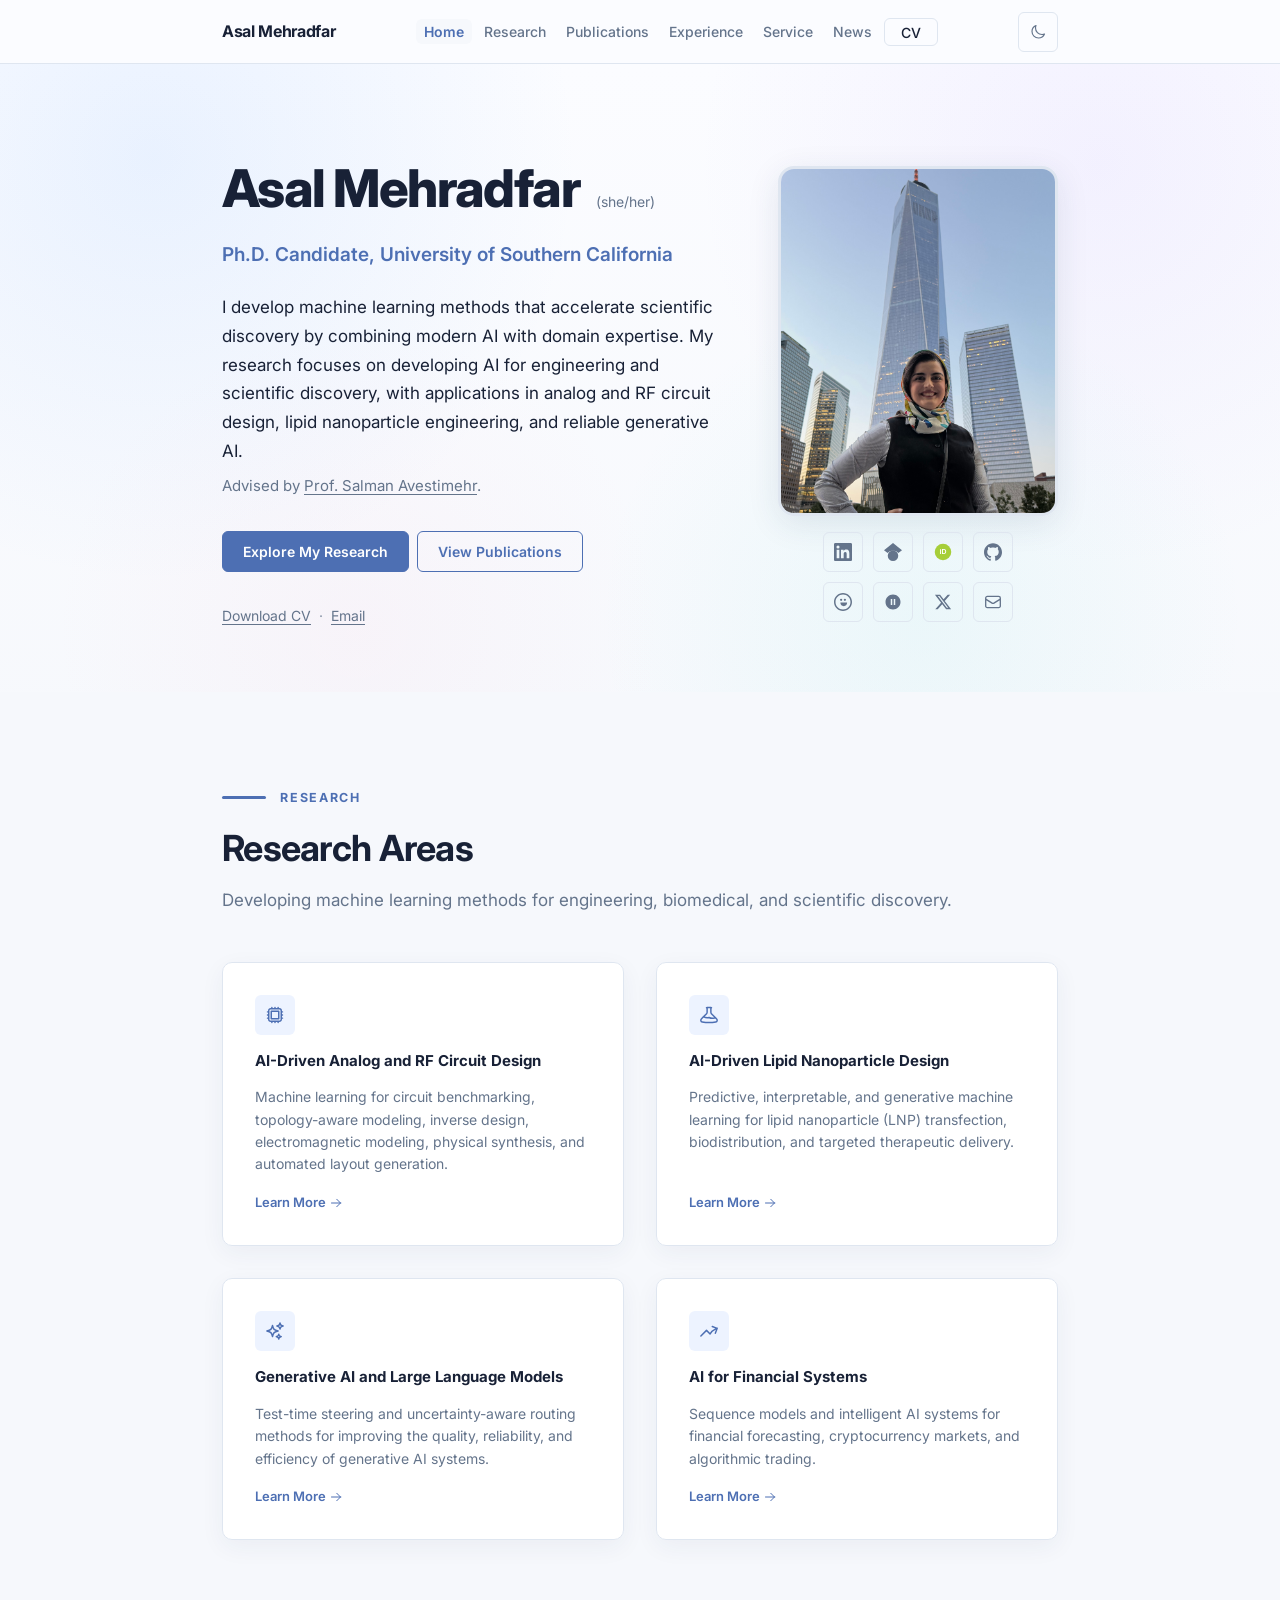
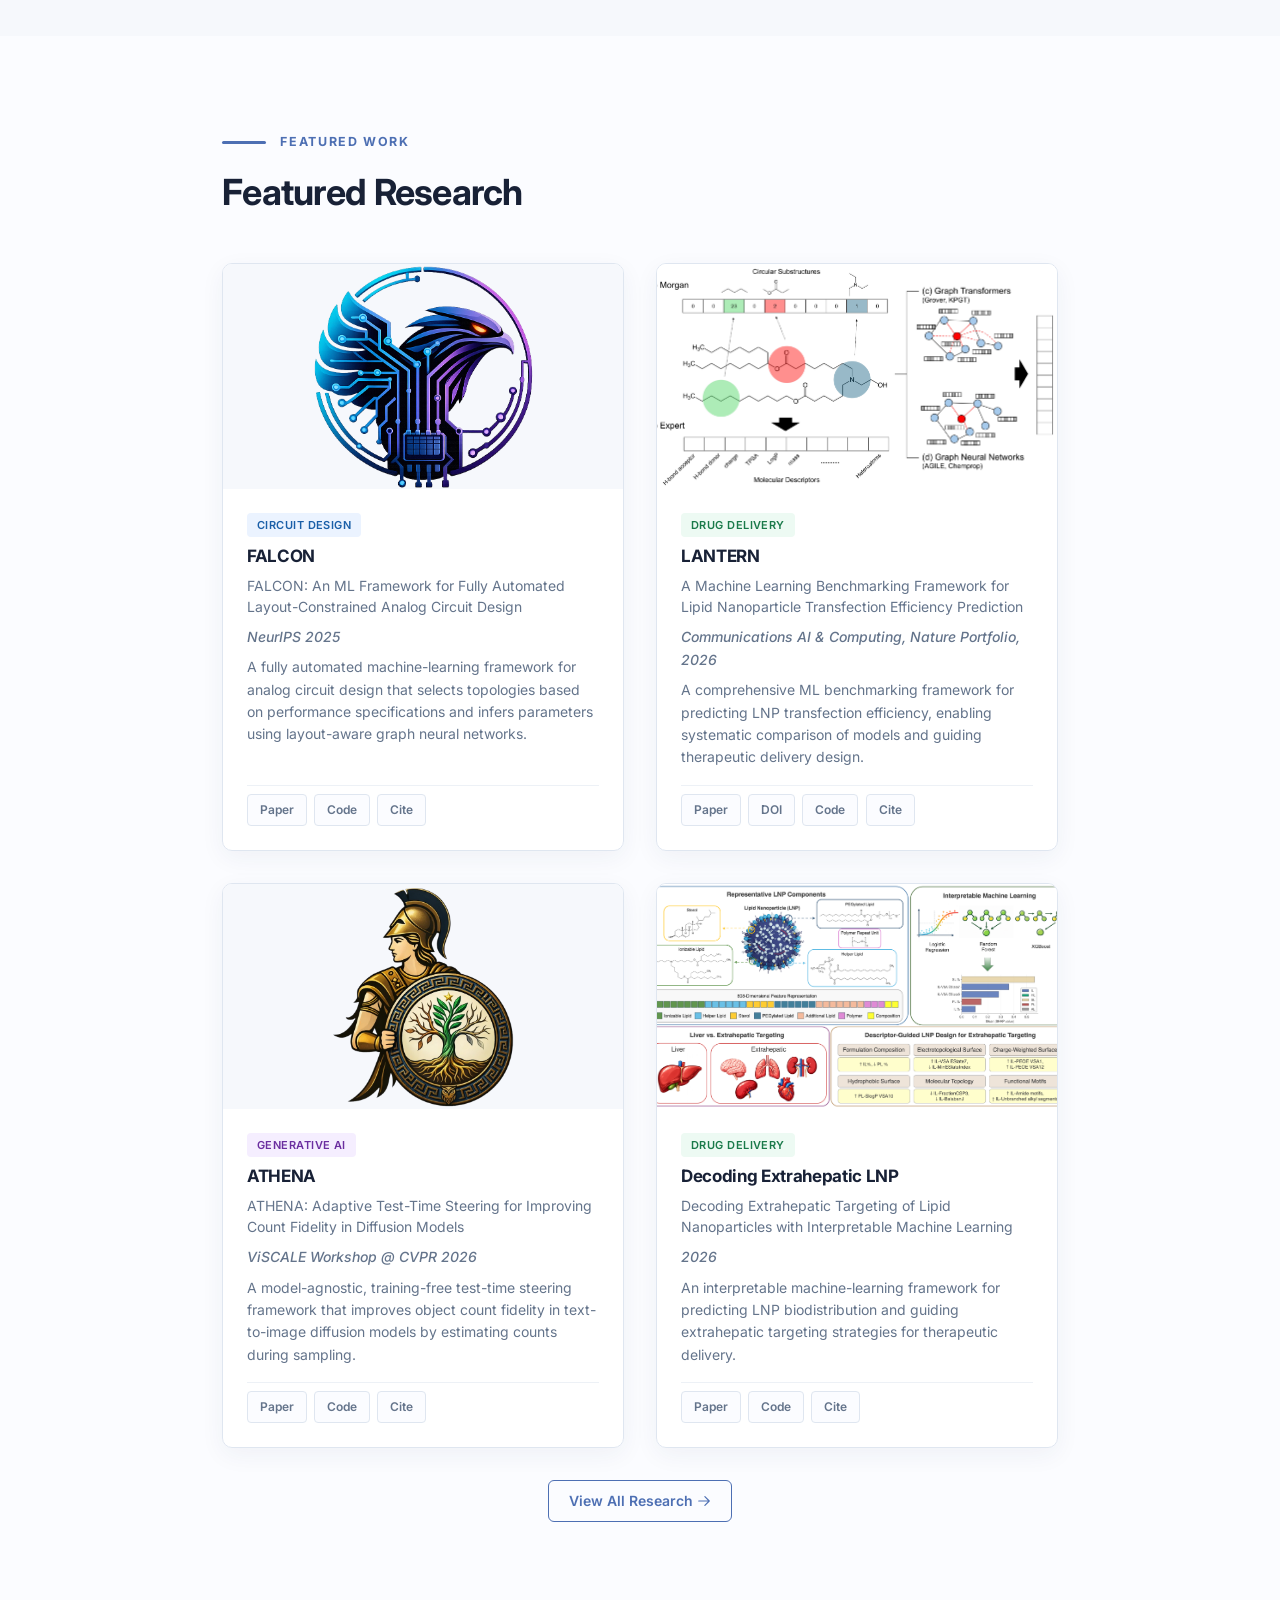
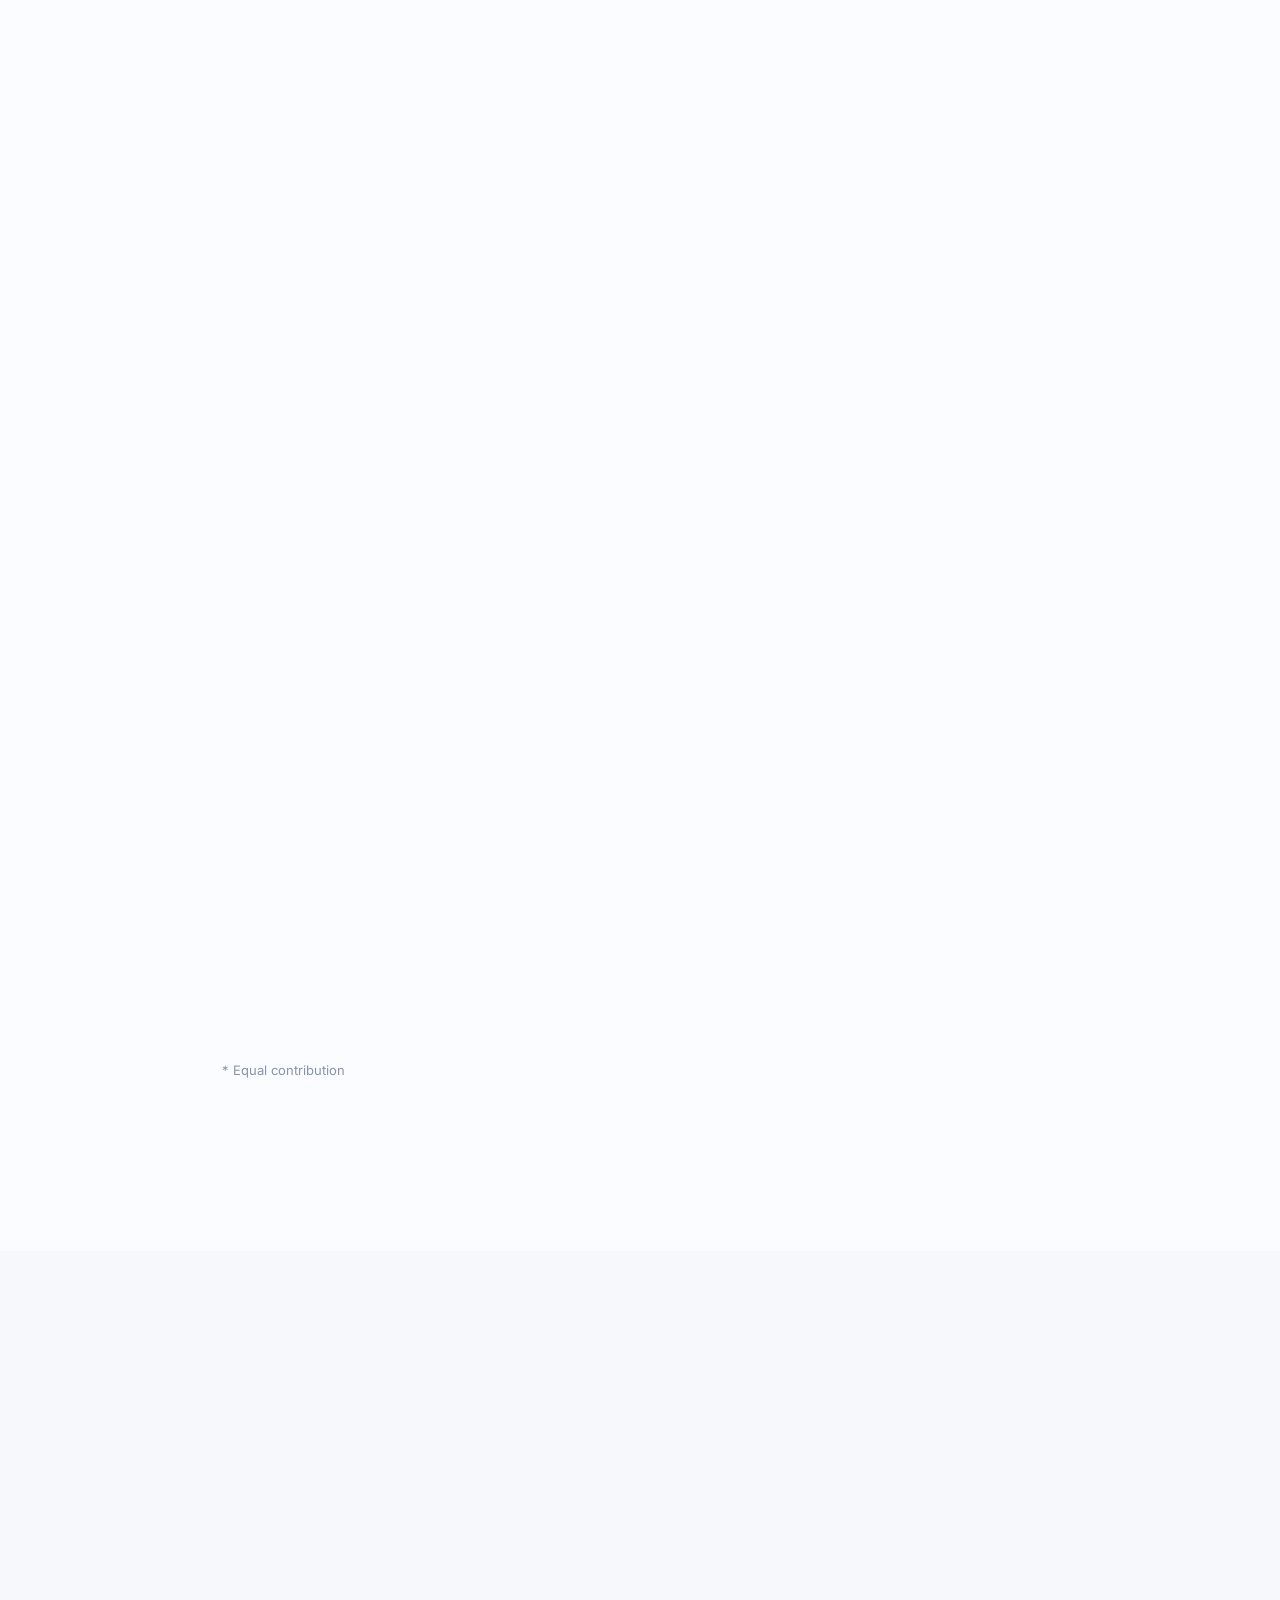
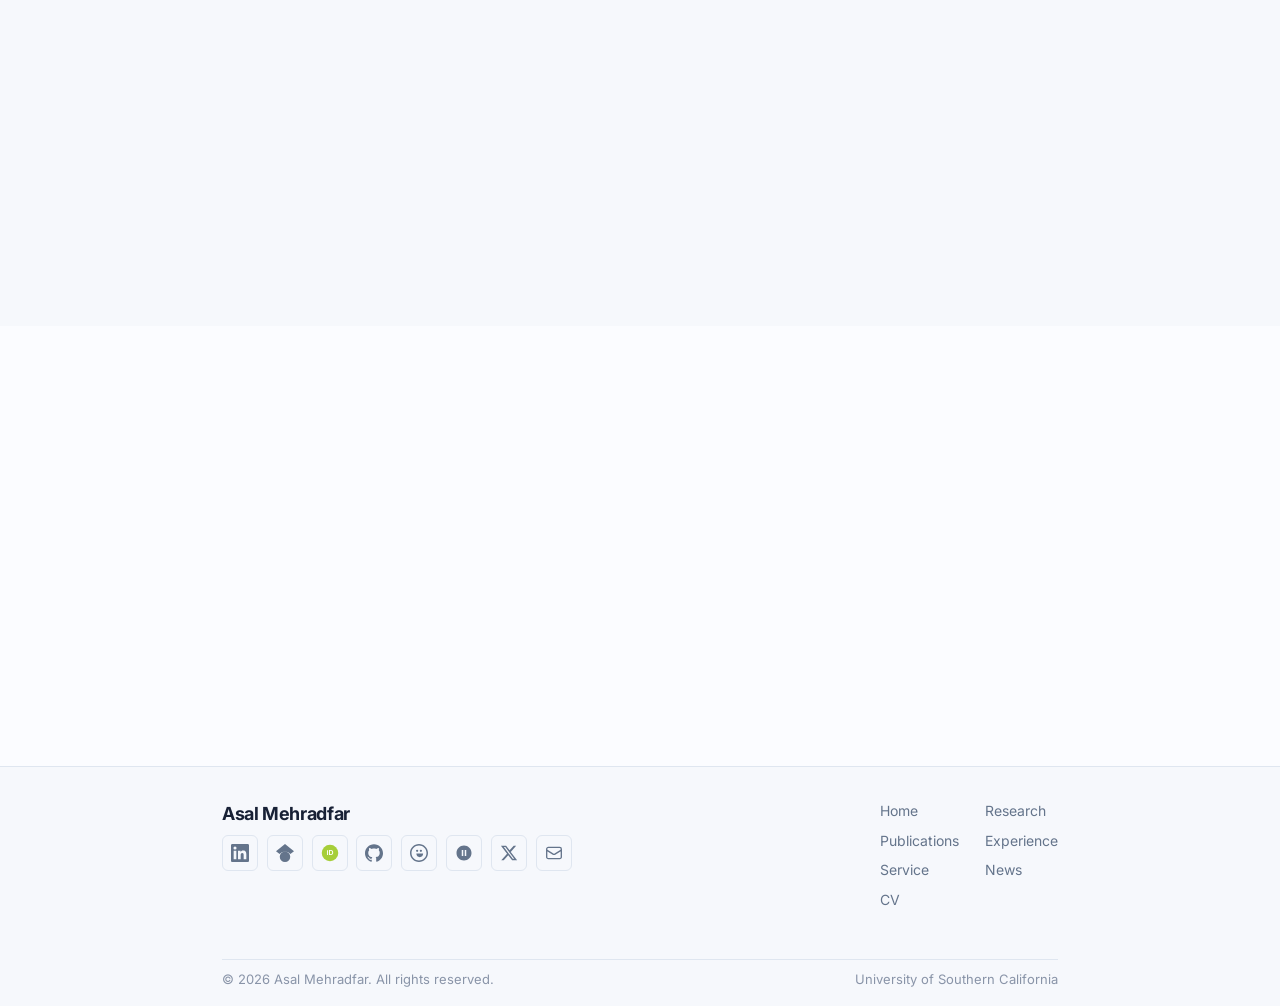
<file: index.html>
<!DOCTYPE html>

<html data-theme="light" lang="en">
<head>
<!-- ============================================================
       Asal Mehradfar | AI for Scientific Discovery
       Homepage — index.html
       ============================================================ -->
<!-- THEME FLASH PREVENTION: Must be first script in <head> -->
<script>
    (function() {
      var stored = localStorage.getItem('theme');
      var preferred = stored || (window.matchMedia('(prefers-color-scheme: dark)').matches ? 'dark' : 'light');
      document.documentElement.setAttribute('data-theme', preferred);
    })();
  </script>
<meta charset="utf-8"/>
<meta content="width=device-width, initial-scale=1.0" name="viewport"/>
<meta content="IE=edge" http-equiv="X-UA-Compatible"/>
<!-- SEO -->
<title>Asal Mehradfar's Website</title>
<meta content="Asal Mehradfar is a Ph.D. candidate at USC developing machine-learning methods for scientific discovery, analog and RF circuit design, lipid nanoparticle delivery, generative AI, and intelligent systems." name="description"/>
<meta content="index, follow" name="robots"/>
<link href="https://asalmehradfar.github.io/" rel="canonical"/>
<!-- Open Graph -->
<meta content="website" property="og:type"/>
<meta content="https://asalmehradfar.github.io/" property="og:url"/>
<meta content="Asal Mehradfar's Website" property="og:title"/>
<meta content="Asal Mehradfar is a Ph.D. candidate at USC developing machine-learning methods for scientific discovery, analog and RF circuit design, lipid nanoparticle delivery, generative AI, and intelligent systems." property="og:description"/>
<meta content="assets/images/social-preview.webp" property="og:image"/>
<meta content="Asal Mehradfar" property="og:site_name"/>
<!-- Twitter/X Card -->
<meta content="summary_large_image" name="twitter:card"/>
<meta content="@AsalMehradfar" name="twitter:site"/>
<meta content="@AsalMehradfar" name="twitter:creator"/>
<meta content="Asal Mehradfar's Website" name="twitter:title"/>
<meta content="Ph.D. candidate at USC developing ML methods for scientific discovery." name="twitter:description"/>
<meta content="assets/images/social-preview.webp" name="twitter:image"/>
<!-- Theme color -->
<meta content="#F8FAFC" media="(prefers-color-scheme: light)" name="theme-color"/>
<meta content="#0F172A" media="(prefers-color-scheme: dark)" name="theme-color"/>
<!-- Browser tab icon: add website-icon.png to assets/icons/ -->
<link href="assets/icons/website-icon.png" rel="icon" type="image/png"/>
<link href="assets/icons/website-icon.png" rel="apple-touch-icon"/>
<!-- Google Fonts -->
<link href="https://fonts.googleapis.com" rel="preconnect"/>
<link crossorigin="" href="https://fonts.gstatic.com" rel="preconnect"/>
<link href="https://fonts.googleapis.com/css2?family=Inter:wght@300;400;500;600;700&amp;display=swap" rel="stylesheet"/>
<!-- JSON-LD Structured Data (Person schema) -->
<script type="application/ld+json">
  {
    "@context": "https://schema.org",
    "@type": "Person",
    "name": "Asal Mehradfar",
    "jobTitle": "Ph.D. Candidate in Electrical Engineering",
    "affiliation": {
      "@type": "Organization",
      "name": "University of Southern California"
    },
    "url": "https://asalmehradfar.github.io/",
    "email": "mailto:mehradfa@usc.edu",
    "sameAs": [
      "https://www.linkedin.com/in/asal-mehradfar/",
      "https://scholar.google.com/citations?hl=en&oi=sra&user=vRrC7UMAAAAJ",
      "https://github.com/AsalMehradfar",
      "https://huggingface.co/AsalMehradfar",
      "https://www.semanticscholar.org/author/Asal-Mehradfar/2313475450",
      "https://x.com/AsalMehradfar"
    ],
    "knowsAbout": [
      "Analog and RF Circuit Design",
      "Lipid Nanoparticle Design",
      "Generative AI",
      "Large Language Models",
      "Machine Learning",
      "AI for Scientific Discovery"
    ]
  }
  </script>
<!-- ============================================================
       INLINE STYLES
       Self-contained: all CSS is embedded here.
       To change accent color: update --color-accent and --color-accent-dark.
       To change dark mode colors: update [data-theme="dark"] variables.
       ============================================================ -->
<style>
    /* ============================================================
       CSS CUSTOM PROPERTIES (Design Tokens)
       ============================================================ */
    :root {
      /* Palette — Light Mode */
      --color-bg:           #F8FAFC;       /* cool white */
      --color-bg-alt:       #F1F5F9;       /* cool section variation */
      --color-bg-card:      #FFFFFF;
      --color-text:         #1A1816;       /* near-black */
      --color-text-muted:   #6B6560;       /* muted gray */
      --color-text-subtle:  #9B9490;
      --color-accent:       #315E9B;       /* refined academic blue */
      --color-accent-hover: #244A7C;
      --color-accent-light: #E8F0FA;       /* tint for badges */
      --color-border:       #E5E2DC;
      --color-border-light: #EDEBE6;
      --color-shadow:       rgba(26, 24, 22, 0.06);
      --color-shadow-md:    rgba(26, 24, 22, 0.10);

      /* Typography */
      --font-sans: 'Inter', 'Manrope', 'Source Sans 3', 'IBM Plex Sans', 'DM Sans', system-ui, -apple-system, sans-serif;
      --font-mono: 'IBM Plex Mono', 'Fira Code', 'Cascadia Code', monospace;

      /* Spacing */
      --space-xs:   0.25rem;
      --space-sm:   0.5rem;
      --space-md:   1rem;
      --space-lg:   1.5rem;
      --space-xl:   2rem;
      --space-2xl:  3rem;
      --space-3xl:  4rem;
      --space-4xl:  6rem;

      /* Layout */
      --max-width:        900px;
      --max-width-prose:  72ch;
      --nav-height:       64px;
      --border-radius:    6px;
      --border-radius-lg: 10px;
      --border-radius-xl: 16px;

      /* Transitions */
      --transition-fast:   150ms ease;
      --transition-base:   250ms ease;
      --transition-slow:   350ms ease;
    }

    /* Dark Mode Overrides */
    [data-theme="dark"] {
      --color-bg:           #0F172A;
      --color-bg-alt:       #1C1A17;
      --color-bg-card:      #201E1B;
      --color-text:         #F1F5F9;
      --color-text-muted:   #A09890;
      --color-text-subtle:  #706860;
      --color-accent:       #7FA9E6;       /* soft blue for dark background */
      --color-accent-hover: #C94A62;
      --color-accent-light: #2D1218;
      --color-border:       #2E2B26;
      --color-border-light: #252220;
      --color-shadow:       rgba(0, 0, 0, 0.25);
      --color-shadow-md:    rgba(0, 0, 0, 0.40);
    }

    /* ============================================================
       RESET & BASE
       ============================================================ */
    *, *::before, *::after {
      box-sizing: border-box;
      margin: 0;
      padding: 0;
    }

    html {
      font-size: 16px;
      scroll-behavior: smooth;
      -webkit-text-size-adjust: 100%;
    }

    @media (prefers-reduced-motion: reduce) {
      html { scroll-behavior: auto; }
      *, *::before, *::after {
        animation-duration: 0.01ms !important;
        animation-iteration-count: 1 !important;
        transition-duration: 0.01ms !important;
      }
    }

    body {
      font-family: var(--font-sans);
      font-size: 1rem;
      line-height: 1.65;
      color: var(--color-text);
      background-color: var(--color-bg);
      transition: background-color var(--transition-base), color var(--transition-base);
      -webkit-font-smoothing: antialiased;
      -moz-osx-font-smoothing: grayscale;
    }

    /* Skip link for accessibility */
    .skip-link {
      position: absolute;
      top: -100%;
      left: var(--space-md);
      z-index: 9999;
      padding: var(--space-sm) var(--space-md);
      background: var(--color-accent);
      color: #fff;
      font-weight: 600;
      font-size: 0.875rem;
      border-radius: var(--border-radius);
      text-decoration: none;
      transition: top var(--transition-fast);
    }
    .skip-link:focus {
      top: var(--space-md);
    }

    /* Focus states — WCAG 2.1 AA */
    :focus-visible {
      outline: 2px solid var(--color-accent);
      outline-offset: 3px;
      border-radius: 2px;
    }

    a {
      color: var(--color-accent);
      text-decoration: none;
      transition: color var(--transition-fast);
    }
    a:hover { color: var(--color-accent-hover); }

    img {
      max-width: 100%;
      height: auto;
      display: block;
    }

    ul, ol { list-style: none; }

    /* ============================================================
       TYPOGRAPHY
       ============================================================ */
    h1, h2, h3, h4, h5, h6 {
      font-weight: 700;
      line-height: 1.2;
      color: var(--color-text);
      letter-spacing: -0.02em;
    }

    h1 { font-size: clamp(2rem, 5vw, 3rem); }
    h2 { font-size: clamp(1.5rem, 3.5vw, 2.25rem); }
    h3 { font-size: clamp(1.125rem, 2.5vw, 1.5rem); }
    h4 { font-size: 1.125rem; }

    p { max-width: var(--max-width-prose); }

    .eyebrow {
      font-size: 0.75rem;
      font-weight: 600;
      letter-spacing: 0.1em;
      text-transform: uppercase;
      color: var(--color-accent);
    }

    /* ============================================================
       LAYOUT UTILITIES
       ============================================================ */
    .container {
      width: 100%;
      max-width: var(--max-width);
      margin-inline: auto;
      padding-inline: var(--space-xl);
    }

    @media (max-width: 768px) {
      .container { padding-inline: var(--space-lg); }
    }
    @media (max-width: 430px) {
      .container { padding-inline: var(--space-md); }
    }
    @media (max-width: 375px) {
      .container { padding-inline: var(--space-md); }
    }

    .section {
      padding-block: var(--space-4xl);
    }
    .section--alt {
      background-color: var(--color-bg-alt);
    }

    .section-header {
      margin-bottom: var(--space-2xl);
    }
    .section-header h2 {
      position: relative;
      display: inline-block;
      padding-bottom: var(--space-sm);
    }
    .section-header h2::after {
      content: '';
      position: absolute;
      bottom: 0;
      left: 0;
      width: 2.5rem;
      height: 3px;
      background: var(--color-accent);
      border-radius: 2px;
    }
    .section-header p {
      margin-top: var(--space-md);
      color: var(--color-text-muted);
      font-size: 1.0625rem;
    }

    /* ============================================================
       NAVIGATION
       ============================================================ */
    .site-nav {
      position: sticky;
      top: 0;
      z-index: 100;
      height: var(--nav-height);
      background-color: var(--color-bg);
      border-bottom: 1px solid var(--color-border);
      backdrop-filter: blur(8px);
      -webkit-backdrop-filter: blur(8px);
      transition: background-color var(--transition-base), border-color var(--transition-base);
    }

    .nav-inner {
      display: flex;
      align-items: center;
      justify-content: space-between;
      height: 100%;
      gap: var(--space-lg);
    }

    .nav-logo {
      display: flex;
      flex-direction: column;
      text-decoration: none;
      flex-shrink: 0;
    }
    .nav-logo-name {
      font-size: 1rem;
      font-weight: 700;
      color: var(--color-text);
      letter-spacing: -0.02em;
      line-height: 1.2;
    }
    .nav-logo-tagline {
      font-size: 0.6875rem;
      color: var(--color-text-muted);
      font-weight: 400;
      letter-spacing: 0.02em;
    }
    .nav-logo:hover .nav-logo-name { color: var(--color-accent); }

    .nav-links {
      display: flex;
      align-items: center;
      gap: var(--space-xs);
    }

    .nav-link {
      font-size: 0.875rem;
      font-weight: 500;
      color: var(--color-text-muted);
      padding: var(--space-xs) var(--space-sm);
      border-radius: var(--border-radius);
      transition: color var(--transition-fast), background-color var(--transition-fast);
      white-space: nowrap;
    }
    .nav-link:hover,
    .nav-link[aria-current="page"] {
      color: var(--color-text);
      background-color: var(--color-bg-alt);
    }
    .nav-link[aria-current="page"] {
      color: var(--color-accent);
      font-weight: 600;
    }

    .nav-link--cv {
      border: 1.5px solid var(--color-border);
      color: var(--color-text);
      padding: 0.3rem var(--space-md);
    }
    .nav-link--cv:hover {
      border-color: var(--color-accent);
      color: var(--color-accent);
      background-color: transparent;
    }

    /* Theme toggle */
    .theme-toggle {
      display: flex;
      align-items: center;
      justify-content: center;
      width: 40px;
      height: 40px;
      border: 1.5px solid var(--color-border);
      border-radius: var(--border-radius);
      background: transparent;
      color: var(--color-text-muted);
      cursor: pointer;
      transition: color var(--transition-fast), border-color var(--transition-fast), background-color var(--transition-fast);
      flex-shrink: 0;
    }
    .theme-toggle:hover {
      color: var(--color-text);
      border-color: var(--color-accent);
      background-color: var(--color-accent-light);
    }
    .theme-toggle svg { width: 16px; height: 16px; }
    .icon-sun { display: none; }
    .icon-moon { display: block; }
    [data-theme="dark"] .icon-sun { display: block; }
    [data-theme="dark"] .icon-moon { display: none; }

    /* Hamburger */
    .nav-hamburger {
      display: none;
      flex-direction: column;
      justify-content: center;
      align-items: center;
      width: 36px;
      height: 36px;
      border: 1.5px solid var(--color-border);
      border-radius: var(--border-radius);
      background: transparent;
      cursor: pointer;
      gap: 5px;
      transition: border-color var(--transition-fast);
    }
    .nav-hamburger:hover { border-color: var(--color-accent); }
    .nav-hamburger span {
      display: block;
      width: 18px;
      height: 1.5px;
      background: var(--color-text);
      border-radius: 2px;
      transition: transform var(--transition-base), opacity var(--transition-base);
    }
    .nav-hamburger[aria-expanded="true"] span:nth-child(1) { transform: translateY(6.5px) rotate(45deg); }
    .nav-hamburger[aria-expanded="true"] span:nth-child(2) { opacity: 0; }
    .nav-hamburger[aria-expanded="true"] span:nth-child(3) { transform: translateY(-6.5px) rotate(-45deg); }

    /* Mobile drawer */
    .nav-mobile {
      display: none;
      position: fixed;
      inset: var(--nav-height) 0 0 0;
      background: var(--color-bg);
      border-top: 1px solid var(--color-border);
      z-index: 99;
      padding: var(--space-lg);
      flex-direction: column;
      gap: var(--space-xs);
      overflow-y: auto;
    }
    .nav-mobile.is-open { display: flex; }
    .nav-mobile .nav-link {
      font-size: 1rem;
      padding: var(--space-sm) var(--space-md);
    }
    .nav-mobile-footer {
      margin-top: auto;
      padding-top: var(--space-lg);
      border-top: 1px solid var(--color-border);
      display: flex;
      align-items: center;
      gap: var(--space-md);
    }

    @media (max-width: 768px) {
      .nav-links { display: none; }
      .nav-hamburger { display: flex; }
    }

    /* ============================================================
       BUTTONS
       ============================================================ */
    .btn {
      display: inline-flex;
      align-items: center;
      gap: var(--space-xs);
      padding: 0.625rem 1.25rem;
      font-size: 0.875rem;
      font-weight: 600;
      border-radius: var(--border-radius);
      border: 1.5px solid transparent;
      cursor: pointer;
      text-decoration: none;
      transition: background-color var(--transition-fast), color var(--transition-fast), border-color var(--transition-fast), transform var(--transition-fast), box-shadow var(--transition-fast);
      white-space: nowrap;
      line-height: 1.4;
    }
    .btn:hover { transform: translateY(-1px); }
    .btn:active { transform: translateY(0); }

    .btn--primary {
      background: var(--color-accent);
      color: #fff;
      border-color: var(--color-accent);
    }
    .btn--primary:hover {
      background: var(--color-accent-hover);
      border-color: var(--color-accent-hover);
      color: #fff;
      box-shadow: 0 4px 12px rgba(155, 27, 48, 0.25);
    }

    .btn--secondary {
      background: transparent;
      color: var(--color-accent);
      border-color: var(--color-accent);
    }
    .btn--secondary:hover {
      background: var(--color-accent-light);
      color: var(--color-accent);
    }

    .btn--ghost {
      background: transparent;
      color: var(--color-text-muted);
      border-color: var(--color-border);
    }
    .btn--ghost:hover {
      color: var(--color-text);
      border-color: var(--color-text-muted);
      background: var(--color-bg-alt);
    }

    .btn--sm {
      padding: 0.375rem 0.875rem;
      font-size: 0.8125rem;
    }

    .btn-group {
      display: flex;
      flex-wrap: wrap;
      gap: var(--space-sm);
      align-items: center;
    }

    /* Resource buttons (Paper, Code, DOI, etc.) */
    .resource-btn {
      display: inline-flex;
      align-items: center;
      gap: 0.3rem;
      padding: 0.25rem 0.625rem;
      font-size: 0.75rem;
      font-weight: 600;
      border-radius: 4px;
      border: 1px solid var(--color-border);
      color: var(--color-text-muted);
      background: var(--color-bg);
      text-decoration: none;
      transition: color var(--transition-fast), border-color var(--transition-fast), background-color var(--transition-fast);
      white-space: nowrap;
    }
    .resource-btn:hover {
      color: var(--color-accent);
      border-color: var(--color-accent);
      background: var(--color-accent-light);
    }
    .resource-btn svg { width: 12px; height: 12px; flex-shrink: 0; }

    /* ============================================================
       BADGES / CATEGORY LABELS
       ============================================================ */
    .badge {
      display: inline-flex;
      align-items: center;
      padding: 0.2rem 0.625rem;
      font-size: 0.6875rem;
      font-weight: 600;
      letter-spacing: 0.04em;
      text-transform: uppercase;
      border-radius: 4px;
      white-space: nowrap;
    }
    .badge--circuits   { background: #EBF3FF; color: #1A5FA8; }
    .badge--drug       { background: #EDFAF3; color: #1A7A4A; }
    .badge--genai      { background: #F5EEFF; color: #6B2FA0; }
    .badge--llm        { background: #FFF4E5; color: #A05A00; }
    .badge--finance    { background: #FFF0F0; color: #A01A1A; }
    .badge--neurips    { background: #FFF4E5; color: #A05A00; }

    [data-theme="dark"] .badge--circuits   { background: #0D2040; color: #7AB3F0; }
    [data-theme="dark"] .badge--drug       { background: #0D2A1A; color: #5AC890; }
    [data-theme="dark"] .badge--genai      { background: #1E0D35; color: #C090F0; }
    [data-theme="dark"] .badge--llm        { background: #2A1A00; color: #F0A040; }
    [data-theme="dark"] .badge--finance    { background: #2A0D0D; color: #F07070; }
    [data-theme="dark"] .badge--neurips    { background: #2A1A00; color: #F0A040; }

    /* ============================================================
       HERO SECTION
       ============================================================ */
    .hero {
      padding-block: var(--space-4xl) var(--space-3xl);
      overflow: hidden;
    }

    .hero-inner {
      display: grid;
      grid-template-columns: 1fr auto;
      gap: var(--space-3xl);
      align-items: center;
    }

    .hero-content { max-width: 640px; }

    .hero-name-block {
      margin-bottom: var(--space-lg);
    }

    .hero-name {
      font-size: clamp(2.25rem, 5vw, 3.25rem);
      font-weight: 800;
      letter-spacing: -0.03em;
      line-height: 1.1;
      color: var(--color-text);
    }

    .hero-pronouns {
      font-size: 0.875rem;
      color: var(--color-text-muted);
      font-weight: 400;
      margin-left: var(--space-sm);
      letter-spacing: 0;
    }

    .hero-headline {
      font-size: clamp(1.125rem, 2.5vw, 1.5rem);
      font-weight: 600;
      color: var(--color-accent);
      letter-spacing: -0.01em;
      margin-bottom: var(--space-sm);
    }

    .hero-position {
      font-size: 1.1875rem;
      font-weight: 600;
      line-height: 1.45;
      color: var(--color-accent);
      margin-bottom: var(--space-lg);
    }

    .hero-statement {
      font-size: 1.0625rem;
      line-height: 1.7;
      color: var(--color-text);
      margin-bottom: var(--space-sm);
      max-width: 58ch;
    }

    .hero-advisor {
      font-size: 0.9375rem;
      color: var(--color-text-muted);
      margin-bottom: var(--space-xl);
    }
    .hero-advisor a {
      color: var(--color-text-muted);
      text-decoration: underline;
      text-underline-offset: 3px;
    }
    .hero-advisor a:hover { color: var(--color-accent); }

    .hero-buttons {
      display: flex;
      flex-wrap: wrap;
      gap: var(--space-sm);
      margin-bottom: var(--space-xl);
    }

    .hero-secondary-links {
      display: flex;
      align-items: center;
      gap: var(--space-sm);
      font-size: 0.875rem;
      color: var(--color-text-subtle);
    }
    .hero-secondary-links a {
      color: var(--color-text-muted);
      text-decoration: underline;
      text-underline-offset: 3px;
    }
    .hero-secondary-links a:hover {
      color: var(--color-accent);
    }

    /* Social icons row */
    .hero-social {
      display: grid;
      grid-template-columns: repeat(4, 40px);
      align-items: center;
      justify-content: center;
      gap: 0.625rem;
      width: 100%;
      max-width: 280px;
    }

    .social-icon-link {
      display: flex;
      align-items: center;
      justify-content: center;
      width: 40px;
      height: 40px;
      border-radius: var(--border-radius);
      border: 1.5px solid var(--color-border);
      color: var(--color-text-muted);
      transition: color var(--transition-fast), border-color var(--transition-fast), background-color var(--transition-fast);
      position: relative;
    }
    .social-icon-link:hover {
      color: var(--color-accent);
      border-color: var(--color-accent);
      background: var(--color-accent-light);
    }
    .social-icon-link svg { width: 18px; height: 18px; }

    /* Tooltip */
    .social-icon-link::after {
      content: attr(data-tooltip);
      position: absolute;
      bottom: calc(100% + 6px);
      left: 50%;
      transform: translateX(-50%);
      background: var(--color-text);
      color: var(--color-bg);
      font-size: 0.6875rem;
      font-weight: 500;
      padding: 3px 8px;
      border-radius: 4px;
      white-space: nowrap;
      pointer-events: none;
      opacity: 0;
      transition: opacity var(--transition-fast);
    }
    .social-icon-link:hover::after { opacity: 1; }

    /* Profile photo */
    .hero-photo-wrap {
      flex-shrink: 0;
      display: flex;
      flex-direction: column;
      align-items: center;
      gap: var(--space-md);
    }

    .hero-photo {
      width: 280px;
      height: 350px;
      object-fit: cover;
      border-radius: var(--border-radius-xl);
      border: 3px solid var(--color-border);
      box-shadow: 0 8px 32px var(--color-shadow-md);
      transition: border-color var(--transition-base);
    }

    .hero-photo-placeholder {
      width: 280px;
      height: 350px;
      border-radius: var(--border-radius-xl);
      border: 3px solid var(--color-border);
      background: var(--color-bg-alt);
      display: flex;
      flex-direction: column;
      align-items: center;
      justify-content: center;
      gap: var(--space-sm);
      color: var(--color-text-subtle);
      font-size: 0.875rem;
    }
    .hero-photo-placeholder svg {
      width: 48px;
      height: 48px;
      opacity: 0.4;
    }

    @media (max-width: 768px) {
      .hero-inner {
        grid-template-columns: 1fr;
        gap: var(--space-xl);
      }
      .hero-photo-wrap {
        order: -1;
        display: flex;
        justify-content: center;
      }
      .hero-photo,
      .hero-photo-placeholder {
        width: 180px;
        height: 225px;
      }
    }

    @media (max-width: 430px) {
      .hero { padding-block: var(--space-2xl) var(--space-xl); }
      .hero-photo,
      .hero-photo-placeholder {
        width: 160px;
        height: 200px;
      }
    }

    /* ============================================================
       CREDIBILITY STRIP
       ============================================================ */
    .credibility-strip {
      border-top: 1px solid var(--color-border);
      border-bottom: 1px solid var(--color-border);
      background: var(--color-bg-alt);
      padding-block: var(--space-lg);
    }

    .credibility-inner {
      display: flex;
      align-items: center;
      justify-content: center;
      flex-wrap: wrap;
      gap: var(--space-xl);
    }

    .credibility-item {
      display: flex;
      align-items: center;
      gap: var(--space-sm);
      font-size: 0.8125rem;
      font-weight: 600;
      color: var(--color-text-muted);
      letter-spacing: 0.03em;
      white-space: nowrap;
    }

    .credibility-dot {
      width: 5px;
      height: 5px;
      border-radius: 50%;
      background: var(--color-accent);
      flex-shrink: 0;
    }

    .credibility-divider {
      width: 1px;
      height: 20px;
      background: var(--color-border);
    }

    @media (max-width: 768px) {
      .credibility-inner { gap: var(--space-lg); }
      .credibility-divider { display: none; }
    }

    /* ============================================================
       ABOUT PREVIEW
       ============================================================ */
    .about-preview-inner {
      display: grid;
      grid-template-columns: 1fr auto;
      gap: var(--space-3xl);
      align-items: start;
    }

    .about-bio {
      font-size: 1.0625rem;
      line-height: 1.75;
      color: var(--color-text);
      max-width: 68ch;
    }

    .about-link-wrap {
      padding-top: var(--space-lg);
    }

    @media (max-width: 768px) {
      .about-preview-inner {
        grid-template-columns: 1fr;
        gap: var(--space-xl);
      }
    }

    /* ============================================================
       RESEARCH PREVIEW CARDS
       ============================================================ */
    .research-grid {
      display: grid;
      grid-template-columns: repeat(4, 1fr);
      gap: var(--space-lg);
    }

    .research-card {
      background: var(--color-bg-card);
      border: 1px solid var(--color-border);
      border-radius: var(--border-radius-lg);
      padding: var(--space-xl);
      text-decoration: none;
      display: flex;
      flex-direction: column;
      gap: var(--space-md);
      transition: border-color var(--transition-fast), box-shadow var(--transition-fast), transform var(--transition-fast);
    }
    .research-card:hover {
      border-color: var(--color-accent);
      box-shadow: 0 4px 20px var(--color-shadow-md);
      transform: translateY(-2px);
    }

    .research-card-icon {
      width: 40px;
      height: 40px;
      border-radius: var(--border-radius);
      background: var(--color-accent-light);
      display: flex;
      align-items: center;
      justify-content: center;
      color: var(--color-accent);
      flex-shrink: 0;
    }
    .research-card-icon svg { width: 20px; height: 20px; }

    .research-card-title {
      font-size: 0.9375rem;
      font-weight: 700;
      color: var(--color-text);
      line-height: 1.3;
    }

    .research-card-desc {
      font-size: 0.875rem;
      color: var(--color-text-muted);
      line-height: 1.6;
      flex: 1;
    }

    .research-card-arrow {
      font-size: 0.8125rem;
      font-weight: 600;
      color: var(--color-accent);
      display: flex;
      align-items: center;
      gap: 4px;
      margin-top: auto;
    }

    @media (max-width: 1024px) {
      .research-grid { grid-template-columns: repeat(2, 1fr); }
    }
    @media (max-width: 430px) {
      .research-grid { grid-template-columns: 1fr; }
    }

    /* ============================================================
       SELECTED PROJECTS
       ============================================================ */
    .projects-grid {
      display: grid;
      grid-template-columns: repeat(3, 1fr);
      gap: var(--space-xl);
    }

    .project-card {
      background: var(--color-bg-card);
      border: 1px solid var(--color-border);
      border-radius: var(--border-radius-lg);
      overflow: hidden;
      display: flex;
      flex-direction: column;
      transition: border-color var(--transition-fast), box-shadow var(--transition-fast), transform var(--transition-fast);
    }
    .project-card:hover {
      border-color: var(--color-accent);
      box-shadow: 0 6px 24px var(--color-shadow-md);
      transform: translateY(-3px);
    }

    .project-card-image {
      width: 100%;
      aspect-ratio: 16 / 9;
      object-fit: cover;
      background: var(--color-bg-alt);
      transition: transform var(--transition-slow);
    }
    .project-card:hover .project-card-image {
      transform: scale(1.03);
    }

    .project-card-image-wrap {
      overflow: hidden;
      position: relative;
    }

    .project-card-placeholder {
      width: 100%;
      aspect-ratio: 16 / 9;
      background: var(--color-bg-alt);
      display: flex;
      align-items: center;
      justify-content: center;
      color: var(--color-text-subtle);
      font-size: 0.75rem;
      font-weight: 500;
    }

    .project-card-body {
      padding: var(--space-lg);
      display: flex;
      flex-direction: column;
      gap: var(--space-sm);
      flex: 1;
    }

    .project-card-meta {
      display: flex;
      align-items: center;
      gap: var(--space-sm);
      flex-wrap: wrap;
    }

    .project-card-name {
      font-size: 1.0625rem;
      font-weight: 700;
      color: var(--color-text);
      line-height: 1.3;
    }

    .project-card-title {
      font-size: 0.875rem;
      color: var(--color-text-muted);
      line-height: 1.5;
    }

    .project-card-venue {
      font-size: 0.8125rem;
      color: var(--color-text-subtle);
      font-style: italic;
    }

    .project-card-summary {
      font-size: 0.875rem;
      color: var(--color-text-muted);
      line-height: 1.6;
      flex: 1;
    }

    .project-card-footer {
      display: flex;
      align-items: center;
      justify-content: space-between;
      flex-wrap: wrap;
      gap: var(--space-sm);
      padding-top: var(--space-sm);
      border-top: 1px solid var(--color-border-light);
      margin-top: var(--space-sm);
    }

    .project-card-links {
      display: flex;
      flex-wrap: wrap;
      gap: var(--space-xs);
    }

    @media (max-width: 1024px) {
      .projects-grid { grid-template-columns: repeat(2, 1fr); }
    }
    @media (max-width: 600px) {
      .projects-grid { grid-template-columns: 1fr; }
    }

    /* ============================================================
       NEWS SECTION
       ============================================================ */
    .news-list {
      display: flex;
      flex-direction: column;
      gap: 0;
      border: 1px solid var(--color-border);
      border-radius: var(--border-radius-lg);
      overflow: hidden;
    }

    /* HOW TO ADD A NEWS ITEM:
       Copy one .news-item block and paste it at the top of .news-list.
       Update the date, headline, description, and links.
       To add a LinkedIn post link, uncomment the .news-linkedin-link element
       and replace [ADD LINKEDIN POST URL] with the actual URL. */
    .news-item {
      display: grid;
      grid-template-columns: 120px 1fr;
      gap: var(--space-lg);
      padding: var(--space-lg) var(--space-xl);
      border-bottom: 1px solid var(--color-border-light);
      background: var(--color-bg-card);
      transition: background-color var(--transition-fast);
    }
    .news-item:last-child { border-bottom: none; }
    .news-item:hover { background: var(--color-bg-alt); }

    .news-date {
      font-size: 0.8125rem;
      font-weight: 600;
      color: var(--color-accent);
      padding-top: 2px;
      white-space: nowrap;
    }

    .news-content { display: flex; flex-direction: column; gap: var(--space-xs); }

    .news-headline {
      font-size: 0.9375rem;
      font-weight: 600;
      color: var(--color-text);
      line-height: 1.4;
    }

    .news-links {
      display: flex;
      flex-wrap: wrap;
      gap: var(--space-sm);
      margin-top: var(--space-xs);
    }

    .news-link {
      font-size: 0.8125rem;
      color: var(--color-accent);
      text-decoration: underline;
      text-underline-offset: 3px;
    }
    .news-link:hover { color: var(--color-accent-hover); }

    /* LinkedIn link — optional, add when URL is available */
    .news-linkedin-link {
      font-size: 0.8125rem;
      color: var(--color-text-muted);
      display: inline-flex;
      align-items: center;
      gap: 4px;
    }
    .news-linkedin-link:hover { color: #0A66C2; }
    .news-linkedin-link svg { width: 12px; height: 12px; }

    .news-footer {
      margin-top: var(--space-xl);
      display: flex;
      justify-content: flex-end;
    }

    @media (max-width: 600px) {
      .news-item {
        grid-template-columns: 1fr;
        gap: var(--space-xs);
        padding: var(--space-md) var(--space-lg);
      }
    }

    /* ============================================================
       FEATURED PUBLICATIONS
       ============================================================ */
    .pub-list {
      display: flex;
      flex-direction: column;
      gap: var(--space-lg);
    }

    .pub-item {
      background: var(--color-bg-card);
      border: 1px solid var(--color-border);
      border-radius: var(--border-radius-lg);
      padding: var(--space-xl);
      display: flex;
      flex-direction: column;
      gap: var(--space-sm);
      transition: border-color var(--transition-fast), box-shadow var(--transition-fast);
    }
    .pub-item:hover {
      border-color: var(--color-accent);
      box-shadow: 0 2px 12px var(--color-shadow);
    }

    .pub-item-header {
      display: flex;
      align-items: flex-start;
      gap: var(--space-md);
      flex-wrap: wrap;
    }

    .pub-item-title {
      font-size: 1rem;
      font-weight: 700;
      color: var(--color-text);
      line-height: 1.4;
      flex: 1;
      min-width: 200px;
    }
    .pub-item-title a {
      color: var(--color-text);
      text-decoration: none;
    }
    .pub-item-title a:hover { color: var(--color-accent); }

    .pub-item-authors {
      font-size: 0.875rem;
      color: var(--color-text-muted);
      line-height: 1.5;
    }
    .pub-item-authors strong { color: var(--color-text); font-weight: 600; }

    .pub-item-venue {
      font-size: 0.875rem;
      color: var(--color-text-subtle);
      font-style: italic;
    }

    .pub-item-footer {
      display: flex;
      align-items: center;
      flex-wrap: wrap;
      gap: var(--space-sm);
      margin-top: var(--space-xs);
    }

    .pub-footer-link {
      margin-top: var(--space-xl);
      display: flex;
      justify-content: flex-end;
    }

    /* ============================================================
       HONORS & AWARDS
       ============================================================ */
    .awards-grid {
      display: grid;
      grid-template-columns: repeat(3, 1fr);
      gap: var(--space-lg);
    }

    .award-item {
      background: var(--color-bg-card);
      border: 1px solid var(--color-border);
      border-radius: var(--border-radius-lg);
      padding: var(--space-xl);
      display: flex;
      flex-direction: column;
      gap: var(--space-sm);
    }

    .award-year {
      font-size: 0.75rem;
      font-weight: 700;
      letter-spacing: 0.08em;
      color: var(--color-accent);
      text-transform: uppercase;
    }

    .award-title {
      font-size: 0.9375rem;
      font-weight: 700;
      color: var(--color-text);
      line-height: 1.3;
    }

    .award-org {
      font-size: 0.8125rem;
      color: var(--color-text-muted);
    }

    @media (max-width: 768px) {
      .awards-grid { grid-template-columns: 1fr; }
    }

    /* ============================================================
       CONTACT CTA
       ============================================================ */
    .contact-cta {
      text-align: center;
      padding-block: var(--space-4xl);
    }

    .contact-cta-inner {
      max-width: 600px;
      margin-inline: auto;
      display: flex;
      flex-direction: column;
      align-items: center;
      gap: var(--space-lg);
    }

    .contact-cta h2 {
      font-size: clamp(1.5rem, 3vw, 2rem);
    }

    .contact-cta p {
      font-size: 1.0625rem;
      color: var(--color-text-muted);
      line-height: 1.7;
      max-width: 52ch;
      text-align: center;
    }

    /* ============================================================
       FOOTER
       ============================================================ */
    .site-footer {
      background: var(--color-bg-alt);
      border-top: 1px solid var(--color-border);
      padding-block: var(--space-3xl) var(--space-xl);
    }

    .footer-inner {
      display: grid;
      grid-template-columns: 1fr auto;
      gap: var(--space-3xl);
      align-items: start;
      margin-bottom: var(--space-2xl);
    }

    .footer-brand-name {
      font-size: 1.125rem;
      font-weight: 700;
      color: var(--color-text);
      letter-spacing: -0.02em;
    }

    .footer-brand-tagline {
      font-size: 0.875rem;
      color: var(--color-text-muted);
      margin-top: var(--space-xs);
    }

    .footer-social {
      display: flex;
      gap: var(--space-sm);
      margin-top: var(--space-lg);
      flex-wrap: wrap;
    }

    .footer-nav {
      display: flex;
      flex-direction: column;
      gap: var(--space-xs);
    }

    .footer-nav-link {
      font-size: 0.875rem;
      color: var(--color-text-muted);
      text-decoration: none;
      transition: color var(--transition-fast);
    }
    .footer-nav-link:hover { color: var(--color-accent); }

    .footer-bottom {
      border-top: 1px solid var(--color-border);
      padding-top: var(--space-lg);
      display: flex;
      align-items: center;
      justify-content: space-between;
      flex-wrap: wrap;
      gap: var(--space-md);
    }

    .footer-copyright {
      font-size: 0.8125rem;
      color: var(--color-text-subtle);
    }

    @media (max-width: 768px) {
      .footer-inner {
        grid-template-columns: 1fr;
        gap: var(--space-xl);
      }
    }

    /* ============================================================
       SECTION REVEAL ANIMATION
       ============================================================ */
    .reveal {
      opacity: 0;
      transform: translateY(16px);
      transition: opacity var(--transition-slow), transform var(--transition-slow);
    }
    .reveal.is-visible {
      opacity: 1;
      transform: translateY(0);
    }
    @media (prefers-reduced-motion: reduce) {
      .reveal {
        opacity: 1;
        transform: none;
        transition: none;
      }
    }

    /* ============================================================
       BIBTEX MODAL
       ============================================================ */
    .bibtex-modal-overlay {
      display: none;
      position: fixed;
      inset: 0;
      background: rgba(0, 0, 0, 0.55);
      z-index: 200;
      align-items: center;
      justify-content: center;
      padding: var(--space-lg);
    }
    .bibtex-modal-overlay.is-open {
      display: flex;
    }

    .bibtex-modal {
      background: var(--color-bg-card);
      border: 1px solid var(--color-border);
      border-radius: var(--border-radius-xl);
      padding: var(--space-xl);
      max-width: 640px;
      width: 100%;
      max-height: 80vh;
      overflow-y: auto;
      display: flex;
      flex-direction: column;
      gap: var(--space-md);
      box-shadow: 0 20px 60px rgba(0, 0, 0, 0.3);
    }

    .bibtex-modal-header {
      display: flex;
      align-items: center;
      justify-content: space-between;
    }

    .bibtex-modal-title {
      font-size: 1rem;
      font-weight: 700;
      color: var(--color-text);
    }

    .bibtex-modal-close {
      width: 32px;
      height: 32px;
      border: 1px solid var(--color-border);
      border-radius: var(--border-radius);
      background: transparent;
      color: var(--color-text-muted);
      cursor: pointer;
      display: flex;
      align-items: center;
      justify-content: center;
      transition: color var(--transition-fast), border-color var(--transition-fast);
    }
    .bibtex-modal-close:hover { color: var(--color-text); border-color: var(--color-text-muted); }
    .bibtex-modal-close svg { width: 14px; height: 14px; }

    .bibtex-code {
      background: var(--color-bg-alt);
      border: 1px solid var(--color-border);
      border-radius: var(--border-radius);
      padding: var(--space-md);
      font-family: var(--font-mono);
      font-size: 0.8125rem;
      line-height: 1.6;
      color: var(--color-text);
      white-space: pre;
      overflow-x: auto;
    }

    .bibtex-copy-btn {
      align-self: flex-end;
    }

    /* ============================================================
       PRINT STYLES
       ============================================================ */
    @media print {
      .site-nav, .nav-mobile, .theme-toggle, .nav-hamburger,
      .hero-buttons, .hero-secondary-links, .hero-social, .contact-cta, .site-footer { display: none; }
      body { font-size: 12pt; color: #000; background: #fff; }
      a { color: #000; text-decoration: underline; }
      .section { padding-block: 1rem; }
    }
  
    /* Research card hierarchy */
    .research-card--primary {
      border-left: 3px solid var(--color-accent);
    }
    .research-card--additional {
      opacity: 0.88;
    }
    .research-tier-badge {
      display: inline-block;
      font-size: 0.65rem;
      font-weight: 700;
      letter-spacing: 0.08em;
      text-transform: uppercase;
      padding: 0.15rem 0.5rem;
      border-radius: 100px;
      margin-bottom: 0.5rem;
    }
    .research-tier-badge--primary {
      background: var(--color-accent-light, #E8F0FA);
      color: var(--color-accent, #315E9B);
    }
    .research-tier-badge--additional {
      background: var(--color-bg-alt, #F1F5F9);
      color: var(--color-text-muted, #64748B);
    }

    .section-header h2 {
      display: block;
      width: fit-content;
      margin: 0;
    }

  

    /* Homepage section heading system:
       short accent line + eyebrow, followed by a distinct main title. */
    .section-header .eyebrow {
      display: flex;
      align-items: center;
      gap: 0.9rem;
      margin-bottom: 1.15rem;
      font-size: 0.78rem;
      font-weight: 700;
      letter-spacing: 0.13em;
      text-transform: uppercase;
      color: var(--color-accent);
    }

    .section-header .eyebrow::before {
      content: "";
      display: block;
      width: 2.75rem;
      height: 3px;
      border-radius: 999px;
      background: var(--color-accent);
      flex: 0 0 auto;
    }

    .section-header h2 {
      display: block;
      width: auto;
      margin: 0;
      padding-bottom: 0;
    }

    .section-header h2::after {
      display: none;
    }


    /* Final homepage heading alignment fixes */
    .research-focus-header {
      display: block;
      margin-bottom: 1.5rem;
    }

    .research-focus-header .eyebrow {
      display: flex;
      align-items: center;
      gap: 0.9rem;
      margin-bottom: 1.15rem;
    }

    .research-focus-header h2 {
      display: block;
      margin: 0;
      width: auto;
    }

    .contact-section-header {
      width: 100%;
      text-align: left;
      margin-bottom: 1.5rem;
    }

    .contact-section-header .eyebrow {
      justify-content: flex-start;
    }

    .contact-section-header h2 {
      text-align: left;
    }

    .contact-cta-inner {
      align-items: stretch;
      text-align: left;
    }

    .contact-cta-inner > p,
    .contact-cta-inner > .btn,
    .contact-cta-inner > .btn-group {
      align-self: center;
      text-align: center;
    }


    /* Homepage research cards: balanced 2 × 2 layout */
    .research-grid {
      grid-template-columns: repeat(2, minmax(0, 1fr));
      gap: var(--space-xl);
    }

    @media (max-width: 700px) {
      .research-grid {
        grid-template-columns: 1fr;
      }
    }


    /* Featured Research: balanced 2 × 2 layout and consistent resources */
    .projects-grid {
      grid-template-columns: repeat(2, minmax(0, 1fr));
      gap: var(--space-xl);
    }

    .project-card-footer {
      justify-content: flex-start;
    }

    .project-card-links {
      display: flex;
      flex-wrap: wrap;
      gap: 0.45rem;
    }

    .project-card-links .resource-btn {
      min-height: 32px;
      padding: 0.35rem 0.75rem;
      font-family: var(--font-sans);
      font-size: 0.75rem;
      font-weight: 600;
      line-height: 1.2;
      cursor: pointer;
    }

    .project-card-links .resource-btn--primary {
      color: #fff;
      background: var(--color-accent);
      border-color: var(--color-accent);
    }

    .project-card-links .resource-btn--primary:hover {
      color: #fff;
      background: var(--color-accent-hover);
      border-color: var(--color-accent-hover);
    }

    .project-card-links button.resource-btn {
      appearance: none;
    }

    @media (max-width: 700px) {
      .projects-grid {
        grid-template-columns: 1fr;
      }
    }


    .project-card-links .cite-trigger.is-copied {
      color: #fff;
      background: var(--color-accent);
      border-color: var(--color-accent);
    }


    /* Featured Research venue typography */
    .project-card-venue {
      font-size: 0.875rem;
      font-weight: 500;
      color: var(--color-text-muted);
    }


    

    /* Homepage news: consistent milestone layout */
    .news-category {
      display: inline-block;
      width: fit-content;
      margin-bottom: 0.25rem;
      font-family: var(--font-sans);
      font-size: 0.6875rem;
      font-weight: 700;
      line-height: 1.2;
      letter-spacing: 0.08em;
      text-transform: uppercase;
      color: var(--color-accent);
    }

    .news-description {
      margin: 0.15rem 0 0;
      font-family: var(--font-sans);
      font-size: 0.875rem;
      line-height: 1.55;
      color: var(--color-text-muted);
      max-width: 68ch;
    }

    .news-links {
      display: flex;
      flex-wrap: wrap;
      gap: 0.75rem;
      margin-top: 0.45rem;
    }

    .news-link {
      font-family: var(--font-sans);
      font-size: 0.8125rem;
      font-weight: 600;
      color: var(--color-accent);
      text-decoration: underline;
      text-underline-offset: 3px;
    }

    .news-link:hover {
      color: var(--color-accent-hover);
    }


    /* Selected Publications: redesigned content hierarchy */
    .pub-list {
      gap: var(--space-lg);
    }

    .pub-item {
      gap: 0.7rem;
      padding: var(--space-xl);
    }

    .pub-item-topline {
      display: flex;
      align-items: center;
      justify-content: space-between;
      gap: var(--space-sm);
      flex-wrap: wrap;
    }

    .pub-type {
      font-family: var(--font-sans);
      font-size: 0.72rem;
      font-weight: 600;
      letter-spacing: 0.04em;
      text-transform: uppercase;
      color: var(--color-text-subtle);
    }

    .pub-item-title {
      margin: 0;
      font-size: 1.08rem;
      line-height: 1.4;
    }

    .pub-item-venue {
      margin: 0;
      font-size: 0.875rem;
      font-weight: 600;
      font-style: normal;
      color: var(--color-accent);
    }

    .pub-item-authors {
      margin: 0;
      font-size: 0.85rem;
      line-height: 1.55;
      color: var(--color-text-muted);
    }

    

    .pub-item-links {
      display: flex;
      align-items: center;
      flex-wrap: wrap;
      gap: 0.45rem;
      margin-top: 0.25rem;
      padding-top: 0.8rem;
      border-top: 1px solid var(--color-border-light);
    }

    .pub-item-links .resource-btn--primary {
      color: #fff;
      background: var(--color-accent);
      border-color: var(--color-accent);
    }

    .pub-item-links .resource-btn--primary:hover {
      color: #fff;
      background: var(--color-accent-hover);
      border-color: var(--color-accent-hover);
    }

    .pub-item-links button.resource-btn {
      appearance: none;
      cursor: pointer;
    }


    /* Publication citation buttons match Featured Research */
    .pub-item-links .resource-btn,
    .pub-item-links button.resource-btn {
      min-height: 32px;
      padding: 0.35rem 0.75rem;
      font-family: var(--font-sans);
      font-size: 0.75rem;
      font-weight: 600;
      line-height: 1.2;
      border-radius: var(--border-radius-md);
      cursor: pointer;
    }

    .pub-item-links .cite-trigger.is-copied {
      color: #fff;
      background: var(--color-accent);
      border-color: var(--color-accent);
    }


    /* Honors & Awards: compact balanced 2 × 2 layout */
    .awards-grid {
      grid-template-columns: repeat(2, minmax(0, 1fr));
      align-items: stretch;
    }

    .award-item {
      height: 100%;
    }

    @media (max-width: 700px) {
      .awards-grid {
        grid-template-columns: 1fr;
      }
    }

/* Contact alignment */
#contact-heading,
.section-header h2{
}


    /* Contact header alignment fix */
    .contact-cta .container {
      width: min(100% - 2rem, var(--container-max));
      margin-inline: auto;
    }

    .contact-cta-inner {
      align-items: stretch;
      text-align: left;
    }

    .contact-cta .section-header {
      width: 100%;
      margin-left: 0;
      margin-right: 0;
      text-align: left;
    }

    .contact-cta .section-header .eyebrow,
    .contact-cta .section-header h2 {
      text-align: left;
      justify-content: flex-start;
    }

    .contact-cta-inner > p,
    .contact-cta-inner > .btn,
    .contact-cta-inner > .btn-group {
      align-self: center;
      text-align: center;
    }


    /* Final Contact layout:
       section header aligns with all other sections;
       message and email remain centered in a narrower block. */
    .contact-cta {
      text-align: left;
    }

    .contact-cta > .container {
      width: 100%;
      max-width: var(--max-width);
      margin-inline: auto;
      padding-inline: var(--space-xl);
    }

    .contact-cta > .container > .section-header {
      width: 100%;
      max-width: none;
      margin-inline: 0;
      text-align: left;
    }

    .contact-cta > .container > .section-header .eyebrow,
    .contact-cta > .container > .section-header h2 {
      justify-content: flex-start;
      text-align: left;
    }

    .contact-cta-inner {
      max-width: 600px;
      margin-inline: auto;
      display: flex;
      flex-direction: column;
      align-items: center;
      gap: var(--space-lg);
      text-align: center;
    }

    .contact-cta-inner > p {
      text-align: center;
    }

    @media (max-width: 900px) {
      .contact-cta > .container {
        padding-inline: var(--space-lg);
      }
    }

    @media (max-width: 600px) {
      .contact-cta > .container {
        padding-inline: var(--space-md);
      }
    }


    /* Footer profile-link consistency */
    .footer-social {
      display: flex;
      flex-wrap: wrap;
      align-items: center;
      gap: 0.65rem;
      margin-top: 0.9rem;
    }

    .footer-social-link {
      display: inline-flex;
      align-items: center;
      justify-content: center;
    }


    /* Final footer layout */
    .footer-nav-grid {
      display: grid;
      grid-template-columns: repeat(2, minmax(0, max-content));
      column-gap: 2.25rem;
      row-gap: 0.65rem;
      align-items: start;
    }

    .footer-social-grid {
      display: grid;
      grid-template-columns: repeat(4, 2.25rem);
      gap: 0.65rem;
      width: fit-content;
      margin-top: 0.9rem;
    }

    .footer-social-grid .footer-social-link {
      width: 2.25rem;
      height: 2.25rem;
      display: inline-flex;
      align-items: center;
      justify-content: center;
    }

    @media (max-width: 700px) {
      .footer-nav-grid {
        grid-template-columns: repeat(2, minmax(0, 1fr));
        column-gap: 1.25rem;
      }

      .footer-social-grid {
        grid-template-columns: repeat(4, 2.25rem);
      }
    }

    @media (max-width: 420px) {
      .footer-nav-grid {
        grid-template-columns: 1fr;
      }
    }


/* Footer final polish */
.site-footer{
  padding-top:2.75rem!important;
  padding-bottom:1.5rem!important;
}
.site-footer .footer-main,
.site-footer .footer-content{
  row-gap:1.2rem!important;
  column-gap:2rem!important;
}
.site-footer .footer-social-grid{
  display:flex!important;
  flex-wrap:wrap;
  gap:.55rem!important;
  margin-top:.5rem!important;
}
.site-footer .footer-nav-grid{
  row-gap:.4rem!important;
  column-gap:1.6rem!important;
}
.site-footer hr,
.site-footer .footer-divider{
  margin-top:1.25rem!important;
  margin-bottom:.8rem!important;
}


/* Footer spacing final refinement */
.site-footer{
  padding-top:2.0rem !important;
  padding-bottom:1.0rem !important;
}
.site-footer .footer-main,
.site-footer .footer-content{
  row-gap:0.85rem !important;
}
.site-footer .footer-brand{
  margin-bottom:0.35rem !important;
}
.site-footer .footer-social-grid{
  margin-top:0.35rem !important;
}
.site-footer hr,
.site-footer .footer-divider{
  margin-top:0.8rem !important;
  margin-bottom:0.55rem !important;
}
.site-footer .footer-bottom{
  padding-top:0.55rem !important;
}
</style>
<link href="assets/css/palette.css" rel="stylesheet"/>
</head>
<body>
<!-- Skip to main content (WCAG 2.1 AA) -->
<a class="skip-link" href="#main-content">Skip to main content</a>
<!-- ============================================================
       NAVIGATION
       ============================================================ -->
<nav aria-label="Main navigation" class="site-nav" role="navigation">
<div class="container nav-inner">
<!-- Logo -->
<a aria-label="Asal Mehradfar — Home" class="nav-logo" href="index.html">
<span class="nav-logo-name">Asal Mehradfar</span>
</a>
<!-- Desktop nav links -->
<ul class="nav-links" role="list">
<li><a aria-current="page" class="nav-link" href="index.html">Home</a></li>
<li><a class="nav-link" href="research.html">Research</a></li>
<li><a class="nav-link" href="publications.html">Publications</a></li>
<li><a class="nav-link" href="experience.html">Experience</a></li>
<li><a class="nav-link" href="service.html">Service</a></li>
<li><a class="nav-link" href="news.html">News</a></li>
<li>
<a aria-label="Download CV (opens in new tab)" class="nav-link nav-link--cv" href="assets/files/Asal-Mehradfar-CV.pdf" rel="noopener noreferrer" target="_blank">CV</a>
</li>
</ul>
<!-- Theme toggle + hamburger -->
<div style="display:flex;align-items:center;gap:0.5rem;">
<button aria-label="Toggle dark mode" aria-pressed="false" class="theme-toggle" id="theme-toggle">
<!-- Sun icon (shown in dark mode) -->
<svg aria-hidden="true" class="icon-sun" fill="none" stroke="currentColor" stroke-width="1.75" viewbox="0 0 24 24" xmlns="http://www.w3.org/2000/svg">
<path d="M12 3v2.25m6.364.386-1.591 1.591M21 12h-2.25m-.386 6.364-1.591-1.591M12 18.75V21m-4.773-4.227-1.591 1.591M5.25 12H3m4.227-4.773L5.636 5.636M15.75 12a3.75 3.75 0 1 1-7.5 0 3.75 3.75 0 0 1 7.5 0Z" stroke-linecap="round" stroke-linejoin="round"></path>
</svg>
<!-- Moon icon (shown in light mode) -->
<svg aria-hidden="true" class="icon-moon" fill="none" stroke="currentColor" stroke-width="1.75" viewbox="0 0 24 24" xmlns="http://www.w3.org/2000/svg">
<path d="M21.752 15.002A9.72 9.72 0 0 1 18 15.75c-5.385 0-9.75-4.365-9.75-9.75 0-1.33.266-2.597.748-3.752A9.753 9.753 0 0 0 3 11.25C3 16.635 7.365 21 12.75 21a9.753 9.753 0 0 0 9.002-5.998Z" stroke-linecap="round" stroke-linejoin="round"></path>
</svg>
</button>
<!-- Hamburger (mobile) -->
<button aria-controls="nav-mobile" aria-expanded="false" aria-label="Open navigation menu" class="nav-hamburger" id="nav-hamburger">
<span></span>
<span></span>
<span></span>
</button>
</div>
</div>
</nav>
<!-- Mobile navigation drawer -->
<div aria-label="Mobile navigation" aria-modal="true" class="nav-mobile" id="nav-mobile" role="dialog">
<a aria-current="page" class="nav-link" href="index.html">Home</a>
<a class="nav-link" href="research.html">Research</a>
<a class="nav-link" href="publications.html">Publications</a>
<a class="nav-link" href="experience.html">Experience</a>
<a class="nav-link" href="service.html">Service</a>
<a class="nav-link" href="news.html">News</a>
<div class="nav-mobile-footer">
<a class="btn btn--secondary btn--sm" href="assets/files/Asal-Mehradfar-CV.pdf" rel="noopener noreferrer" target="_blank">Download CV</a>
<a class="btn btn--ghost btn--sm" href="mailto:mehradfa@usc.edu">Contact</a>
</div>
</div>
<!-- ============================================================
       MAIN CONTENT
       ============================================================ -->
<main id="main-content">
<!-- ============================================================
         SECTION 1: HERO
         ============================================================ -->
<section aria-labelledby="hero-name" class="hero">
<div class="container">
<div class="hero-inner">
<!-- Left: text content -->
<div class="hero-content">
<div class="hero-name-block">
<h1 class="hero-name" id="hero-name">
                Asal Mehradfar
                <span class="hero-pronouns">(she/her)</span>
</h1>
</div>
<p class="hero-position">Ph.D. Candidate, University of Southern California</p>
<p class="hero-statement">
              I develop machine learning methods that accelerate scientific discovery by combining modern AI with domain expertise. My research focuses on developing AI for engineering and scientific discovery, with applications in analog and RF circuit design, lipid nanoparticle engineering, and reliable generative AI.</p>
<p class="hero-advisor">
              Advised by
              <a href="https://www.avestimehr.com/" rel="noopener noreferrer" target="_blank">Prof. Salman Avestimehr</a>.
            </p>
<!-- Primary actions -->
<div class="hero-buttons">
<a class="btn btn--primary" href="research.html">
                Explore My Research
              </a>
<a class="btn btn--secondary" href="publications.html">
                View Publications
              </a>
</div>
<!-- Secondary actions -->
<div aria-label="Additional profile links" class="hero-secondary-links">
<a href="assets/files/Asal-Mehradfar-CV.pdf" rel="noopener noreferrer" target="_blank">Download CV</a>
<span aria-hidden="true">·</span>
<a href="mailto:mehradfa@usc.edu">Email</a>
</div>
</div><!-- /hero-content -->
<!-- Right: profile photo -->
<div class="hero-photo-wrap">
<img alt="Asal Mehradfar, Ph.D. candidate at the University of Southern California." class="hero-photo" fetchpriority="high" height="350" loading="eager" onerror="this.style.display='none';this.nextElementSibling.style.display='flex';" src="assets/images/profile/asal-mehradfar.jpeg" width="280"/>
<!-- Fallback placeholder if image fails to load -->
<div aria-hidden="true" class="hero-photo-placeholder" style="display:none;">
<svg fill="none" stroke="currentColor" stroke-width="1" viewbox="0 0 24 24" xmlns="http://www.w3.org/2000/svg">
<path d="M15.75 6a3.75 3.75 0 1 1-7.5 0 3.75 3.75 0 0 1 7.5 0ZM4.501 20.118a7.5 7.5 0 0 1 14.998 0A17.933 17.933 0 0 1 12 21.75c-2.676 0-5.216-.584-7.499-1.632Z" stroke-linecap="round" stroke-linejoin="round"></path>
</svg>
<span>Profile photo</span>
</div>
<!-- Professional profiles -->
<div aria-label="Social profiles" class="hero-social" role="list">
<!-- LinkedIn -->
<a aria-label="LinkedIn profile" class="social-icon-link" data-tooltip="LinkedIn" href="https://www.linkedin.com/in/asal-mehradfar/" rel="noopener noreferrer" role="listitem" target="_blank">
<svg aria-hidden="true" fill="currentColor" viewbox="0 0 24 24" xmlns="http://www.w3.org/2000/svg">
<path d="M20.447 20.452h-3.554v-5.569c0-1.328-.027-3.037-1.852-3.037-1.853 0-2.136 1.445-2.136 2.939v5.667H9.351V9h3.414v1.561h.046c.477-.9 1.637-1.85 3.37-1.85 3.601 0 4.267 2.37 4.267 5.455v6.286zM5.337 7.433a2.062 2.062 0 0 1-2.063-2.065 2.064 2.064 0 1 1 2.063 2.065zm1.782 13.019H3.555V9h3.564v11.452zM22.225 0H1.771C.792 0 0 .774 0 1.729v20.542C0 23.227.792 24 1.771 24h20.451C23.2 24 24 23.227 24 22.271V1.729C24 .774 23.2 0 22.222 0h.003z"></path>
</svg>
</a>
<!-- Google Scholar -->
<a aria-label="Google Scholar profile" class="social-icon-link" data-tooltip="Google Scholar" href="https://scholar.google.com/citations?hl=en&amp;oi=sra&amp;user=vRrC7UMAAAAJ" rel="noopener noreferrer" role="listitem" target="_blank">
<svg aria-hidden="true" fill="currentColor" viewbox="0 0 24 24" xmlns="http://www.w3.org/2000/svg">
<path d="M12 24a7 7 0 1 1 0-14 7 7 0 0 1 0 14zm0-24L0 9.5l4.838 3.94A8 8 0 0 1 12 10a8 8 0 0 1 7.162 3.44L24 9.5z"></path>
</svg>
</a>
<!-- ORCID -->
<a aria-label="ORCID profile" class="social-icon-link" data-tooltip="ORCID" href="https://orcid.org/0009-0008-2771-5387" rel="noopener noreferrer" role="listitem" target="_blank">
<svg aria-hidden="true" viewbox="0 0 24 24" xmlns="http://www.w3.org/2000/svg">
<circle cx="12" cy="12" fill="#A6CE39" r="11"></circle>
<text fill="#FFFFFF" font-family="Arial, sans-serif" font-size="9.2" font-weight="700" text-anchor="middle" x="12" y="15.1">iD</text>
</svg>
</a>
<!-- GitHub -->
<a aria-label="GitHub profile" class="social-icon-link" data-tooltip="GitHub" href="https://github.com/AsalMehradfar" rel="noopener noreferrer" role="listitem" target="_blank">
<svg aria-hidden="true" fill="currentColor" viewbox="0 0 24 24" xmlns="http://www.w3.org/2000/svg">
<path d="M12 .297c-6.63 0-12 5.373-12 12 0 5.303 3.438 9.8 8.205 11.385.6.113.82-.258.82-.577 0-.285-.01-1.04-.015-2.04-3.338.724-4.042-1.61-4.042-1.61C4.422 18.07 3.633 17.7 3.633 17.7c-1.087-.744.084-.729.084-.729 1.205.084 1.838 1.236 1.838 1.236 1.07 1.835 2.809 1.305 3.495.998.108-.776.417-1.305.76-1.605-2.665-.3-5.466-1.332-5.466-5.93 0-1.31.465-2.38 1.235-3.22-.135-.303-.54-1.523.105-3.176 0 0 1.005-.322 3.3 1.23.96-.267 1.98-.399 3-.405 1.02.006 2.04.138 3 .405 2.28-1.552 3.285-1.23 3.285-1.23.645 1.653.24 2.873.12 3.176.765.84 1.23 1.91 1.23 3.22 0 4.61-2.805 5.625-5.475 5.92.42.36.81 1.096.81 2.22 0 1.606-.015 2.896-.015 3.286 0 .315.21.69.825.57C20.565 22.092 24 17.592 24 12.297c0-6.627-5.373-12-12-12"></path>
</svg>
</a>
<!-- Hugging Face -->
<a aria-label="Hugging Face profile" class="social-icon-link" data-tooltip="Hugging Face" href="https://huggingface.co/AsalMehradfar" rel="noopener noreferrer" role="listitem" target="_blank">
<svg aria-hidden="true" fill="currentColor" viewbox="0 0 24 24" xmlns="http://www.w3.org/2000/svg">
<path d="M12 0C5.373 0 0 5.373 0 12s5.373 12 12 12 12-5.373 12-12S18.627 0 12 0zm0 2c5.523 0 10 4.477 10 10s-4.477 10-10 10S2 17.523 2 12 6.477 2 12 2zm-2.5 5.5a1.5 1.5 0 1 0 0 3 1.5 1.5 0 0 0 0-3zm5 0a1.5 1.5 0 1 0 0 3 1.5 1.5 0 0 0 0-3zm-5.5 5c-.276 0-.5.224-.5.5 0 2.485 2.015 4.5 4.5 4.5s4.5-2.015 4.5-4.5c0-.276-.224-.5-.5-.5H9z"></path>
</svg>
</a>
<!-- Semantic Scholar -->
<a aria-label="Semantic Scholar profile" class="social-icon-link" data-tooltip="Semantic Scholar" href="https://www.semanticscholar.org/author/Asal-Mehradfar/2313475450" rel="noopener noreferrer" role="listitem" target="_blank">
<svg aria-hidden="true" fill="currentColor" viewbox="0 0 24 24" xmlns="http://www.w3.org/2000/svg">
<path d="M12 2C6.48 2 2 6.48 2 12s4.48 10 10 10 10-4.48 10-10S17.52 2 12 2zm-1 14H9V8h2v8zm4 0h-2V8h2v8z"></path>
</svg>
</a>
<!-- X / Twitter -->
<a aria-label="X (Twitter) profile" class="social-icon-link" data-tooltip="X / Twitter" href="https://x.com/AsalMehradfar" rel="noopener noreferrer" role="listitem" target="_blank">
<svg aria-hidden="true" fill="currentColor" viewbox="0 0 24 24" xmlns="http://www.w3.org/2000/svg">
<path d="M18.244 2.25h3.308l-7.227 8.26 8.502 11.24H16.17l-5.214-6.817L4.99 21.75H1.68l7.73-8.835L1.254 2.25H8.08l4.713 6.231zm-1.161 17.52h1.833L7.084 4.126H5.117z"></path>
</svg>
</a>
<!-- Email -->
<a aria-label="Email: mehradfa@usc.edu" class="social-icon-link" data-tooltip="Email" href="mailto:mehradfa@usc.edu" role="listitem">
<svg aria-hidden="true" fill="none" stroke="currentColor" stroke-width="1.75" viewbox="0 0 24 24" xmlns="http://www.w3.org/2000/svg">
<path d="M21.75 6.75v10.5a2.25 2.25 0 0 1-2.25 2.25h-15a2.25 2.25 0 0 1-2.25-2.25V6.75m19.5 0A2.25 2.25 0 0 0 19.5 4.5h-15a2.25 2.25 0 0 0-2.25 2.25m19.5 0v.243a2.25 2.25 0 0 1-1.07 1.916l-7.5 4.615a2.25 2.25 0 0 1-2.36 0L3.32 8.91a2.25 2.25 0 0 1-1.07-1.916V6.75" stroke-linecap="round" stroke-linejoin="round"></path>
</svg>
</a>
</div><!-- /hero-social -->
</div>
</div><!-- /hero-inner -->
</div>
</section>
<!-- ============================================================
         SECTION 3: ABOUT PREVIEW
         ============================================================ -->
<!-- ============================================================
         SECTION 4: RESEARCH PREVIEW
         ============================================================ -->
<section aria-labelledby="research-heading" class="section section--alt">
<div class="container">
<div class="section-header reveal">
<span class="eyebrow">Research</span><h2 id="research-heading">Research Areas</h2>
<p>Developing machine learning methods for engineering, biomedical, and scientific discovery.</p>
</div>
<div class="research-grid">
<!-- Card 1: Analog/RF Circuits -->
<a class="research-card reveal" href="research.html#analog-rf">
<div aria-hidden="true" class="research-card-icon">
<svg fill="none" stroke="currentColor" stroke-width="1.75" viewbox="0 0 24 24" xmlns="http://www.w3.org/2000/svg">
<path d="M8.25 3v1.5M4.5 8.25H3m18 0h-1.5M4.5 12H3m18 0h-1.5m-15 3.75H3m18 0h-1.5M8.25 19.5V21M12 3v1.5m0 15V21m3.75-18v1.5m0 15V21m-9-1.5h10.5a2.25 2.25 0 0 0 2.25-2.25V6.75a2.25 2.25 0 0 0-2.25-2.25H6.75A2.25 2.25 0 0 0 4.5 6.75v10.5a2.25 2.25 0 0 0 2.25 2.25Zm.75-12h9v9h-9v-9Z" stroke-linecap="round" stroke-linejoin="round"></path>
</svg>
</div>
<div class="research-card-title">AI-Driven Analog and RF Circuit Design</div>
<p class="research-card-desc">Machine learning for circuit benchmarking, topology-aware modeling, inverse design, electromagnetic modeling, physical synthesis, and automated layout generation.</p>
<span class="research-card-arrow">Learn More <svg aria-hidden="true" fill="none" height="12" stroke="currentColor" stroke-width="2" viewbox="0 0 24 24" width="12" xmlns="http://www.w3.org/2000/svg">
<path d="M13.5 4.5 21 12m0 0-7.5 7.5M21 12H3" stroke-linecap="round" stroke-linejoin="round"></path>
</svg>
</span>
</a>
<!-- Card 2: LNP Design -->
<a class="research-card reveal" href="research.html#lnp-drug-delivery">
<div aria-hidden="true" class="research-card-icon">
<svg fill="none" stroke="currentColor" stroke-width="1.75" viewbox="0 0 24 24" xmlns="http://www.w3.org/2000/svg">
<path d="M9.75 3.104v5.714a2.25 2.25 0 0 1-.659 1.591L5 14.5M9.75 3.104c-.251.023-.501.05-.75.082m.75-.082a24.301 24.301 0 0 1 4.5 0m0 0v5.714c0 .597.237 1.17.659 1.591L19.8 15.3M14.25 3.104c.251.023.501.05.75.082M19.8 15.3l-1.57.393A9.065 9.065 0 0 1 12 15a9.065 9.065 0 0 1-6.23-.693L5 14.5m14.8.8 1.402 1.402c1.232 1.232.65 3.318-1.067 3.611A48.309 48.309 0 0 1 12 21c-2.773 0-5.491-.235-8.135-.687-1.718-.293-2.3-2.379-1.067-3.61L5 14.5" stroke-linecap="round" stroke-linejoin="round"></path>
</svg>
</div>
<div class="research-card-title">AI-Driven Lipid Nanoparticle Design</div>
<p class="research-card-desc">Predictive, interpretable, and generative machine learning for lipid nanoparticle (LNP) transfection, biodistribution, and targeted therapeutic delivery.</p>
<span class="research-card-arrow">Learn More <svg aria-hidden="true" fill="none" height="12" stroke="currentColor" stroke-width="2" viewbox="0 0 24 24" width="12" xmlns="http://www.w3.org/2000/svg">
<path d="M13.5 4.5 21 12m0 0-7.5 7.5M21 12H3" stroke-linecap="round" stroke-linejoin="round"></path>
</svg>
</span>
</a>
<!-- Card 3: Generative AI / LLMs -->
<a class="research-card reveal" href="research.html#generative-ai-llm">
<div aria-hidden="true" class="research-card-icon">
<svg fill="none" stroke="currentColor" stroke-width="1.75" viewbox="0 0 24 24" xmlns="http://www.w3.org/2000/svg">
<path d="M9.813 15.904 9 18.75l-.813-2.846a4.5 4.5 0 0 0-3.09-3.09L2.25 12l2.846-.813a4.5 4.5 0 0 0 3.09-3.09L9 5.25l.813 2.846a4.5 4.5 0 0 0 3.09 3.09L15.75 12l-2.846.813a4.5 4.5 0 0 0-3.09 3.09ZM18.259 8.715 18 9.75l-.259-1.035a3.375 3.375 0 0 0-2.455-2.456L14.25 6l1.036-.259a3.375 3.375 0 0 0 2.455-2.456L18 2.25l.259 1.035a3.375 3.375 0 0 0 2.456 2.456L21.75 6l-1.035.259a3.375 3.375 0 0 0-2.456 2.456ZM16.894 20.567 16.5 21.75l-.394-1.183a2.25 2.25 0 0 0-1.423-1.423L13.5 18.75l1.183-.394a2.25 2.25 0 0 0 1.423-1.423l.394-1.183.394 1.183a2.25 2.25 0 0 0 1.423 1.423l1.183.394-1.183.394a2.25 2.25 0 0 0-1.423 1.423Z" stroke-linecap="round" stroke-linejoin="round"></path>
</svg>
</div>
<div class="research-card-title">Generative AI and Large Language Models</div>
<p class="research-card-desc">Test-time steering and uncertainty-aware routing methods for improving the quality, reliability, and efficiency of generative AI systems.</p>
<span class="research-card-arrow">Learn More <svg aria-hidden="true" fill="none" height="12" stroke="currentColor" stroke-width="2" viewbox="0 0 24 24" width="12" xmlns="http://www.w3.org/2000/svg">
<path d="M13.5 4.5 21 12m0 0-7.5 7.5M21 12H3" stroke-linecap="round" stroke-linejoin="round"></path>
</svg>
</span>
</a>
<!-- Card 4: Financial Systems -->
<a class="research-card reveal" href="research.html#financial-systems">
<div aria-hidden="true" class="research-card-icon">
<svg fill="none" stroke="currentColor" stroke-width="1.75" viewbox="0 0 24 24" xmlns="http://www.w3.org/2000/svg">
<path d="M2.25 18 9 11.25l4.306 4.306a11.95 11.95 0 0 1 5.814-5.518l2.74-1.22m0 0-5.94-2.281m5.94 2.28-2.28 5.941" stroke-linecap="round" stroke-linejoin="round"></path>
</svg>
</div>
<div class="research-card-title">AI for Financial Systems</div>
<p class="research-card-desc">Sequence models and intelligent AI systems for financial forecasting, cryptocurrency markets, and algorithmic trading.</p>
<span class="research-card-arrow">Learn More <svg aria-hidden="true" fill="none" height="12" stroke="currentColor" stroke-width="2" viewbox="0 0 24 24" width="12" xmlns="http://www.w3.org/2000/svg">
<path d="M13.5 4.5 21 12m0 0-7.5 7.5M21 12H3" stroke-linecap="round" stroke-linejoin="round"></path>
</svg>
</span>
</a>
</div><!-- /research-grid -->
</div>
</section>
<!-- ============================================================
         SECTION 5: SELECTED PROJECTS
         HOW TO ADD A PROJECT:
         Copy one .project-card block, paste it into .projects-grid,
         update the image src, name, title, category badge, venue,
         summary, and links. Use data-src for lazy loading.
         ============================================================ -->
<section aria-labelledby="projects-heading" class="section">
<div class="container">
<div class="section-header reveal">
<span class="eyebrow">Featured Work</span><h2 id="projects-heading">Featured Research</h2>
</div>
<div class="projects-grid">
<!-- Project 1: FALCON -->
<!-- Project 2: LANTERN -->
<!-- Project 3: Decoding Extrahepatic LNP -->
<!-- Project 4: ATHENA -->
<article aria-labelledby="proj-falcon-name" class="project-card reveal">
<div class="project-card-image-wrap">
<img alt="FALCON project: ML framework for analog circuit design" class="project-card-image" height="225" loading="lazy" onerror="this.parentElement.innerHTML='&lt;div class=\'project-card-placeholder\'&gt;FALCON&lt;/div&gt;'" src="assets/images/projects/falcon-project.png" width="400"/>
</div>
<div class="project-card-body">
<div class="project-card-meta">
<span class="badge badge--circuits">Circuit Design</span>
</div>
<h3 class="project-card-name" id="proj-falcon-name">FALCON</h3>
<p class="project-card-title">
                FALCON: An ML Framework for Fully Automated Layout-Constrained Analog Circuit Design
              </p>
<p class="project-card-venue">NeurIPS 2025</p>
<p class="project-card-summary">
                A fully automated machine-learning framework for analog circuit design that selects
                topologies based on performance specifications and infers parameters using
                layout-aware graph neural networks.
              </p>
<div class="project-card-footer">
<div class="project-card-links"><a class="resource-btn" href="https://arxiv.org/abs/2505.21923" rel="noopener noreferrer" target="_blank" title="Open the FALCON paper">Paper</a><a class="resource-btn" href="https://github.com/AsalMehradfar/FALCON" rel="noopener noreferrer" target="_blank" title="Open the FALCON code repository">Code</a><button aria-label="Copy BibTeX citation" class="resource-btn cite-trigger" data-bibtex="@inproceedings{mehradfar2025falcon,
  title     = {{FALCON: An ML Framework for Fully Automated Layout-Constrained Analog Circuit Design}},
  author    = {Mehradfar, Asal and Zhao, Xuzhe and Huang, Yilun and Ceyani, Emir and Yang, Yankai and Han, Shihao and Aghasi, Hamidreza and Avestimehr, Salman},
  booktitle = {The Thirty-ninth Annual Conference on Neural Information Processing Systems (NeurIPS)},
  year      = {2025}
}" data-cite="cite-falcon" title="Copy BibTeX citation" type="button">Cite</button></div>
</div>
</div>
</article><article aria-labelledby="proj-lantern-name" class="project-card reveal">
<div class="project-card-image-wrap">
<img alt="LANTERN project: ML framework for LNP transfection efficiency" class="project-card-image" height="225" loading="lazy" onerror="this.parentElement.innerHTML='&lt;div class=\'project-card-placeholder\'&gt;LANTERN&lt;/div&gt;'" src="assets/images/projects/lantern-project.jpg" width="400"/>
</div>
<div class="project-card-body">
<div class="project-card-meta">
<span class="badge badge--drug">Drug Delivery</span>
</div>
<h3 class="project-card-name" id="proj-lantern-name">LANTERN</h3>
<p class="project-card-title">
                A Machine Learning Benchmarking Framework for Lipid Nanoparticle Transfection
                Efficiency Prediction
              </p>
<p class="project-card-venue">Communications AI &amp; Computing, Nature Portfolio, 2026</p>
<p class="project-card-summary">
                A comprehensive ML benchmarking framework for predicting LNP transfection
                efficiency, enabling systematic comparison of models and guiding therapeutic
                delivery design.
              </p>
<div class="project-card-footer">
<div class="project-card-links"><a class="resource-btn" href="https://arxiv.org/abs/2507.03209" rel="noopener noreferrer" target="_blank">Paper</a><a class="resource-btn" href="https://doi.org/10.1038/s44488-026-00007-x" rel="noopener noreferrer" target="_blank">DOI</a><a class="resource-btn" href="https://github.com/AsalMehradfar/LANTERN" rel="noopener noreferrer" target="_blank">Code</a><button aria-label="Copy BibTeX citation" class="resource-btn cite-trigger" data-bibtex="@inproceedings{mehradfar2026lantern,
  title     = {{A Machine Learning Benchmarking Framework for Lipid Nanoparticle Transfection Efficiency Prediction}},
  author    = {Mehradfar, Asal and Sepehri, Mohammad Shahab and Hernandez-Lobato, Jose Miguel and Kwon, Glen S. and Soltanolkotabi, Mahdi and Avestimehr, Salman and Rasoulianboroujeni, Morteza},
  booktitle = {Communications AI \& Computing},
  publisher = {Nature Portfolio},
  year      = {2026},
  doi       = {10.1038/s44488-026-00007-x},
  url       = {https://doi.org/10.1038/s44488-026-00007-x}
}" data-cite="cite-lantern" title="Copy BibTeX citation" type="button">Cite</button></div>
</div>
</div>
</article><article aria-labelledby="proj-athena-name" class="project-card reveal">
<div class="project-card-image-wrap">
<img alt="ATHENA project: test-time steering for diffusion models" class="project-card-image" height="225" loading="lazy" onerror="this.parentElement.innerHTML='&lt;div class=\'project-card-placeholder\'&gt;ATHENA&lt;/div&gt;'" src="assets/images/projects/athena-project.png" width="400"/>
</div>
<div class="project-card-body">
<div class="project-card-meta">
<span class="badge badge--genai">Generative AI</span>
</div>
<h3 class="project-card-name" id="proj-athena-name">ATHENA</h3>
<p class="project-card-title">
                ATHENA: Adaptive Test-Time Steering for Improving Count Fidelity in Diffusion Models
              </p>
<p class="project-card-venue">ViSCALE Workshop @ CVPR 2026</p>
<p class="project-card-summary">
                A model-agnostic, training-free test-time steering framework that improves
                object count fidelity in text-to-image diffusion models by estimating counts
                during sampling.
              </p>
<div class="project-card-footer">
<div class="project-card-links"><a class="resource-btn" href="https://arxiv.org/abs/2603.19676" rel="noopener noreferrer" target="_blank" title="Open the ATHENA paper">Paper</a><a class="resource-btn" href="https://github.com/MShahabSepehri/ATHENA" rel="noopener noreferrer" target="_blank" title="Open the ATHENA code repository">Code</a><button aria-label="Copy BibTeX citation" class="resource-btn cite-trigger" data-bibtex="@article{sepehri2026athena,
  title   = {{ATHENA: Adaptive Test-Time Steering for Improving Count Fidelity in Diffusion Models}},
  author  = {Sepehri, Mohammad Shahab and Mehradfar, Asal and Tinaz, Berk and Avestimehr, Salman and Soltanolkotabi, Mahdi},
  journal = {ViSCALE Workshop at CVPR},
  year    = {2026}
}" data-cite="cite-athena" title="Copy BibTeX citation" type="button">Cite</button></div>
</div>
</div>
</article><article aria-labelledby="proj-lnp-name" class="project-card reveal">
<div class="project-card-image-wrap">
<img alt="Decoding Extrahepatic LNP project: interpretable machine learning for extrahepatic targeting" class="project-card-image" height="225" loading="lazy" onerror="this.parentElement.innerHTML='&lt;div class=\'project-card-placeholder\'&gt;Extrahepatic LNP&lt;/div&gt;'" src="assets/images/projects/extrahepatic-project.png" width="400"/>
</div>
<div class="project-card-body">
<div class="project-card-meta">
<span class="badge badge--drug">Drug Delivery</span>
</div>
<h3 class="project-card-name" id="proj-lnp-name">Decoding Extrahepatic LNP</h3>
<p class="project-card-title">
                Decoding Extrahepatic Targeting of Lipid Nanoparticles with Interpretable
                Machine Learning
              </p>
<p class="project-card-venue">2026</p>
<p class="project-card-summary">
                An interpretable machine-learning framework for predicting LNP biodistribution
                and guiding extrahepatic targeting strategies for therapeutic delivery.
              </p>
<div class="project-card-footer">
<div class="project-card-links"><a class="resource-btn" href="https://arxiv.org/abs/2609.17721" rel="noopener noreferrer" target="_blank">Paper</a><a class="resource-btn" href="https://github.com/AsalMehradfar/lnp-extrahepatic-targeting" rel="noopener noreferrer" target="_blank">Code</a><button aria-label="Copy BibTeX citation" class="resource-btn cite-trigger" data-bibtex="@article{mehradfar2026extrahepatic,
  title   = {{Decoding Extrahepatic Targeting of Lipid Nanoparticles with Interpretable Machine Learning}},
  author  = {Mehradfar, Asal and Sepehri, Mohammad Shahab and Antholine, Owen and Shankar, Varun and Kwon, Glen S. and Avestimehr, Salman and Rasoulianboroujeni, Morteza},
  year    = {2026},
  note    = {Under review}
}" data-cite="cite-decoding" title="Copy BibTeX citation" type="button">Cite</button></div>
</div>
</div>
</article></div><!-- /projects-grid -->
</div>
<div class="section-footer" style="text-align:center;margin-top:2rem;">
<a class="btn btn--secondary" href="research.html">View All Research <svg aria-hidden="true" fill="none" height="14" stroke="currentColor" stroke-width="2" viewbox="0 0 24 24" width="14" xmlns="http://www.w3.org/2000/svg"><path d="M13.5 4.5 21 12m0 0-7.5 7.5M21 12H3" stroke-linecap="round" stroke-linejoin="round"></path></svg></a>
</div>
</section>
<!-- ============================================================
         SECTION 6: LATEST NEWS

         HOW TO ADD A NEWS ITEM:
         1. Copy one .news-item block below.
         2. Paste it at the TOP of the .news-list (newest first).
         3. Update .news-date, .news-headline, and .news-links.
         4. Add a LinkedIn post link only when a real post URL is available.
         ============================================================ -->
<section aria-labelledby="news-heading" class="section section--alt">
<div class="container">
<div class="section-header reveal">
<span class="eyebrow">News</span><h2 id="news-heading">Latest News</h2>
</div>
<div class="news-list reveal" role="list"><article class="news-item reveal"><time class="news-date">August 2026</time><div class="news-content"><span class="news-category">Fellowship</span><h3 class="news-headline">Selected as a 2026 Capital One Fellow</h3><p class="news-description">Selected for the Capital One fellowship through USC’s Capital One Center for Responsible AI and Decision-Making in Finance (CREDIF).</p><div class="news-links"><a class="news-link" href="https://stevens-computing-ai.usc.edu/credif/" rel="noopener noreferrer" target="_blank" title="USC Capital One Center for Responsible AI and Decision-Making in Finance (CREDIF)">CREDIF</a></div></div></article><article class="news-item reveal"><time class="news-date">July 2026</time><div class="news-content"><span class="news-category">Publication</span><h3 class="news-headline">LANTERN Published in Nature Portfolio</h3><p class="news-description">Published a machine learning benchmarking framework for predicting lipid nanoparticle transfection efficiency.</p><div class="news-links"><a class="news-link" href="https://arxiv.org/abs/2507.03209" rel="noopener noreferrer" target="_blank">Paper</a><a class="news-link" href="https://doi.org/10.1038/s44488-026-00007-x" rel="noopener noreferrer" target="_blank">DOI</a><a class="news-link" href="https://github.com/AsalMehradfar/LANTERN" rel="noopener noreferrer" target="_blank">Code</a></div></div></article><article class="news-item reveal"><time class="news-date">June 2026</time><div class="news-content"><span class="news-category">Presentation</span><h3 class="news-headline">ATHENA Presented at the CVPR ViSCALE Workshop</h3><p class="news-description">Presented a training-free test-time steering method for improving object-count fidelity in diffusion models.</p><div class="news-links"><a class="news-link" href="https://arxiv.org/abs/2603.19676" rel="noopener noreferrer" target="_blank">Paper</a><a class="news-link" href="https://github.com/MShahabSepehri/ATHENA" rel="noopener noreferrer" target="_blank">Code</a></div></div></article></div><!-- /news-list -->
<div class="news-footer reveal">
<a class="btn btn--secondary" href="news.html">View All News <svg aria-hidden="true" fill="none" height="14" stroke="currentColor" stroke-width="2" viewbox="0 0 24 24" width="14" xmlns="http://www.w3.org/2000/svg"><path d="M13.5 4.5 21 12m0 0-7.5 7.5M21 12H3" stroke-linecap="round" stroke-linejoin="round"></path></svg></a>
</div>
</div>
</section>
<!-- ============================================================
         SECTION 7: FEATURED PUBLICATIONS
         HOW TO ADD A PUBLICATION:
         Copy one .pub-item block, paste it at the top of .pub-list,
         update title, authors (bold Asal Mehradfar), venue, year,
         and resource buttons. Link title to its individual page.
         ============================================================ -->
<section aria-labelledby="publications-heading" class="section">
<div class="container">
<div class="section-header reveal"><span class="eyebrow">Publications</span><h2 id="publications-heading">Selected Publications</h2></div><div class="pub-list"><article aria-labelledby="pub-lantern-title" class="pub-item reveal"><div class="pub-item-topline"><span class="badge badge--drug">Drug Delivery</span><span class="pub-type">Journal Article</span></div><h3 class="pub-item-title" id="pub-lantern-title"><a href="publications/lantern.html">A Machine Learning Benchmarking Framework for Lipid Nanoparticle Transfection Efficiency Prediction</a></h3><p class="pub-item-venue">Communications AI &amp; Computing · Nature Portfolio · 2026</p><p class="pub-item-authors"><strong>Asal Mehradfar</strong>*, Mohammad Shahab Sepehri*, Jose Miguel Hernandez-Lobato, Glen S. Kwon, Mahdi Soltanolkotabi, Salman Avestimehr, Morteza Rasoulianboroujeni</p><div class="pub-item-footer pub-item-links"><a class="resource-btn" href="https://arxiv.org/abs/2507.03209" rel="noopener noreferrer" target="_blank">Paper</a><a class="resource-btn" href="https://doi.org/10.1038/s44488-026-00007-x" rel="noopener noreferrer" target="_blank">DOI</a><a class="resource-btn" href="https://github.com/AsalMehradfar/LANTERN" rel="noopener noreferrer" target="_blank">Code</a><button aria-label="Copy BibTeX citation" class="resource-btn cite-trigger" data-bibtex="@inproceedings{mehradfar2026lantern,
  title     = {{A Machine Learning Benchmarking Framework for Lipid Nanoparticle Transfection Efficiency Prediction}},
  author    = {Mehradfar, Asal and Sepehri, Mohammad Shahab and Hernandez-Lobato, Jose Miguel and Kwon, Glen S. and Soltanolkotabi, Mahdi and Avestimehr, Salman and Rasoulianboroujeni, Morteza},
  booktitle = {Communications AI \& Computing},
  publisher = {Nature Portfolio},
  year      = {2026},
  doi       = {10.1038/s44488-026-00007-x},
  url       = {https://doi.org/10.1038/s44488-026-00007-x}
}" title="Copy BibTeX citation" type="button">Cite</button></div></article><article aria-labelledby="pub-falcon-title" class="pub-item reveal"><div class="pub-item-topline"><span class="badge badge--circuits">Circuit Design</span><span class="pub-type">Conference Paper</span></div><h3 class="pub-item-title" id="pub-falcon-title"><a href="publications/falcon.html">FALCON: An ML Framework for Fully Automated Layout-Constrained Analog Circuit Design</a></h3><p class="pub-item-venue">NeurIPS · 2025</p><p class="pub-item-authors"><strong>Asal Mehradfar</strong>, Xuzhe Zhao, Yilun Huang, Emir Ceyani, Yankai Yang, Shihao Han, Hamidreza Aghasi, Salman Avestimehr</p><div class="pub-item-footer pub-item-links"><a class="resource-btn" href="https://arxiv.org/abs/2505.21923" rel="noopener noreferrer" target="_blank">Paper</a><a class="resource-btn" href="https://github.com/AsalMehradfar/FALCON" rel="noopener noreferrer" target="_blank">Code</a><button aria-label="Copy BibTeX citation" class="resource-btn cite-trigger" data-bibtex="@inproceedings{mehradfar2025falcon,
  title     = {{FALCON: An ML Framework for Fully Automated Layout-Constrained Analog Circuit Design}},
  author    = {Mehradfar, Asal and Zhao, Xuzhe and Huang, Yilun and Ceyani, Emir and Yang, Yankai and Han, Shihao and Aghasi, Hamidreza and Avestimehr, Salman},
  booktitle = {The Thirty-ninth Annual Conference on Neural Information Processing Systems (NeurIPS)},
  year      = {2025}
}" title="Copy BibTeX citation" type="button">Cite</button></div></article><article aria-labelledby="pub-athena-title" class="pub-item reveal"><div class="pub-item-topline"><span class="badge badge--genai">Generative AI</span><span class="pub-type">Workshop Paper</span></div><h3 class="pub-item-title" id="pub-athena-title"><a href="publications/athena.html">ATHENA: Adaptive Test-Time Steering for Improving Count Fidelity in Diffusion Models</a></h3><p class="pub-item-venue">CVPR ViSCALE Workshop · 2026</p><p class="pub-item-authors">Mohammad Shahab Sepehri*, <strong>Asal Mehradfar</strong>*, Berk Tinaz, Salman Avestimehr, Mahdi Soltanolkotabi</p><div class="pub-item-footer pub-item-links"><a class="resource-btn" href="https://arxiv.org/abs/2603.19676" rel="noopener noreferrer" target="_blank">Paper</a><a class="resource-btn" href="https://github.com/MShahabSepehri/ATHENA" rel="noopener noreferrer" target="_blank">Code</a><button aria-label="Copy BibTeX citation" class="resource-btn cite-trigger" data-bibtex="@article{sepehri2026athena,
  title   = {{ATHENA: Adaptive Test-Time Steering for Improving Count Fidelity in Diffusion Models}},
  author  = {Sepehri, Mohammad Shahab and Mehradfar, Asal and Tinaz, Berk and Avestimehr, Salman and Soltanolkotabi, Mahdi},
  journal = {ViSCALE Workshop at CVPR},
  year    = {2026}
}" title="Copy BibTeX citation" type="button">Cite</button></div></article><article aria-labelledby="pub-lnp-title" class="pub-item reveal"><div class="pub-item-topline"><span class="badge badge--drug">Drug Delivery</span><span class="pub-type">Research Manuscript</span></div><h3 class="pub-item-title" id="pub-lnp-title"><a href="publications/decoding-extrahepatic-targeting.html">Decoding Extrahepatic Targeting of Lipid Nanoparticles with Interpretable Machine Learning</a></h3><p class="pub-item-venue">Under Review · 2026</p><p class="pub-item-authors"><strong>Asal Mehradfar</strong>*, Mohammad Shahab Sepehri*, Owen Antholine, Varun Shankar, Glen S. Kwon, Salman Avestimehr, Morteza Rasoulianboroujeni</p><div class="pub-item-footer pub-item-links"><a class="resource-btn" href="https://arxiv.org/abs/2609.17721" rel="noopener noreferrer" target="_blank">Paper</a><a class="resource-btn" href="https://github.com/AsalMehradfar/lnp-extrahepatic-targeting" rel="noopener noreferrer" target="_blank">Code</a><button aria-label="Copy BibTeX citation" class="resource-btn cite-trigger" data-bibtex="@article{mehradfar2026extrahepatic,
  title   = {{Decoding Extrahepatic Targeting of Lipid Nanoparticles with Interpretable Machine Learning}},
  author  = {Mehradfar, Asal and Sepehri, Mohammad Shahab and Antholine, Owen and Shankar, Varun and Kwon, Glen S. and Avestimehr, Salman and Rasoulianboroujeni, Morteza},
  year    = {2026},
  note    = {Under review}
}" title="Copy BibTeX citation" type="button">Cite</button></div></article><article aria-labelledby="pub-em-title" class="pub-item reveal"><div class="pub-item-topline"><span class="badge badge--circuits">Circuit Design</span><span class="pub-type">Conference Paper</span></div><h3 class="pub-item-title" id="pub-em-title"><a href="publications/em-aware-physical-synthesis.html">EM-Aware Physical Synthesis: Neural Inductor Modeling and Intelligent Placement &amp; Routing for RF Circuits</a></h3><p class="pub-item-venue">ISCAS · 2026</p><p class="pub-item-authors">Yilun Huang, <strong>Asal Mehradfar</strong>, Salman Avestimehr, Hamidreza Aghasi</p><div class="pub-item-footer pub-item-links"><a class="resource-btn" href="https://github.com/AsalMehradfar/InductorModeling" rel="noopener noreferrer" target="_blank">Code</a><button aria-label="Copy BibTeX citation" class="resource-btn cite-trigger" data-bibtex="@inproceedings{huang2026emaware,
  title     = {{EM-Aware Physical Synthesis: Neural Inductor Modeling and Intelligent Placement \& Routing for RF Circuits}},
  author    = {Huang, Yilun and Mehradfar, Asal and Avestimehr, Salman and Aghasi, Hamidreza},
  booktitle = {IEEE International Symposium on Circuits and Systems (ISCAS)},
  year      = {2026}
}" title="Copy BibTeX citation" type="button">Cite</button></div></article></div><!-- /pub-list -->
<!-- Equal contribution footnote -->
<p style="font-size:0.8125rem;color:var(--color-text-subtle);margin-top:var(--space-lg);">* Equal contribution</p>
<div class="pub-footer-link reveal">
<a class="btn btn--secondary" href="publications.html">View All Publications <svg aria-hidden="true" fill="none" height="14" stroke="currentColor" stroke-width="2" viewbox="0 0 24 24" width="14" xmlns="http://www.w3.org/2000/svg"><path d="M13.5 4.5 21 12m0 0-7.5 7.5M21 12H3" stroke-linecap="round" stroke-linejoin="round"></path></svg></a>
</div>
</div>
</section>
<!-- ============================================================
         SECTION 8: HONORS & AWARDS PREVIEW
         HOW TO ADD AN AWARD:
         Copy one .award-item block, paste it into .awards-grid,
         update year, title, and organization.
         ============================================================ -->
<section aria-labelledby="awards-heading" class="section section--alt">
<div class="container">
<div class="section-header reveal">
<span class="eyebrow">Recognition</span><h2 id="awards-heading">Honors &amp; Awards</h2>
</div>
<div class="awards-grid"><div class="award-item reveal"><span class="award-year">2026</span><h3 class="award-title">Capital One Fellow</h3><p class="award-org">USC Capital One Center for Responsible AI and Decision-Making in Finance (CREDIF)</p></div>
<div class="award-item reveal">
<span class="award-year">2025</span>
<h3 class="award-title">Qualcomm Innovation Fellowship Finalist</h3>
<p class="award-org">Qualcomm</p>
</div>
<div class="award-item reveal">
<span class="award-year">2024</span>
<h3 class="award-title">Reproducibility Award</h3>
<p class="award-org">Machine Learning and the Physical Sciences Workshop @ NeurIPS</p>
</div>
<div class="award-item reveal">
<span class="award-year">2023</span>
<h3 class="award-title">Annenberg Graduate Fellowship</h3>
<p class="award-org">University of Southern California</p>
</div>
</div>
</div>
</section>
<!-- ============================================================
         SECTION 9: CONTACT CTA
         ============================================================ -->
<section aria-labelledby="contact-heading" class="contact-cta">
<div class="container"><div class="section-header reveal"><span class="eyebrow">Contact</span><h2 id="contact-heading">Let’s Connect</h2></div>
<div class="contact-cta-inner reveal">
<p>
            I am open to research collaborations and opportunities involving AI for science,
            machine learning, and scientific design.
          </p>
<a class="btn btn--primary" href="mailto:mehradfa@usc.edu">
<svg aria-hidden="true" fill="none" height="16" stroke="currentColor" stroke-width="1.75" viewbox="0 0 24 24" width="16" xmlns="http://www.w3.org/2000/svg">
<path d="M21.75 6.75v10.5a2.25 2.25 0 0 1-2.25 2.25h-15a2.25 2.25 0 0 1-2.25-2.25V6.75m19.5 0A2.25 2.25 0 0 0 19.5 4.5h-15a2.25 2.25 0 0 0-2.25 2.25m19.5 0v.243a2.25 2.25 0 0 1-1.07 1.916l-7.5 4.615a2.25 2.25 0 0 1-2.36 0L3.32 8.91a2.25 2.25 0 0 1-1.07-1.916V6.75" stroke-linecap="round" stroke-linejoin="round"></path>
</svg>
            mehradfa@usc.edu
          </a>
</div>
</div>
</section>
</main><!-- /main-content -->
<!-- ============================================================
       SECTION 10: FOOTER
       ============================================================ -->
<footer class="site-footer" role="contentinfo">
<div class="container">
<div class="footer-inner">
<!-- Brand + social -->
<div>
<div class="footer-brand-name">Asal Mehradfar</div>
<div aria-label="Social profiles" class="footer-social footer-social-grid" role="list"><a aria-label="LinkedIn profile" class="social-icon-link footer-social-link" data-tooltip="LinkedIn" href="https://www.linkedin.com/in/asal-mehradfar/" rel="noopener noreferrer" role="listitem" target="_blank">
<svg aria-hidden="true" fill="currentColor" viewbox="0 0 24 24" xmlns="http://www.w3.org/2000/svg">
<path d="M20.447 20.452h-3.554v-5.569c0-1.328-.027-3.037-1.852-3.037-1.853 0-2.136 1.445-2.136 2.939v5.667H9.351V9h3.414v1.561h.046c.477-.9 1.637-1.85 3.37-1.85 3.601 0 4.267 2.37 4.267 5.455v6.286zM5.337 7.433a2.062 2.062 0 0 1-2.063-2.065 2.064 2.064 0 1 1 2.063 2.065zm1.782 13.019H3.555V9h3.564v11.452zM22.225 0H1.771C.792 0 0 .774 0 1.729v20.542C0 23.227.792 24 1.771 24h20.451C23.2 24 24 23.227 24 22.271V1.729C24 .774 23.2 0 22.222 0h.003z"></path>
</svg>
</a><a aria-label="Google Scholar profile" class="social-icon-link footer-social-link" data-tooltip="Google Scholar" href="https://scholar.google.com/citations?hl=en&amp;oi=sra&amp;user=vRrC7UMAAAAJ" rel="noopener noreferrer" role="listitem" target="_blank">
<svg aria-hidden="true" fill="currentColor" viewbox="0 0 24 24" xmlns="http://www.w3.org/2000/svg">
<path d="M12 24a7 7 0 1 1 0-14 7 7 0 0 1 0 14zm0-24L0 9.5l4.838 3.94A8 8 0 0 1 12 10a8 8 0 0 1 7.162 3.44L24 9.5z"></path>
</svg>
</a><a aria-label="ORCID profile" class="social-icon-link footer-social-link" data-tooltip="ORCID" href="https://orcid.org/0009-0008-2771-5387" rel="noopener noreferrer" role="listitem" target="_blank">
<svg aria-hidden="true" viewbox="0 0 24 24" xmlns="http://www.w3.org/2000/svg">
<circle cx="12" cy="12" fill="#A6CE39" r="11"></circle>
<text fill="#FFFFFF" font-family="Arial, sans-serif" font-size="9.2" font-weight="700" text-anchor="middle" x="12" y="15.1">iD</text>
</svg>
</a><a aria-label="GitHub profile" class="social-icon-link footer-social-link" data-tooltip="GitHub" href="https://github.com/AsalMehradfar" rel="noopener noreferrer" role="listitem" target="_blank">
<svg aria-hidden="true" fill="currentColor" viewbox="0 0 24 24" xmlns="http://www.w3.org/2000/svg">
<path d="M12 .297c-6.63 0-12 5.373-12 12 0 5.303 3.438 9.8 8.205 11.385.6.113.82-.258.82-.577 0-.285-.01-1.04-.015-2.04-3.338.724-4.042-1.61-4.042-1.61C4.422 18.07 3.633 17.7 3.633 17.7c-1.087-.744.084-.729.084-.729 1.205.084 1.838 1.236 1.838 1.236 1.07 1.835 2.809 1.305 3.495.998.108-.776.417-1.305.76-1.605-2.665-.3-5.466-1.332-5.466-5.93 0-1.31.465-2.38 1.235-3.22-.135-.303-.54-1.523.105-3.176 0 0 1.005-.322 3.3 1.23.96-.267 1.98-.399 3-.405 1.02.006 2.04.138 3 .405 2.28-1.552 3.285-1.23 3.285-1.23.645 1.653.24 2.873.12 3.176.765.84 1.23 1.91 1.23 3.22 0 4.61-2.805 5.625-5.475 5.92.42.36.81 1.096.81 2.22 0 1.606-.015 2.896-.015 3.286 0 .315.21.69.825.57C20.565 22.092 24 17.592 24 12.297c0-6.627-5.373-12-12-12"></path>
</svg>
</a><a aria-label="Hugging Face profile" class="social-icon-link footer-social-link" data-tooltip="Hugging Face" href="https://huggingface.co/AsalMehradfar" rel="noopener noreferrer" role="listitem" target="_blank">
<svg aria-hidden="true" fill="currentColor" viewbox="0 0 24 24" xmlns="http://www.w3.org/2000/svg">
<path d="M12 0C5.373 0 0 5.373 0 12s5.373 12 12 12 12-5.373 12-12S18.627 0 12 0zm0 2c5.523 0 10 4.477 10 10s-4.477 10-10 10S2 17.523 2 12 6.477 2 12 2zm-2.5 5.5a1.5 1.5 0 1 0 0 3 1.5 1.5 0 0 0 0-3zm5 0a1.5 1.5 0 1 0 0 3 1.5 1.5 0 0 0 0-3zm-5.5 5c-.276 0-.5.224-.5.5 0 2.485 2.015 4.5 4.5 4.5s4.5-2.015 4.5-4.5c0-.276-.224-.5-.5-.5H9z"></path>
</svg>
</a><a aria-label="Semantic Scholar profile" class="social-icon-link footer-social-link" data-tooltip="Semantic Scholar" href="https://www.semanticscholar.org/author/Asal-Mehradfar/2313475450" rel="noopener noreferrer" role="listitem" target="_blank">
<svg aria-hidden="true" fill="currentColor" viewbox="0 0 24 24" xmlns="http://www.w3.org/2000/svg">
<path d="M12 2C6.48 2 2 6.48 2 12s4.48 10 10 10 10-4.48 10-10S17.52 2 12 2zm-1 14H9V8h2v8zm4 0h-2V8h2v8z"></path>
</svg>
</a><a aria-label="X (Twitter) profile" class="social-icon-link footer-social-link" data-tooltip="X / Twitter" href="https://x.com/AsalMehradfar" rel="noopener noreferrer" role="listitem" target="_blank">
<svg aria-hidden="true" fill="currentColor" viewbox="0 0 24 24" xmlns="http://www.w3.org/2000/svg">
<path d="M18.244 2.25h3.308l-7.227 8.26 8.502 11.24H16.17l-5.214-6.817L4.99 21.75H1.68l7.73-8.835L1.254 2.25H8.08l4.713 6.231zm-1.161 17.52h1.833L7.084 4.126H5.117z"></path>
</svg>
</a><a aria-label="Email: mehradfa@usc.edu" class="social-icon-link footer-social-link" data-tooltip="Email" href="mailto:mehradfa@usc.edu" role="listitem">
<svg aria-hidden="true" fill="none" stroke="currentColor" stroke-width="1.75" viewbox="0 0 24 24" xmlns="http://www.w3.org/2000/svg">
<path d="M21.75 6.75v10.5a2.25 2.25 0 0 1-2.25 2.25h-15a2.25 2.25 0 0 1-2.25-2.25V6.75m19.5 0A2.25 2.25 0 0 0 19.5 4.5h-15a2.25 2.25 0 0 0-2.25 2.25m19.5 0v.243a2.25 2.25 0 0 1-1.07 1.916l-7.5 4.615a2.25 2.25 0 0 1-2.36 0L3.32 8.91a2.25 2.25 0 0 1-1.07-1.916V6.75" stroke-linecap="round" stroke-linejoin="round"></path>
</svg>
</a></div><!-- /footer-social -->
</div>
<!-- Footer nav -->
<nav aria-label="Footer navigation" class="footer-nav footer-nav-grid">
<a class="footer-nav-link" href="index.html">Home</a>
<a class="footer-nav-link" href="research.html">Research</a>
<a class="footer-nav-link" href="publications.html">Publications</a>
<a class="footer-nav-link" href="experience.html">Experience</a>
<a class="footer-nav-link" href="service.html">Service</a>
<a class="footer-nav-link" href="news.html">News</a>
<a class="footer-nav-link" href="assets/files/Asal-Mehradfar-CV.pdf" rel="noopener noreferrer" target="_blank">CV</a>
</nav>
</div><!-- /footer-inner -->
<div class="footer-bottom">
<p class="footer-copyright">
          © <span id="footer-year"></span> Asal Mehradfar. All rights reserved.
        </p>
<p style="font-size:0.8125rem;color:var(--color-text-subtle);">
          University of Southern California
        </p>
</div>
</div>
</footer>
<!-- ============================================================
       INLINE JAVASCRIPT
       Self-contained: all JS is embedded here.
       ============================================================ -->
<script>
    /* ============================================================
       THEME TOGGLE
       Reads/writes localStorage('theme').
       OS preference is detected on first visit (see <head> snippet).
       ============================================================ */
    (function() {
      var btn = document.getElementById('theme-toggle');
      if (!btn) return;

      function getTheme() {
        return document.documentElement.getAttribute('data-theme') || 'light';
      }

      function setTheme(theme) {
        document.documentElement.setAttribute('data-theme', theme);
        localStorage.setItem('theme', theme);
        btn.setAttribute('aria-pressed', theme === 'dark' ? 'true' : 'false');
        btn.setAttribute('aria-label', theme === 'dark' ? 'Switch to light mode' : 'Switch to dark mode');
      }

      // Initialize aria state
      setTheme(getTheme());

      btn.addEventListener('click', function() {
        setTheme(getTheme() === 'dark' ? 'light' : 'dark');
      });

      // Keyboard: Enter/Space already handled by button element
    })();

    /* ============================================================
       MOBILE HAMBURGER MENU
       ============================================================ */
    (function() {
      var hamburger = document.getElementById('nav-hamburger');
      var mobileNav = document.getElementById('nav-mobile');
      if (!hamburger || !mobileNav) return;

      var isOpen = false;

      function openMenu() {
        isOpen = true;
        hamburger.setAttribute('aria-expanded', 'true');
        hamburger.setAttribute('aria-label', 'Close navigation menu');
        mobileNav.classList.add('is-open');
        document.body.style.overflow = 'hidden';
        // Focus first link
        var firstLink = mobileNav.querySelector('a');
        if (firstLink) firstLink.focus();
      }

      function closeMenu() {
        isOpen = false;
        hamburger.setAttribute('aria-expanded', 'false');
        hamburger.setAttribute('aria-label', 'Open navigation menu');
        mobileNav.classList.remove('is-open');
        document.body.style.overflow = '';
        hamburger.focus();
      }

      hamburger.addEventListener('click', function() {
        isOpen ? closeMenu() : openMenu();
      });

      // Close on Escape
      document.addEventListener('keydown', function(e) {
        if (e.key === 'Escape' && isOpen) closeMenu();
      });

      // Close when a nav link is clicked
      mobileNav.querySelectorAll('a').forEach(function(link) {
        link.addEventListener('click', closeMenu);
      });

      // Close on resize to desktop
      window.addEventListener('resize', function() {
        if (window.innerWidth > 768 && isOpen) closeMenu();
      });
    })();

    /* ============================================================
       SECTION REVEAL ANIMATION
       Uses IntersectionObserver; respects prefers-reduced-motion.
       ============================================================ */
    (function() {
      var prefersReduced = window.matchMedia('(prefers-reduced-motion: reduce)').matches;
      if (prefersReduced) {
        // Make all reveal elements visible immediately
        document.querySelectorAll('.reveal').forEach(function(el) {
          el.classList.add('is-visible');
        });
        return;
      }

      if (!('IntersectionObserver' in window)) {
        document.querySelectorAll('.reveal').forEach(function(el) {
          el.classList.add('is-visible');
        });
        return;
      }

      var observer = new IntersectionObserver(function(entries) {
        entries.forEach(function(entry) {
          if (entry.isIntersecting) {
            entry.target.classList.add('is-visible');
            observer.unobserve(entry.target);
          }
        });
      }, { threshold: 0.1, rootMargin: '0px 0px -40px 0px' });

      document.querySelectorAll('.reveal').forEach(function(el) {
        observer.observe(el);
      });
    })();

    /* ============================================================
       LAZY LOADING (data-src / data-srcset fallback)
       Native loading="lazy" is used on images; this handles
       data-src for any images that need JS-based lazy loading.
       ============================================================ */
    (function() {
      if (!('IntersectionObserver' in window)) return;

      var lazyImages = document.querySelectorAll('img[data-src]');
      if (!lazyImages.length) return;

      var imgObserver = new IntersectionObserver(function(entries) {
        entries.forEach(function(entry) {
          if (entry.isIntersecting) {
            var img = entry.target;
            if (img.dataset.src) img.src = img.dataset.src;
            if (img.dataset.srcset) img.srcset = img.dataset.srcset;
            img.removeAttribute('data-src');
            img.removeAttribute('data-srcset');
            imgObserver.unobserve(img);
          }
        });
      }, { rootMargin: '200px 0px' });

      lazyImages.forEach(function(img) { imgObserver.observe(img); });
    })();

    /* ============================================================
       DYNAMIC COPYRIGHT YEAR
       ============================================================ */
    (function() {
      var el = document.getElementById('footer-year');
      if (el) el.textContent = new Date().getFullYear();
    })();
  </script>
<script>
(function () {
  function fallbackCopy(text) {
    const textarea = document.createElement('textarea');
    textarea.value = text;
    textarea.setAttribute('readonly', '');
    textarea.style.position = 'fixed';
    textarea.style.opacity = '0';
    textarea.style.pointerEvents = 'none';
    document.body.appendChild(textarea);
    textarea.select();
    textarea.setSelectionRange(0, textarea.value.length);

    let copied = false;
    try {
      copied = document.execCommand('copy');
    } catch (error) {
      copied = false;
    }

    document.body.removeChild(textarea);
    return copied;
  }

  async function copyText(text) {
    if (navigator.clipboard && window.isSecureContext) {
      await navigator.clipboard.writeText(text);
      return true;
    }
    return fallbackCopy(text);
  }

  document.querySelectorAll('.cite-trigger[data-bibtex]').forEach((button) => {
    button.addEventListener('click', async () => {
      const citation = button.dataset.bibtex;
      if (!citation) return;

      const originalLabel = button.textContent.trim();

      try {
        const success = await copyText(citation);
        if (!success) throw new Error('Copy command failed');

        button.textContent = 'Copied';
        button.classList.add('is-copied');
        button.setAttribute('aria-label', 'BibTeX copied to clipboard');

        window.setTimeout(() => {
          button.textContent = originalLabel;
          button.classList.remove('is-copied');
          button.setAttribute('aria-label', 'Copy BibTeX citation');
        }, 1600);
      } catch (error) {
        button.textContent = 'Copy failed';
        window.setTimeout(() => {
          button.textContent = originalLabel;
        }, 1800);
      }
    });
  });
})();
</script></body>
</html>
</file>
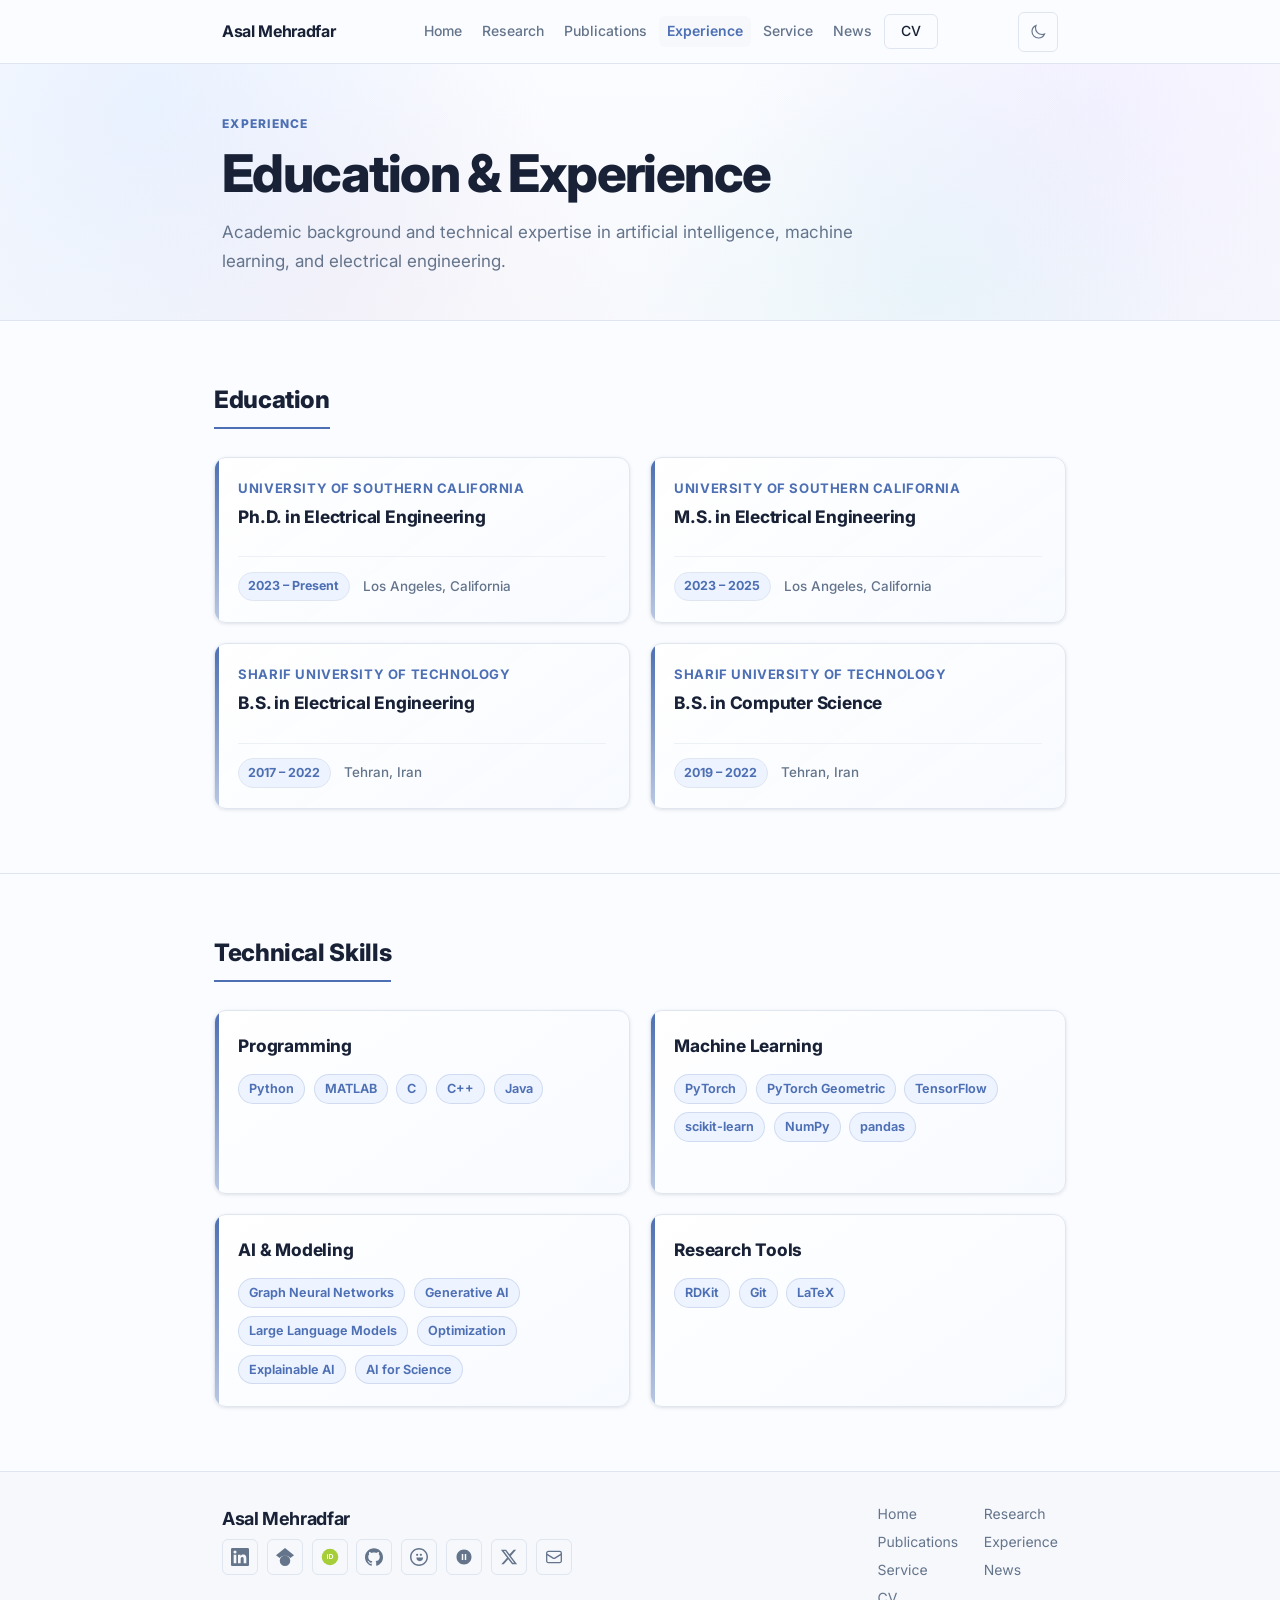
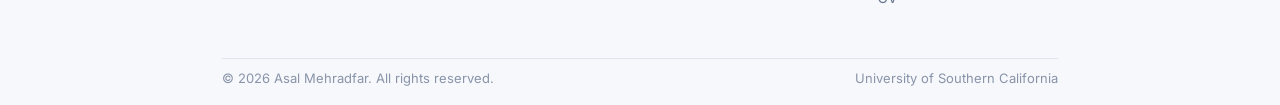
<file: experience.html>
<!DOCTYPE html>

<html data-theme="light" lang="en">
<head>
<meta charset="utf-8"/>
<meta content="width=device-width, initial-scale=1.0" name="viewport"/>
<title>Experience | Asal Mehradfar</title>
<!-- Browser tab icon: add website-icon.png to assets/icons/ -->
<link href="assets/icons/website-icon.png" rel="icon" type="image/png"/>
<link href="assets/icons/website-icon.png" rel="apple-touch-icon"/>
<meta content="Asal Mehradfar's research experience, education at USC and Sharif University, honors and awards, and technical skills in AI and machine learning." name="description"/>
<!-- Canonical URL -->
<link href="https://asalmehradfar.github.io/experience.html" rel="canonical"/>
<!-- THEME FLASH PREVENTION — must run before CSS loads -->
<script>
  (function() {
    var stored;
    try { stored = localStorage.getItem('theme'); } catch(e) {}
    var prefersDark = window.matchMedia('(prefers-color-scheme: dark)').matches;
    var theme = stored || (prefersDark ? 'dark' : 'light');
    document.documentElement.setAttribute('data-theme', theme);
  })();
  </script>
<!-- Shared Stylesheet -->
<link href="assets/css/styles.css" rel="stylesheet"/>
<!-- Google Fonts: Inter -->
<link href="https://fonts.googleapis.com" rel="preconnect"/>
<link crossorigin="" href="https://fonts.gstatic.com" rel="preconnect"/>
<link href="https://fonts.googleapis.com/css2?family=Inter:wght@400;500;600;700&amp;display=swap" rel="stylesheet"/>
<!-- Favicon -->
<!-- Open Graph -->
<meta content="Experience &amp; Education | Asal Mehradfar" property="og:title"/>
<meta content="Research experience, education, honors, and technical skills of Asal Mehradfar, Ph.D. candidate at USC." property="og:description"/>
<meta content="assets/images/social-preview.webp" property="og:image"/>
<meta content="website" property="og:type"/>
<meta content="https://asalmehradfar.github.io/experience.html" property="og:url"/>
<!-- Twitter/X Card -->
<meta content="summary_large_image" name="twitter:card"/>
<meta content="Experience &amp; Education | Asal Mehradfar" name="twitter:title"/>
<meta content="Research experience, education, honors, and technical skills of Asal Mehradfar, Ph.D. candidate at USC." name="twitter:description"/>
<meta content="assets/images/social-preview.webp" name="twitter:image"/>
<!-- Theme color -->
<meta content="#F8FAFC" media="(prefers-color-scheme: light)" name="theme-color"/>
<meta content="#0F172A" media="(prefers-color-scheme: dark)" name="theme-color"/>
<!-- Robots -->
<meta content="index, follow" name="robots"/>
<!-- Page-specific styles -->
<style>
    /* =========================================================
       EXPERIENCE PAGE — PAGE-SPECIFIC STYLES
       All design tokens come from assets/css/styles.css
       ========================================================= */

    /* ---- Page Header ---- */
    .page-header {
      background-color: var(--color-bg-alt);
      border-bottom: 1px solid var(--color-border);
      padding: 3rem 1.5rem 2.5rem;
    }

    .page-header__inner {
      max-width: var(--max-width-content);
      margin: 0 auto;
      padding: 0;
    }

    .page-header__eyebrow {
      font-size: var(--text-xs);
      font-weight: var(--weight-semibold);
      letter-spacing: var(--tracking-widest);
      text-transform: uppercase;
      color: var(--color-accent);
      margin-bottom: var(--space-3);
    }

    .page-header__title {
      font-size: clamp(2rem, 5vw, 3rem);
      font-weight: var(--weight-bold);
      color: var(--color-text);
      line-height: var(--leading-tight);
      letter-spacing: var(--tracking-tight);
    }

    /* ---- Section wrapper ---- */
    .exp-section {
      padding: var(--space-16) 0;
      border-bottom: 1px solid var(--color-border);
    }

    .exp-section:last-of-type {
      border-bottom: none;
    }

    .exp-section--alt {
      background-color: var(--color-bg-alt);
    }

    .exp-section__inner {
      max-width: var(--max-width-content);
      margin: 0 auto;
      padding: 0 var(--space-6);
    }

    /* Section heading */
    .exp-section__eyebrow {
      font-size: var(--text-xs);
      font-weight: var(--weight-semibold);
      letter-spacing: var(--tracking-widest);
      text-transform: uppercase;
      color: var(--color-accent);
      margin-bottom: var(--space-2);
    }

    .exp-section__title {
      font-size: clamp(1.5rem, 3.5vw, 2.25rem);
      font-weight: var(--weight-bold);
      color: var(--color-text);
      line-height: var(--leading-tight);
      letter-spacing: var(--tracking-tight);
      margin-bottom: var(--space-10);
    }

    /* ---- Research Experience Blocks ---- */
    .research-block {
      display: grid;
      grid-template-columns: 220px 1fr;
      gap: var(--space-8);
      padding: var(--space-8) 0;
      border-top: 1px solid var(--color-border);
    }

    .research-block:first-of-type {
      border-top: none;
      padding-top: 0;
    }

    /* Left: meta column */
    .research-block__meta {
      padding-top: 2px;
    }

    .research-block__period {
      font-size: var(--text-sm);
      font-weight: var(--weight-medium);
      color: var(--color-text-muted);
      margin-bottom: var(--space-2);
    }

    .research-block__area-badge {
      display: inline-block;
      font-size: var(--text-xs);
      font-weight: var(--weight-semibold);
      letter-spacing: var(--tracking-wide);
      text-transform: uppercase;
      color: var(--color-accent);
      background-color: var(--color-accent-light);
      border: 1px solid rgba(155, 27, 48, 0.2);
      border-radius: 4px;
      padding: 3px var(--space-2);
    }

    [data-theme="dark"] .research-block__area-badge {
      background-color: rgba(155, 27, 48, 0.15);
      border-color: rgba(224, 90, 114, 0.3);
    }

    /* Right: content column */
    .research-block__content {}

    .research-block__title {
      font-size: var(--text-xl);
      font-weight: var(--weight-semibold);
      color: var(--color-text);
      line-height: var(--leading-snug);
      margin-bottom: var(--space-3);
      letter-spacing: var(--tracking-tight);
    }

    .research-block__intro {
      font-size: var(--text-base);
      color: var(--color-text-secondary);
      line-height: var(--leading-relaxed);
      margin-bottom: var(--space-5);
      max-width: 72ch;
    }

    /* Contributions list */
    .contributions-list {
      list-style: none;
      padding: 0;
      margin: 0 0 var(--space-5);
      display: flex;
      flex-direction: column;
      gap: var(--space-3);
    }

    .contributions-list li {
      display: flex;
      gap: var(--space-3);
      align-items: flex-start;
      font-size: var(--text-base);
      color: var(--color-text-secondary);
      line-height: var(--leading-relaxed);
    }

    .contributions-list li::before {
      content: '';
      display: block;
      width: 6px;
      height: 6px;
      border-radius: 50%;
      background-color: var(--color-accent);
      flex-shrink: 0;
      margin-top: 9px;
    }

    .contributions-list a {
      color: var(--color-accent);
      text-decoration: none;
      font-weight: var(--weight-medium);
      border-bottom: 1px solid transparent;
      transition: border-color 0.15s ease;
    }

    .contributions-list a:hover {
      border-bottom-color: var(--color-accent);
    }

    /* Ongoing note */
    .ongoing-note {
      display: flex;
      gap: var(--space-3);
      align-items: flex-start;
      background-color: var(--color-accent-light);
      border-left: 3px solid var(--color-accent);
      border-radius: 0 6px 6px 0;
      padding: var(--space-3) var(--space-4);
      margin-top: var(--space-2);
    }

    [data-theme="dark"] .ongoing-note {
      background-color: rgba(155, 27, 48, 0.12);
    }

    .ongoing-note__label {
      font-size: var(--text-xs);
      font-weight: var(--weight-bold);
      letter-spacing: var(--tracking-wider);
      text-transform: uppercase;
      color: var(--color-accent);
      white-space: nowrap;
      padding-top: 2px;
    }

    .ongoing-note__text {
      font-size: var(--text-sm);
      color: var(--color-text-secondary);
      line-height: var(--leading-relaxed);
      margin: 0;
    }

    /* ---- Education ---- */
    .education-grid {
      display: grid;
      grid-template-columns: repeat(2, 1fr);
      gap: var(--space-5);
    }

    .edu-card {
      background-color: var(--color-bg-card);
      border: 1px solid var(--color-border);
      border-radius: 8px;
      padding: var(--space-6);
      transition: box-shadow 0.2s ease, border-color 0.2s ease;
    }

    .edu-card:hover {
      box-shadow: 0 4px 16px rgba(0,0,0,0.07);
      border-color: var(--color-border-strong);
    }

    [data-theme="dark"] .edu-card:hover {
      box-shadow: 0 4px 16px rgba(0,0,0,0.25);
    }

    .edu-card__institution {
      font-size: var(--text-base);
      font-weight: var(--weight-semibold);
      color: var(--color-text);
      margin-bottom: var(--space-1);
      line-height: var(--leading-snug);
    }

    .edu-card__degree {
      font-size: var(--text-sm);
      color: var(--color-text-secondary);
      margin-bottom: var(--space-3);
      line-height: var(--leading-snug);
    }

    .edu-card__meta {
      display: flex;
      flex-wrap: wrap;
      gap: var(--space-2);
      align-items: center;
    }

    .edu-card__years {
      font-size: var(--text-xs);
      font-weight: var(--weight-medium);
      color: var(--color-text-muted);
      background-color: var(--color-bg-code);
      border: 1px solid var(--color-border);
      border-radius: 4px;
      padding: 2px var(--space-2);
    }

    .edu-card__location {
      font-size: var(--text-xs);
      color: var(--color-text-muted);
    }

    .edu-card__advisor {
      font-size: var(--text-xs);
      color: var(--color-text-muted);
      margin-top: var(--space-2);
      font-style: italic;
    }

    /* ---- Honors & Awards ---- */
    .awards-list {
      display: flex;
      flex-direction: column;
      gap: 0;
    }

    .award-item {
      display: grid;
      grid-template-columns: 1fr auto;
      gap: var(--space-4);
      align-items: center;
      padding: var(--space-5) 0;
      border-bottom: 1px solid var(--color-border);
    }

    .award-item:first-child {
      border-top: 1px solid var(--color-border);
    }

    .award-item__left {
      display: flex;
      gap: var(--space-4);
      align-items: flex-start;
    }

    /* Decorative accent mark instead of trophy */
    .award-item__mark {
      width: 3px;
      height: 100%;
      min-height: 36px;
      background-color: var(--color-accent);
      border-radius: 2px;
      flex-shrink: 0;
      align-self: stretch;
    }

    .award-item__name {
      font-size: var(--text-base);
      font-weight: var(--weight-semibold);
      color: var(--color-text);
      line-height: var(--leading-snug);
      margin-bottom: var(--space-1);
    }

    .award-item__org {
      font-size: var(--text-sm);
      color: var(--color-text-secondary);
      line-height: var(--leading-snug);
    }

    .award-item__year {
      font-size: var(--text-sm);
      font-weight: var(--weight-semibold);
      color: var(--color-text-muted);
      white-space: nowrap;
    }

    /* ---- Technical Skills ---- */
    .skills-grid {
      display: grid;
      grid-template-columns: repeat(2, 1fr);
      gap: var(--space-6);
    }

    .skill-category {
      background-color: var(--color-bg-card);
      border: 1px solid var(--color-border);
      border-radius: 8px;
      padding: var(--space-6);
    }

    .skill-category__title {
      font-size: var(--text-sm);
      font-weight: var(--weight-semibold);
      letter-spacing: var(--tracking-wide);
      text-transform: uppercase;
      color: var(--color-accent);
      margin-bottom: var(--space-4);
      padding-bottom: var(--space-3);
      border-bottom: 1px solid var(--color-border);
    }

    .skill-tags {
      display: flex;
      flex-wrap: wrap;
      gap: var(--space-2);
      list-style: none;
      padding: 0;
      margin: 0;
    }

    .skill-tag {
      font-size: var(--text-sm);
      color: var(--color-text-secondary);
      background-color: var(--color-bg-code);
      border: 1px solid var(--color-border);
      border-radius: 4px;
      padding: 4px var(--space-3);
      line-height: 1.5;
      transition: border-color 0.15s ease, color 0.15s ease;
    }

    .skill-tag:hover {
      border-color: var(--color-accent-muted);
      color: var(--color-text);
    }

    /* Research Methods category spans full width */
    .skill-category--wide {
      grid-column: 1 / -1;
    }

    /* ---- Reveal animation ---- */
    .reveal {
      opacity: 0;
      transform: translateY(16px);
      transition: opacity 0.4s ease, transform 0.4s ease;
    }

    .reveal.is-visible {
      opacity: 1;
      transform: none;
    }

    @media (prefers-reduced-motion: reduce) {
      .reveal {
        opacity: 1;
        transform: none;
        transition: none;
      }
    }

    /* ---- Responsive ---- */
    @media (max-width: 1023px) {
      .research-block {
        grid-template-columns: 1fr;
        gap: var(--space-4);
      }

      .research-block__meta {
        display: flex;
        gap: var(--space-3);
        align-items: center;
        flex-wrap: wrap;
      }

      .research-block__period {
        margin-bottom: 0;
      }
    }

    @media (max-width: 767px) {
      .education-grid {
        grid-template-columns: 1fr;
      }

      .skills-grid {
        grid-template-columns: 1fr;
      }

      .skill-category--wide {
        grid-column: 1;
      }

      .page-header {
        padding: var(--space-12) 0 var(--space-8);
      }

      .exp-section {
        padding: var(--space-12) 0;
      }
    }

    @media (max-width: 430px) {
      .exp-section__inner,
      .page-header__inner {
        padding: 0 var(--space-4);
      }

      .award-item {
        grid-template-columns: 1fr;
        gap: var(--space-2);
      }

      .award-item__year {
        padding-left: calc(3px + var(--space-4));
      }
    }

    @media (max-width: 375px) {
      .exp-section__inner,
      .page-header__inner {
        padding: 0 var(--space-3);
      }
    }
  </style>
<link href="assets/css/palette.css" rel="stylesheet"/>
<link href="assets/css/clean-page-hero.css" rel="stylesheet"/><style data-service-heading-match="true">.section-heading {
      font-size: 1.375rem;
      font-weight: 700;
      color: var(--color-text);
      letter-spacing: -0.01em;
      padding-bottom: 0.75rem;
      border-bottom: 2px solid var(--color-accent);
      margin-bottom: 1.75rem;
      display: inline-block;
    }</style><style data-experience-typography-final="true">
/* ============================================================
   EXPERIENCE TYPOGRAPHY LOCK
   Neutralizes the legacy global h2 rules on this page only.
   ============================================================ */

/* Hero eyebrow: match Service exactly */
.page-eyebrow.clean-page-hero__eyebrow{
  margin:0 0 .85rem !important;
  padding:0 !important;
  color:var(--color-accent) !important;
  font-family:var(--font-sans) !important;
  font-size:.75rem !important;
  font-weight:700 !important;
  line-height:1.25 !important;
  letter-spacing:.12em !important;
  text-transform:uppercase !important;
  opacity:1 !important;
  transform:none !important;
  filter:none !important;
}

/* Section titles: stronger than the content headings beneath them */
#exp-edu-title.section-heading,
#exp-skills-title.section-heading {
  display: inline-block !important;
  position: relative !important;
  width: auto !important;
  margin: 0 0 1.75rem !important;
  padding: 0 0 0.75rem !important;
  border: 0 !important;
  border-bottom: 2px solid var(--color-accent) !important;

  font-family: 'Inter', system-ui, -apple-system, sans-serif !important;
  font-size: 1.5rem !important;
  font-weight: 800 !important;
  font-style: normal !important;
  font-synthesis: none !important;
  font-variation-settings: "wght" 800 !important;
  line-height: 1.25 !important;
  letter-spacing: -0.015em !important;
  color: var(--color-text) !important;
  opacity: 1 !important;
}

/* Suppress the legacy short decorative line from styles.css */
#exp-edu-title.section-heading::after,
#exp-skills-title.section-heading::after {
  content: none !important;
  display: none !important;
}
</style><style data-experience-eyebrow-optical-fix="true">
/*
  Optical correction for the longer word "EXPERIENCE".
  Its computed styling already matches Service/News, but the longer,
  widely tracked word appears visually lighter at the same weight.
*/
.page-eyebrow.clean-page-hero__eyebrow {
  font-weight: 800 !important;
  font-synthesis: none !important;
  font-variation-settings: "wght" 800 !important;
  letter-spacing: 0.105em !important;
  opacity: 1 !important;
}
</style><style data-education-card-refinement="true">
/* ============================================================
   EDUCATION — compact 2×2 polished card system
   Content is unchanged.
   ============================================================ */

#education.exp-section--alt {
  background: transparent !important;
}

#education .education-grid {
  display: grid !important;
  grid-template-columns: repeat(2, minmax(0, 1fr)) !important;
  gap: 1.25rem !important;
  align-items: stretch !important;
}

#education .edu-card--refined {
  position: relative !important;
  display: flex !important;
  flex-direction: column !important;
  min-height: 10.4rem !important;
  padding: 1.4rem 1.45rem 1.3rem !important;
  overflow: hidden !important;

  background:
    linear-gradient(145deg, rgba(255,255,255,.98), rgba(247,250,255,.96)) !important;
  border: 1px solid var(--color-border) !important;
  border-radius: var(--radius-lg) !important;
  box-shadow: var(--shadow-sm) !important;

  transition:
    border-color var(--transition-base),
    box-shadow var(--transition-base),
    transform var(--transition-base) !important;
}

#education .edu-card--refined::before {
  content: "" !important;
  position: absolute !important;
  inset: 0 auto 0 0 !important;
  width: 4px !important;
  background: linear-gradient(
    180deg,
    var(--color-accent),
    color-mix(in srgb, var(--color-accent) 38%, transparent)
  ) !important;
}

#education .edu-card--refined:hover {
  border-color: var(--color-accent) !important;
  box-shadow: var(--shadow-md) !important;
  transform: translateY(-2px) !important;
}

#education .edu-card__institution {
  margin: 0 0 0.45rem !important;
  color: var(--color-accent) !important;
  font-size: 0.82rem !important;
  font-weight: 700 !important;
  line-height: 1.35 !important;
  letter-spacing: 0.045em !important;
  text-transform: uppercase !important;
}

#education .edu-card__degree {
  margin: 0 0 1rem !important;
  color: var(--color-text) !important;
  font-size: 1.08rem !important;
  font-weight: 750 !important;
  line-height: 1.42 !important;
  letter-spacing: -0.012em !important;
}

#education .edu-card__meta {
  display: flex !important;
  flex-wrap: wrap !important;
  align-items: center !important;
  gap: 0.55rem 0.85rem !important;
  margin-top: auto !important;
  padding-top: 0.9rem !important;
  border-top: 1px solid var(--color-border-light, var(--color-border)) !important;
}

#education .edu-card__years {
  display: inline-flex !important;
  align-items: center !important;
  min-height: 1.75rem !important;
  padding: 0.22rem 0.58rem !important;
  border-radius: 999px !important;
  background: var(--color-accent-light) !important;
  color: var(--color-accent) !important;
  font-size: 0.78rem !important;
  font-weight: 700 !important;
  white-space: nowrap !important;
}

#education .edu-card__location {
  color: var(--color-text-muted) !important;
  font-size: 0.84rem !important;
  font-weight: 500 !important;
  line-height: 1.4 !important;
}

#education .edu-card__advisor {
  margin: 0.72rem 0 0 !important;
  padding: 0.62rem 0.72rem !important;
  border-left: 2px solid var(--color-accent-muted, var(--color-accent)) !important;
  border-radius: 0 var(--radius-sm) var(--radius-sm) 0 !important;
  background: color-mix(in srgb, var(--color-accent-light) 62%, transparent) !important;
  color: var(--color-text-secondary) !important;
  font-size: 0.82rem !important;
  font-weight: 500 !important;
  line-height: 1.45 !important;
}

@media (max-width: 720px) {
  #education .education-grid {
    grid-template-columns: 1fr !important;
  }

  #education .edu-card--refined {
    min-height: 0 !important;
  }

  
}
</style><style data-skills-redesign="true">
/* ============================================================
   TECHNICAL SKILLS — balanced 2×2 card system
   ============================================================ */

#skills.exp-section--alt,
#technical-skills.exp-section--alt {
  background: transparent !important;
}

.skills-grid {
  display: grid !important;
  grid-template-columns: repeat(2, minmax(0, 1fr)) !important;
  gap: 1.25rem !important;
  align-items: stretch !important;
}

.skills-card {
  position: relative !important;
  display: flex !important;
  flex-direction: column !important;
  min-height: 11.5rem !important;
  padding: 1.4rem 1.45rem 1.35rem !important;
  overflow: hidden !important;

  background:
    linear-gradient(145deg, rgba(255,255,255,.98), rgba(247,250,255,.96)) !important;
  border: 1px solid var(--color-border) !important;
  border-radius: var(--radius-lg) !important;
  box-shadow: var(--shadow-sm) !important;

  transition:
    border-color var(--transition-base),
    box-shadow var(--transition-base),
    transform var(--transition-base) !important;
}

.skills-card::before {
  content: "" !important;
  position: absolute !important;
  inset: 0 auto 0 0 !important;
  width: 4px !important;
  background: linear-gradient(
    180deg,
    var(--color-accent),
    color-mix(in srgb, var(--color-accent) 38%, transparent)
  ) !important;
}

.skills-card:hover {
  border-color: var(--color-accent) !important;
  box-shadow: var(--shadow-md) !important;
  transform: translateY(-2px) !important;
}

.skills-card__title {
  margin: 0 0 1rem !important;
  color: var(--color-text) !important;
  font-size: 1.08rem !important;
  font-weight: 750 !important;
  line-height: 1.4 !important;
  letter-spacing: -0.012em !important;
}

.skills-card__tags {
  display: flex !important;
  flex-wrap: wrap !important;
  gap: 0.55rem !important;
  align-content: flex-start !important;
}

.skill-tag {
  display: inline-flex !important;
  align-items: center !important;
  min-height: 1.85rem !important;
  padding: 0.28rem 0.62rem !important;
  border-radius: 999px !important;

  background: var(--color-accent-light) !important;
  border: 1px solid color-mix(in srgb, var(--color-accent) 18%, transparent) !important;
  color: var(--color-accent) !important;

  font-size: 0.79rem !important;
  font-weight: 650 !important;
  line-height: 1.25 !important;
  white-space: nowrap !important;
}

@media (max-width: 720px) {
  .skills-grid {
    grid-template-columns: 1fr !important;
  }

  .skills-card {
    min-height: 0 !important;
  }
}
</style><style data-experience-darkmode-fix="true">
/* ============================================================
   EXPERIENCE CARDS — DARK MODE
   Keeps the light-mode design intact while replacing hard-coded
   white gradients with theme-aware dark surfaces.
   ============================================================ */

[data-theme="dark"] #education .edu-card--refined,
[data-theme="dark"] .skills-card {
  background:
    linear-gradient(
      145deg,
      color-mix(in srgb, var(--color-bg-card) 96%, var(--color-accent) 4%),
      color-mix(in srgb, var(--color-bg-card) 92%, var(--color-bg-alt) 8%)
    ) !important;
  border-color: var(--color-border) !important;
  box-shadow: var(--shadow-sm) !important;
}

[data-theme="dark"] #education .edu-card--refined:hover,
[data-theme="dark"] .skills-card:hover {
  border-color: var(--color-accent) !important;
  box-shadow: var(--shadow-md) !important;
}

[data-theme="dark"] #education .edu-card__degree,
[data-theme="dark"] .skills-card__title {
  color: var(--color-text) !important;
}

[data-theme="dark"] #education .edu-card__institution {
  color: var(--color-accent) !important;
}

[data-theme="dark"] #education .edu-card__meta {
  border-top-color: var(--color-border-light, var(--color-border)) !important;
}

[data-theme="dark"] #education .edu-card__location {
  color: var(--color-text-muted) !important;
}

[data-theme="dark"] #education .edu-card__years,
[data-theme="dark"] .skill-tag {
  background: var(--color-accent-light) !important;
  color: var(--color-accent) !important;
  border-color: color-mix(in srgb, var(--color-accent) 34%, transparent) !important;
}

[data-theme="dark"] #education .edu-card--refined::before,
[data-theme="dark"] .skills-card::before {
  background: linear-gradient(
    180deg,
    var(--color-accent),
    color-mix(in srgb, var(--color-accent) 34%, transparent)
  ) !important;
}
</style><style data-experience-description-rendering-fix="true">
/*
  Experience uniquely loads assets/css/styles.css, whose global body rule uses
  antialiased font smoothing. Service and News do not, so identical 400-weight
  hero copy appears thinner here. Restore the browser's normal rendering only
  for this description.
*/
.clean-page-hero .page-subtitle.clean-page-hero__description {
  font-family: var(--font-sans) !important;
  font-size: 1.0625rem !important;
  font-weight: 400 !important;
  line-height: 1.7 !important;
  letter-spacing: normal !important;
  color: var(--color-text-muted) !important;
  opacity: 1 !important;

  -webkit-font-smoothing: auto !important;
  -moz-osx-font-smoothing: auto !important;
  text-rendering: auto !important;
}
</style></head>
<body><site-header></site-header>
<!-- Skip to main content (accessibility) -->
<a class="skip-link" href="#main-content">Skip to main content</a>
<!-- ============================================================
       SITE NAVIGATION
       ============================================================ -->
<!-- ============================================================
       MAIN CONTENT
       ============================================================ -->
<main id="main-content">
<!-- Page Header -->
<header class="page-header clean-page-hero">
<div class="page-header-inner clean-page-hero__inner">
<p class="page-eyebrow clean-page-hero__eyebrow">Experience</p>
<h1 class="page-title clean-page-hero__title" id="page-title">Education &amp; Experience</h1>
<p class="page-subtitle clean-page-hero__description">Academic background and technical expertise in artificial intelligence, machine learning, and electrical engineering.</p>
</div>
</header>
<!-- ============================================================
         EDUCATION, HONORS & AWARDS, TECHNICAL SKILLS
         ============================================================ -->
<!-- ============================================================
         SECTION 2: EDUCATION
         ============================================================ -->
<section aria-labelledby="exp-edu-title" class="exp-section exp-section--alt" id="education">
<div class="exp-section__inner">
<h2 class="section-heading" id="exp-edu-title">Education</h2>
<div class="education-grid reveal">
<!-- USC PhD -->
<div class="edu-card edu-card--refined edu-card--phd">
<p class="edu-card__institution">University of Southern California</p>
<p class="edu-card__degree">Ph.D. in Electrical Engineering</p>
<div class="edu-card__meta">
<span class="edu-card__years">2023 – Present</span>
<span class="edu-card__location">Los Angeles, California</span>
</div>
</div>
<!-- USC MS -->
<div class="edu-card edu-card--refined">
<p class="edu-card__institution">University of Southern California</p>
<p class="edu-card__degree">M.S. in Electrical Engineering</p>
<div class="edu-card__meta">
<span class="edu-card__years">2023 – 2025</span>
<span class="edu-card__location">Los Angeles, California</span>
</div>
</div>
<!-- Sharif EE -->
<div class="edu-card edu-card--refined">
<p class="edu-card__institution">Sharif University of Technology</p>
<p class="edu-card__degree">B.S. in Electrical Engineering</p>
<div class="edu-card__meta">
<span class="edu-card__years">2017 – 2022</span>
<span class="edu-card__location">Tehran, Iran</span>
</div>
</div>
<!-- Sharif CS -->
<div class="edu-card edu-card--refined">
<p class="edu-card__institution">Sharif University of Technology</p>
<p class="edu-card__degree">B.S. in Computer Science</p>
<div class="edu-card__meta">
<span class="edu-card__years">2019 – 2022</span>
<span class="edu-card__location">Tehran, Iran</span>
</div>
</div>
</div><!-- /.education-grid -->
</div><!-- /.exp-section__inner -->
</section>
<!-- ============================================================
         SECTION 3: HONORS & AWARDS
         ============================================================ -->
<!-- ============================================================
         SECTION 4: TECHNICAL SKILLS
         ============================================================ -->
<section aria-labelledby="exp-skills-title" class="exp-section exp-section--alt" id="skills">
<div class="exp-section__inner"><h2 class="section-heading" id="exp-skills-title">Technical Skills</h2><div class="skills-grid reveal"><article class="skills-card"><h3 class="skills-card__title">Programming</h3><div class="skills-card__tags"><span class="skill-tag">Python</span><span class="skill-tag">MATLAB</span><span class="skill-tag">C</span><span class="skill-tag">C++</span><span class="skill-tag">Java</span></div></article><article class="skills-card"><h3 class="skills-card__title">Machine Learning</h3><div class="skills-card__tags"><span class="skill-tag">PyTorch</span><span class="skill-tag">PyTorch Geometric</span><span class="skill-tag">TensorFlow</span><span class="skill-tag">scikit-learn</span><span class="skill-tag">NumPy</span><span class="skill-tag">pandas</span></div></article><article class="skills-card"><h3 class="skills-card__title">AI &amp; Modeling</h3><div class="skills-card__tags"><span class="skill-tag">Graph Neural Networks</span><span class="skill-tag">Generative AI</span><span class="skill-tag">Large Language Models</span><span class="skill-tag">Optimization</span><span class="skill-tag">Explainable AI</span><span class="skill-tag">AI for Science</span></div></article><article class="skills-card"><h3 class="skills-card__title">Research Tools</h3><div class="skills-card__tags"><span class="skill-tag">RDKit</span><span class="skill-tag">Git</span><span class="skill-tag">LaTeX</span></div></article></div></div><!-- /.exp-section__inner -->
</section>
<!-- ============================================================
         CALL TO ACTION — View Full Research
         ============================================================ -->
</main><!-- /#main-content -->
<!-- ============================================================
       FOOTER
       ============================================================ -->
<!-- BibTeX Modal -->
<div aria-labelledby="modal-title-id" aria-modal="true" class="modal-backdrop" hidden="" role="dialog">
<div class="modal" role="document">
<div class="modal-header">
<h2 class="modal-title" id="modal-title-id">BibTeX Citation</h2>
<button aria-label="Close citation dialog" class="modal-close" title="Close (Escape)" type="button">
<svg aria-hidden="true" fill="none" focusable="false" stroke="currentColor" stroke-linecap="round" stroke-linejoin="round" stroke-width="2" viewbox="0 0 24 24" xmlns="http://www.w3.org/2000/svg">
<line x1="18" x2="6" y1="6" y2="18"></line>
<line x1="6" x2="18" y1="6" y2="18"></line>
</svg>
</button>
</div>
<div class="modal-body">
<pre aria-label="BibTeX citation text" class="modal-bibtex" tabindex="0"></pre>
</div>
<div class="modal-footer">
<button aria-label="Close citation dialog" class="btn btn-secondary btn-sm modal-close" type="button">Close</button>
<button aria-label="Copy BibTeX to clipboard" class="btn btn-primary btn-sm btn-copy" title="Copy to clipboard" type="button">
<svg aria-hidden="true" fill="none" focusable="false" height="14" stroke="currentColor" stroke-linecap="round" stroke-linejoin="round" stroke-width="2" viewbox="0 0 24 24" width="14" xmlns="http://www.w3.org/2000/svg">
<rect height="13" rx="2" ry="2" width="13" x="9" y="9"></rect>
<path d="M5 15H4a2 2 0 0 1-2-2V4a2 2 0 0 1 2-2h9a2 2 0 0 1 2 2v1"></path>
</svg>
<span class="btn-copy__label-default">Copy BibTeX</span>
<span aria-live="polite" class="btn-copy__label-copied">Copied!</span>
</button>
</div>
</div>
</div>
<!-- Shared JavaScript -->
<script src="assets/js/script.js"></script>
<site-footer></site-footer><script defer="True" src="assets/js/shared-layout.js"></script></body>
</html>
</file>
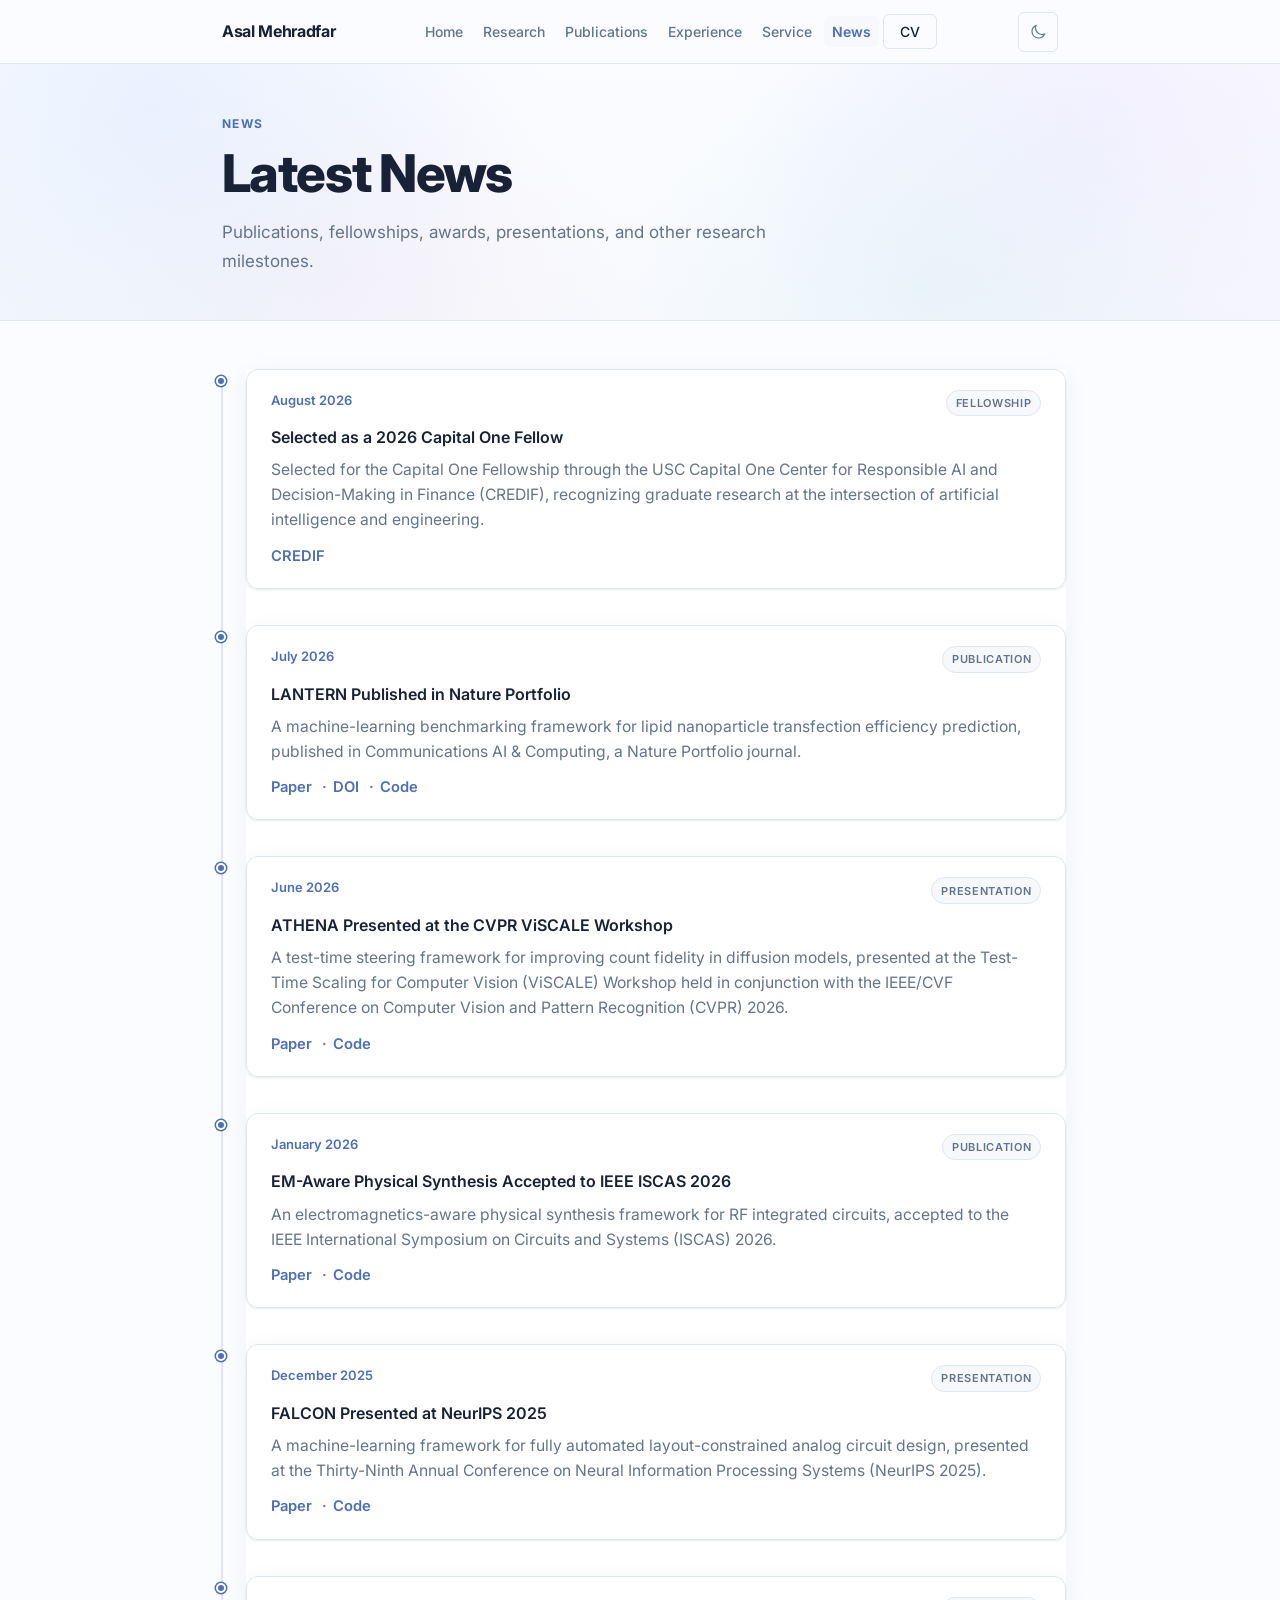
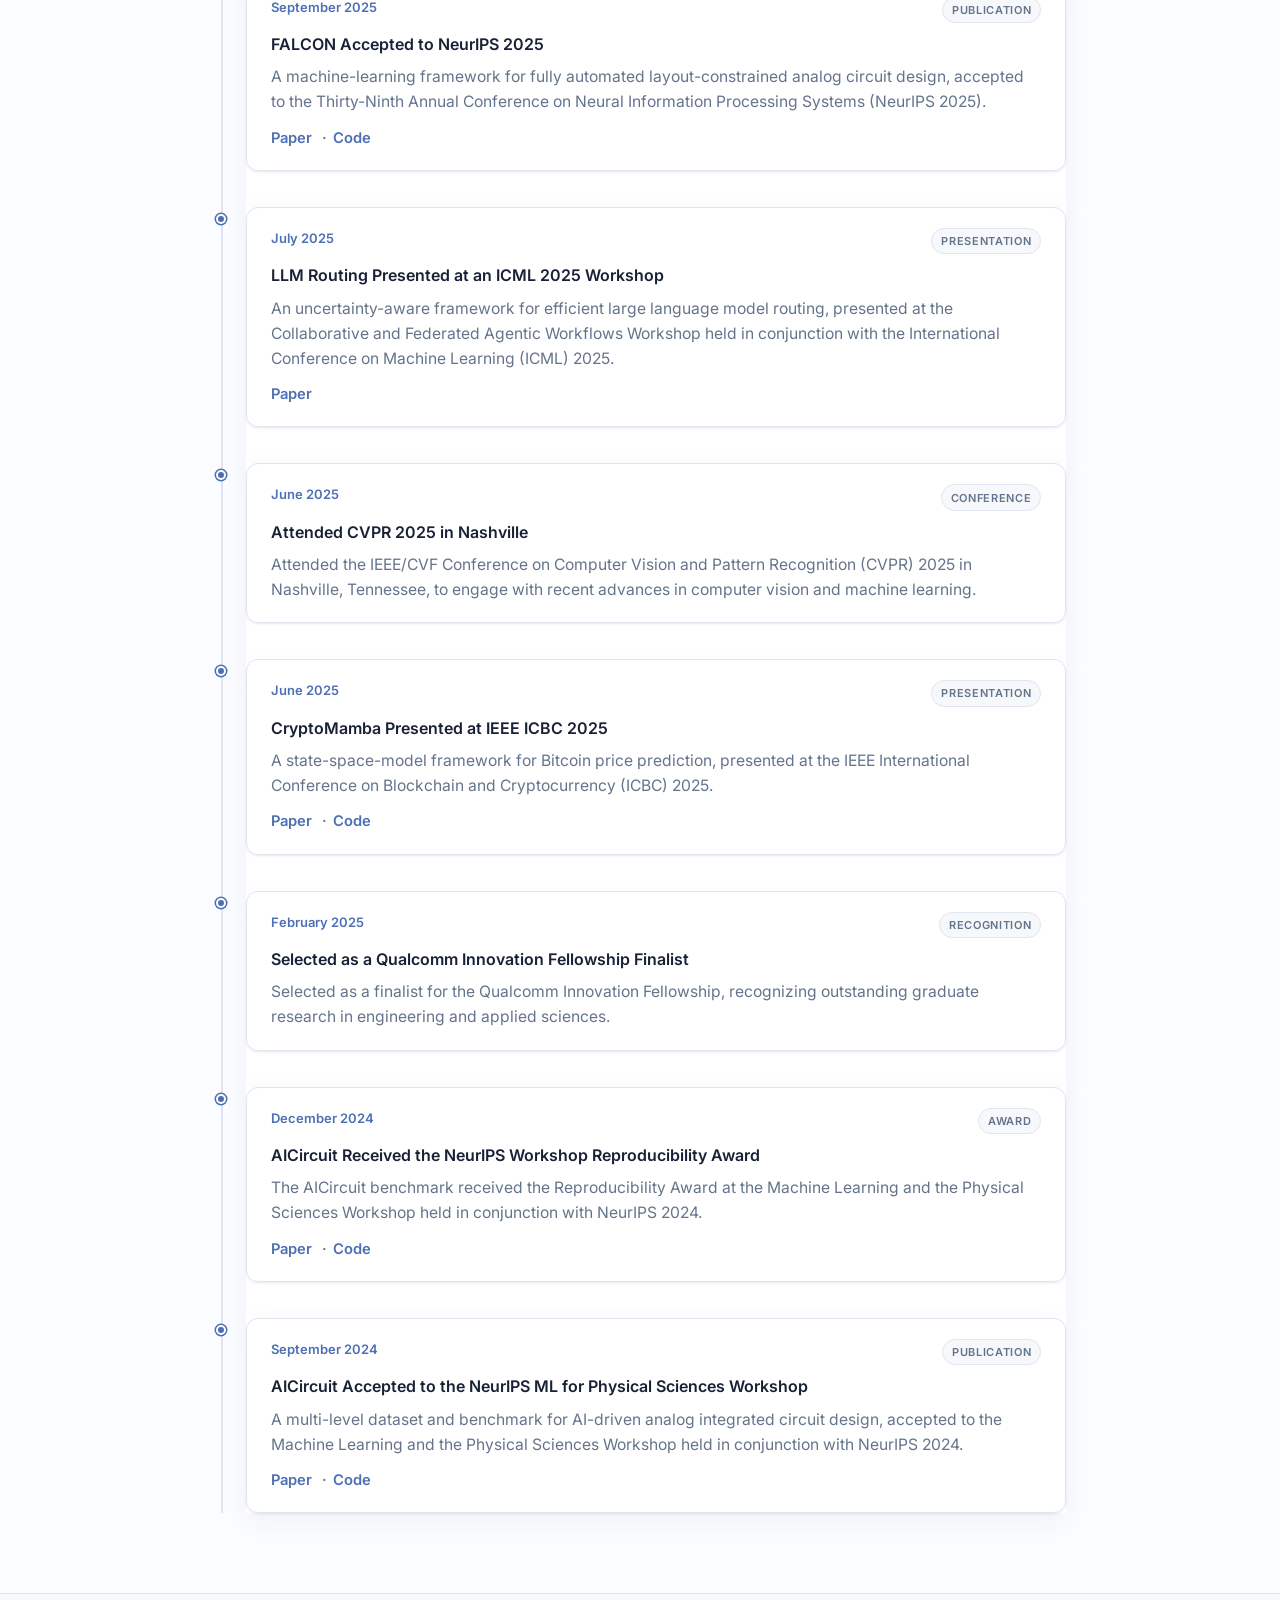
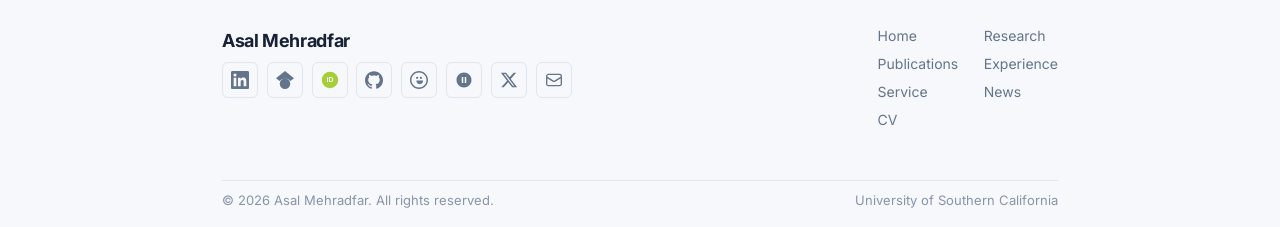
<file: news.html>
<!DOCTYPE html>

<html data-theme="light" lang="en">
<head>
<meta charset="utf-8"/>
<meta content="width=device-width, initial-scale=1.0" name="viewport"/>
<title>News | Asal Mehradfar</title>
<!-- Browser tab icon: add website-icon.png to assets/icons/ -->
<link href="assets/icons/website-icon.png" rel="icon" type="image/png"/>
<link href="assets/icons/website-icon.png" rel="apple-touch-icon"/>
<meta content="Latest news and updates from Asal Mehradfar: publications, presentations, awards, and research milestones." name="description"/>
<!-- Open Graph -->
<meta content="News — Asal Mehradfar" property="og:title"/>
<meta content="Research news: publications, presentations, awards, and milestones." property="og:description"/>
<meta content="website" property="og:type"/>
<!-- Theme flash prevention -->
<script>
    (function() {
      var stored = localStorage.getItem('theme');
      var preferred = stored || (window.matchMedia('(prefers-color-scheme: dark)').matches ? 'dark' : 'light');
      document.documentElement.setAttribute('data-theme', preferred);
    })();
  </script>
<!-- Google Fonts -->
<link href="https://fonts.googleapis.com" rel="preconnect"/>
<link crossorigin="" href="https://fonts.gstatic.com" rel="preconnect"/>
<link href="https://fonts.googleapis.com/css2?family=Inter:wght@300;400;500;600;700&amp;display=swap" rel="stylesheet"/>
<style>
    /* =========================================================
       DESIGN TOKENS
       ========================================================= */
    :root {
      --color-bg:            #F8FAFC;
      --color-bg-alt:        #F1F5F9;
      --color-bg-card:       #FFFFFF;
      --color-bg-overlay:    rgba(15, 23, 42, 0.55);
      --color-accent:        #315E9B;
      --color-accent-hover:  #244A7C;
      --color-accent-light:  #E8F0FA;
      --color-accent-muted:  #5F83B5;
      --color-text:          #172033;
      --color-text-secondary:#475569;
      --color-text-muted:    #64748B;
      --color-text-inverse:  #F8FAFC;
      --color-border:        #DCE3EC;
      --color-border-strong: #C4CEDA;
      --color-link:          #315E9B;
      --color-link-hover:    #244A7C;
      --color-focus-ring:    #315E9B;
      --font-sans: 'Inter', 'Manrope', 'Source Sans 3', 'IBM Plex Sans', 'DM Sans', -apple-system, BlinkMacSystemFont, 'Segoe UI', Roboto, sans-serif;
      --radius-sm:  4px;
      --radius-md:  8px;
      --radius-lg:  12px;
      --shadow-sm:  0 1px 3px rgba(0,0,0,0.06), 0 1px 2px rgba(0,0,0,0.04);
      --shadow-md:  0 4px 12px rgba(0,0,0,0.08), 0 2px 4px rgba(0,0,0,0.04);
      --nav-height: 64px;
      --transition: 200ms ease;
    }

    [data-theme="dark"] {
      --color-bg:            #0F172A;
      --color-bg-alt:        #162033;
      --color-bg-card:       #1B273B;
      --color-bg-overlay:    rgba(0, 0, 0, 0.72);
      --color-accent:        #7FA9E6;
      --color-accent-hover:  #A5C4F2;
      --color-accent-light:  #3A1820;
      --color-accent-muted:  #5F83B5;
      --color-text:          #F1F5F9;
      --color-text-secondary:#C4BDB6;
      --color-text-muted:    #94A3B8;
      --color-text-inverse:  #172033;
      --color-border:        #2A3A52;
      --color-border-strong: #3A4D68;
      --color-link:          #7FA9E6;
      --color-link-hover:    #A5C4F2;
      --color-focus-ring:    #7FA9E6;
    }

    /* =========================================================
       RESET & BASE
       ========================================================= */
    *, *::before, *::after { box-sizing: border-box; margin: 0; padding: 0; }
    html { scroll-behavior: smooth; font-size: 16px; -webkit-text-size-adjust: 100%; }
    body {
      font-family: var(--font-sans);
      background-color: var(--color-bg);
      color: var(--color-text);
      line-height: 1.65;
      min-height: 100vh;
      display: flex;
      flex-direction: column;
      transition: background-color var(--transition), color var(--transition);
    }
    main { flex: 1; }
    a { color: var(--color-link); text-decoration: none; }
    a:hover { color: var(--color-link-hover); }
    ul { list-style: none; }

    /* =========================================================
       SKIP LINK
       ========================================================= */
    .skip-link {
      position: absolute;
      top: -100%;
      left: 1rem;
      background: var(--color-accent);
      color: #fff;
      padding: 0.5rem 1rem;
      border-radius: var(--radius-sm);
      font-weight: 600;
      z-index: 9999;
      transition: top 0.2s;
    }
    .skip-link:focus { top: 1rem; }

    /* =========================================================
       NAVIGATION
       ========================================================= */
    .site-nav {
      position: sticky;
      top: 0;
      z-index: 100;
      height: var(--nav-height);
      background: var(--color-bg);
      border-bottom: 1px solid var(--color-border);
      backdrop-filter: blur(8px);
      -webkit-backdrop-filter: blur(8px);
    }
    .nav-inner {
      max-width: 1280px;
      margin: 0 auto;
      padding: 0 1.5rem;
      height: 100%;
      display: flex;
      align-items: center;
      justify-content: space-between;
      gap: 1rem;
    }
    .nav-logo { display: flex; flex-direction: column; text-decoration: none; line-height: 1.2; }
    .nav-logo-name { font-size: 1rem; font-weight: 700; color: var(--color-text); letter-spacing: -0.01em; }
    .nav-logo-tagline { font-size: 0.7rem; color: var(--color-text-muted); font-weight: 400; letter-spacing: 0.02em; }
    .nav-links { display: flex; align-items: center; gap: 0.25rem; }
    .nav-links a {
      font-size: 0.875rem;
      font-weight: 500;
      color: var(--color-text-secondary);
      padding: 0.375rem 0.625rem;
      border-radius: var(--radius-sm);
      transition: color var(--transition), background var(--transition);
      text-decoration: none;
    }
    .nav-links a:hover { color: var(--color-text); background: var(--color-bg-alt); }
    .nav-links a.active { color: var(--color-accent); font-weight: 600; }
    .nav-links a.nav-cv {
      border: 1.5px solid var(--color-border-strong);
      padding: 0.3rem 0.75rem;
      border-radius: var(--radius-sm);
      color: var(--color-text);
    }
    .nav-links a.nav-cv:hover { border-color: var(--color-accent); color: var(--color-accent); background: transparent; }
    .theme-toggle {
      background: none;
      border: 1.5px solid var(--color-border);
      border-radius: var(--radius-sm);
      width: 36px; height: 36px;
      display: flex; align-items: center; justify-content: center;
      cursor: pointer;
      color: var(--color-text-secondary);
      transition: border-color var(--transition), color var(--transition);
      flex-shrink: 0;
    }
    .theme-toggle:hover { border-color: var(--color-accent); color: var(--color-accent); }
    .theme-toggle:focus-visible { outline: 2px solid var(--color-focus-ring); outline-offset: 2px; }
    .icon-sun, .icon-moon { width: 18px; height: 18px; }
    [data-theme="light"] .icon-moon { display: none; }
    [data-theme="dark"]  .icon-sun  { display: none; }
    .nav-hamburger {
      display: none;
      background: none;
      border: 1.5px solid var(--color-border);
      border-radius: var(--radius-sm);
      width: 36px; height: 36px;
      align-items: center; justify-content: center;
      cursor: pointer;
      color: var(--color-text);
      flex-shrink: 0;
    }
    .nav-hamburger:focus-visible { outline: 2px solid var(--color-focus-ring); outline-offset: 2px; }
    .nav-mobile {
      display: none;
      position: fixed;
      inset: 0;
      z-index: 200;
      background: var(--color-bg-overlay);
    }
    .nav-mobile.open { display: block; }
    .nav-mobile-panel {
      position: absolute;
      top: 0; right: 0;
      width: min(320px, 85vw);
      height: 100%;
      background: var(--color-bg);
      border-left: 1px solid var(--color-border);
      padding: 1.5rem;
      display: flex;
      flex-direction: column;
      gap: 0.5rem;
      overflow-y: auto;
    }
    .nav-mobile-close {
      align-self: flex-end;
      background: none;
      border: 1.5px solid var(--color-border);
      border-radius: var(--radius-sm);
      width: 36px; height: 36px;
      display: flex; align-items: center; justify-content: center;
      cursor: pointer;
      color: var(--color-text);
      margin-bottom: 0.5rem;
    }
    .nav-mobile-panel a {
      display: block;
      font-size: 1rem;
      font-weight: 500;
      color: var(--color-text-secondary);
      padding: 0.75rem 0.5rem;
      border-bottom: 1px solid var(--color-border);
      text-decoration: none;
    }
    .nav-mobile-panel a:hover, .nav-mobile-panel a.active { color: var(--color-accent); }

    /* =========================================================
       PAGE HEADER
       ========================================================= */
    .page-header {
      background: var(--color-bg-alt);
      border-bottom: 1px solid var(--color-border);
      padding: 3rem 1.5rem 2.5rem;
    }
    .page-header-inner { max-width: 900px; margin: 0 auto; }
    .page-eyebrow {
      font-size: 0.75rem;
      font-weight: 600;
      letter-spacing: 0.1em;
      text-transform: uppercase;
      color: var(--color-accent);
      margin-bottom: 0.75rem;
    }
    .page-title {
      font-size: clamp(1.875rem, 4vw, 2.75rem);
      font-weight: 700;
      letter-spacing: -0.02em;
      color: var(--color-text);
      line-height: 1.15;
      margin-bottom: 1rem;
    }
    .page-subtitle {
      font-size: 1.0625rem;
      color: var(--color-text-secondary);
      max-width: 640px;
      line-height: 1.6;
    }

    /* =========================================================
       NEWS TIMELINE
       ========================================================= */
    .news-section {
      max-width: 900px;
      margin: 0 auto;
      padding: 3rem 1.5rem 5rem;
    }

    /* Developer instructions block */
    .dev-instructions {
      background: var(--color-bg-alt);
      border: 1px dashed var(--color-border-strong);
      border-radius: var(--radius-md);
      padding: 1rem 1.25rem;
      margin-bottom: 2.5rem;
      font-size: 0.8125rem;
      color: var(--color-text-muted);
      line-height: 1.7;
    }
    .dev-instructions strong { color: var(--color-text-secondary); }
    .dev-instructions code {
      font-family: 'IBM Plex Mono', 'Fira Code', monospace;
      font-size: 0.75rem;
      background: var(--color-bg-card);
      border: 1px solid var(--color-border);
      border-radius: 3px;
      padding: 0.1rem 0.35rem;
      color: var(--color-text-secondary);
    }

    /* Timeline container */
    .news-timeline {
      position: relative;
      padding-left: 2rem;
    }
    /* Vertical line */
    .news-timeline::before {
      content: '';
      position: absolute;
      left: 0.4375rem; /* center of the dot */
      top: 0.5rem;
      bottom: 0;
      width: 1.5px;
      background: var(--color-border);
    }

    /*
      ============================================================
      HOW TO ADD A NEW NEWS ITEM
      ============================================================
      1. Copy one <article class="news-item"> block below.
      2. Paste it at the TOP of .news-timeline (newest first).
      3. Fill in:
         - data-date: machine-readable date (YYYY-MM or YYYY)
         - .news-date: human-readable date (e.g. "March 2027")
         - .news-category: category label (e.g. "Publication", "Award", "Talk")
         - .news-headline: short headline
         - .news-body: one-sentence description
         - .news-links: add <a> tags for paper/project links (optional)
         - LinkedIn post URL: see the comment inside .news-links
      4. If no LinkedIn post URL is available, leave the LinkedIn
         <a> tag commented out — the layout stays balanced.
      ============================================================
    */

    /* Individual news item */
    .news-item {
      position: relative;
      padding-bottom: 2.25rem;
    }
    .news-item:last-child { padding-bottom: 0; }

    /* Timeline dot */
    .news-item::before {
      content: '';
      position: absolute;
      left: -1.5625rem; /* aligns with the vertical line */
      top: 0.4375rem;
      width: 10px;
      height: 10px;
      border-radius: 50%;
      background: var(--color-accent);
      border: 2px solid var(--color-bg);
      box-shadow: 0 0 0 1.5px var(--color-accent);
      flex-shrink: 0;
    }

    .news-item-inner {
      background: var(--color-bg-card);
      border: 1px solid var(--color-border);
      border-radius: var(--radius-lg);
      padding: 1.25rem 1.5rem;
      box-shadow: var(--shadow-sm);
      transition: box-shadow var(--transition), border-color var(--transition);
    }
    .news-item-inner:hover {
      box-shadow: var(--shadow-md);
      border-color: var(--color-border-strong);
    }

    .news-item-header {
      display: flex;
      align-items: flex-start;
      justify-content: space-between;
      gap: 0.75rem;
      margin-bottom: 0.625rem;
      flex-wrap: wrap;
    }

    .news-date {
      font-size: 0.8125rem;
      font-weight: 600;
      color: var(--color-accent);
      white-space: nowrap;
    }

    .news-category {
      display: inline-flex;
      align-items: center;
      font-size: 0.6875rem;
      font-weight: 600;
      letter-spacing: 0.06em;
      text-transform: uppercase;
      padding: 0.2rem 0.55rem;
      border-radius: 100px;
      background: var(--color-bg-alt);
      color: var(--color-text-muted);
      border: 1px solid var(--color-border);
      white-space: nowrap;
    }

    .news-headline {
      font-size: 1rem;
      font-weight: 600;
      color: var(--color-text);
      line-height: 1.4;
      margin-bottom: 0.4rem;
    }

    .news-body {
      font-size: 0.9375rem;
      color: var(--color-text-secondary);
      line-height: 1.6;
      margin-bottom: 0.75rem;
    }
    .news-body:last-child { margin-bottom: 0; }

    /* Resource links row */
    .news-links {
      display: flex;
      flex-wrap: wrap;
      gap: 0.4rem;
      margin-top: 0.5rem;
    }
    .news-link {
      display: inline-flex;
      align-items: center;
      gap: 0.3rem;
      font-size: 0.75rem;
      font-weight: 600;
      padding: 0.275rem 0.65rem;
      border-radius: var(--radius-sm);
      border: 1.5px solid var(--color-border);
      color: var(--color-text-secondary);
      text-decoration: none;
      transition: all var(--transition);
      white-space: nowrap;
    }
    .news-link:hover {
      border-color: var(--color-accent);
      color: var(--color-accent);
      background: var(--color-accent-light);
    }
    .news-link:focus-visible { outline: 2px solid var(--color-focus-ring); outline-offset: 2px; }
    .news-link svg { width: 12px; height: 12px; flex-shrink: 0; }

    /* LinkedIn link — distinct styling */
    .news-link-linkedin {
      border-color: #0A66C2;
      color: #0A66C2;
    }
    .news-link-linkedin:hover {
      background: #EBF3FF;
      border-color: #0A66C2;
      color: #0A66C2;
    }
    [data-theme="dark"] .news-link-linkedin {
      border-color: #5BA4F5;
      color: #5BA4F5;
    }
    [data-theme="dark"] .news-link-linkedin:hover {
      background: #1E3A5F;
      border-color: #5BA4F5;
      color: #5BA4F5;
    }

    /* =========================================================
       FOOTER
       ========================================================= */
    .site-footer {
      background: var(--color-bg-alt);
      border-top: 1px solid var(--color-border);
      padding: 2.5rem 1.5rem;
      margin-top: auto;
    }
    .footer-inner {
      max-width: 1280px;
      margin: 0 auto;
      display: flex;
      flex-direction: column;
      align-items: center;
      gap: 1.25rem;
      text-align: center;
    }
    .footer-name { font-size: 1rem; font-weight: 700; color: var(--color-text); }
    .footer-tagline { font-size: 0.8125rem; color: var(--color-text-muted); margin-top: 0.125rem; }
    .footer-social { display: flex; gap: 0.75rem; flex-wrap: wrap; justify-content: center; }
    .footer-social a {
      display: flex; align-items: center; justify-content: center;
      width: 36px; height: 36px;
      border-radius: var(--radius-sm);
      border: 1.5px solid var(--color-border);
      color: var(--color-text-muted);
      transition: all var(--transition);
    }
    .footer-social a:hover { border-color: var(--color-accent); color: var(--color-accent); }
    .footer-social svg { width: 18px; height: 18px; }
    .footer-nav { display: flex; flex-wrap: wrap; gap: 0.25rem 1rem; justify-content: center; }
    .footer-nav a { font-size: 0.8125rem; color: var(--color-text-muted); text-decoration: none; transition: color var(--transition); }
    .footer-nav a:hover { color: var(--color-accent); }
    .footer-copy { font-size: 0.8125rem; color: var(--color-text-muted); }

    /* =========================================================
       RESPONSIVE
       ========================================================= */
    @media (max-width: 768px) {
      .nav-links { display: none; }
      .nav-hamburger { display: flex; }
      .news-section { padding: 2rem 1rem 3.5rem; }
      .page-header { padding: 2rem 1rem 1.75rem; }
      .news-timeline { padding-left: 1.5rem; }
      .news-item::before { left: -1.1875rem; }
    }
    @media (max-width: 430px) {
      .news-item-inner { padding: 1rem 1.125rem; }
      .news-item-header { flex-direction: column; gap: 0.375rem; }
    }
    @media (max-width: 375px) {
      .news-headline { font-size: 0.9375rem; }
      .news-body { font-size: 0.875rem; }
    }

    /* =========================================================
       FOCUS & MOTION
       ========================================================= */
    :focus-visible { outline: 2px solid var(--color-focus-ring); outline-offset: 2px; }
    @media (prefers-reduced-motion: reduce) {
      *, *::before, *::after { transition-duration: 0.01ms !important; animation-duration: 0.01ms !important; }
    }
  </style>
<link href="assets/css/palette.css" rel="stylesheet"/>
<link href="assets/css/clean-page-hero.css" rel="stylesheet"/><style>
.news-links-inline{display:flex;flex-wrap:wrap;gap:.35rem;align-items:center;margin-top:.7rem}
.news-links-inline a{background:none!important;border:none!important;padding:0!important;color:var(--color-accent);font-size:.92rem;text-decoration:none}
.news-links-inline a:not(:last-child)::after{content:"·";margin-left:.35rem;color:var(--color-text-muted)}
.news-body{margin:.55rem 0 0;color:var(--color-text-muted);font-size:.98rem;line-height:1.6}
</style><style data-timeline-marker-center-fix="true">
/* Keep the vertical line fixed; center each point precisely on it */
.news-item::before {
  left: -1.875rem !important;
}
</style></head>
<body><site-header></site-header>
<!-- Skip link -->
<a class="skip-link" href="#main-content">Skip to main content</a>
<!-- ===================== NAVIGATION ===================== -->
<!-- Mobile nav drawer -->
<!-- ===================== MAIN ===================== -->
<main id="main-content">
<!-- Page header -->
<header class="page-header clean-page-hero">
<div class="page-header-inner clean-page-hero__inner">
<p class="page-eyebrow clean-page-hero__eyebrow">News</p>
<h1 class="page-title clean-page-hero__title">Latest News</h1>
<p class="page-subtitle clean-page-hero__description">Publications, fellowships, awards, presentations, and other research milestones.</p>
</div>
</header>
<section aria-label="News archive" class="news-section">
<!-- Developer instructions (visible only in source / dev mode) -->
<!--
        ============================================================
        HOW TO ADD A NEW NEWS ITEM
        ============================================================
        1. Copy the <article class="news-item"> template below.
        2. Paste it at the TOP of <div class="news-timeline"> (newest first).
        3. Fill in all fields:
             data-date="YYYY-MM"          (machine-readable, for sorting)
             .news-date                   (human-readable, e.g. "March 2027")
             .news-category               (e.g. "Publication", "Award", "Talk", "Preprint")
             .news-headline               (short title, 5–10 words)
             .news-body                   (one sentence description)
        4. Optional links inside .news-links:
             - Paper link: uncomment and set href
             - Project page link: uncomment and set href
             - LinkedIn post URL: uncomment the .news-link-linkedin block and set href
               (leave commented out if no LinkedIn post exists — layout stays balanced)
        5. If no links exist, remove the entire .news-links div.
        ============================================================

        TEMPLATE (copy this block):

        <article class="news-item" data-date="YYYY-MM">
          <div class="news-item-inner">
            <div class="news-item-header">
              <time class="news-date" datetime="YYYY-MM">Month YYYY</time>
              <span class="news-category">Category</span>
            </div>
            <h2 class="news-headline">Short headline here</h2>
            <p class="news-body">One-sentence description of the news item.</p>
            <div class="news-links">
              Paper link (optional) — uncomment and set href
              <a class="news-link" href="https://arxiv.org/abs/XXXX.XXXXX" target="_blank" rel="noopener noreferrer">
                <svg viewBox="0 0 24 24" fill="none" stroke="currentColor" stroke-width="2" stroke-linecap="round" stroke-linejoin="round" aria-hidden="true"><path d="M14 2H6a2 2 0 0 0-2 2v16a2 2 0 0 0 2 2h12a2 2 0 0 0 2-2V8z"/><polyline points="14 2 14 8 20 8"/></svg>
                Paper
              </a>
              
              Project page link (optional) — uncomment and set href
              <a class="news-link" href="publications/SLUG.html">
                Explore Project
              </a>
              
              LinkedIn post URL (optional) — uncomment and set href
              <a class="news-link news-link-linkedin" href="https://www.linkedin.com/posts/XXXX" target="_blank" rel="noopener noreferrer">
                <svg viewBox="0 0 24 24" fill="currentColor" aria-hidden="true"><path d="M20.447 20.452h-3.554v-5.569c0-1.328-.027-3.037-1.852-3.037-1.853 0-2.136 1.445-2.136 2.939v5.667H9.351V9h3.414v1.561h.046c.477-.9 1.637-1.85 3.37-1.85 3.601 0 4.267 2.37 4.267 5.455v6.286zM5.337 7.433a2.062 2.062 0 0 1-2.063-2.065 2.064 2.064 0 1 1 2.063 2.065zm1.782 13.019H3.555V9h3.564v11.452zM22.225 0H1.771C.792 0 0 .774 0 1.729v20.542C0 23.227.792 24 1.771 24h20.451C23.2 24 24 23.227 24 22.271V1.729C24 .774 23.2 0 22.222 0h.003z"/></svg>
                View LinkedIn Post
              </a>
              
            </div>
          </div>
        </article>
        ============================================================
      -->
<div aria-label="News items in reverse chronological order" class="news-timeline" role="list">
<!-- ============================================================
             NEWS ITEM 1 — July 2026
             ============================================================ -->
<!-- ============================================================
             NEWS ITEM 2 — June 2026
             ============================================================ -->
<!-- ============================================================
             NEWS ITEM 3 — 2026 (month unverified)
             ============================================================ -->
<!-- ============================================================
             NEWS ITEM 4 — December 2025
             ============================================================ -->
<!-- ============================================================
             NEWS ITEM 5 — 2025 (FALCON acceptance, month unverified)
             ============================================================ -->
<!-- ============================================================
             NEWS ITEM 6 — 2025 (CryptoMamba, month unverified)
             ============================================================ -->
<!-- ============================================================
             NEWS ITEM 7 — 2025 (LLM Routing, month unverified)
             ============================================================ -->
<!-- ============================================================
             NEWS ITEM 8 — 2025 (Qualcomm Fellowship, month unverified)
             ============================================================ -->
<!-- ============================================================
             NEWS ITEM 9 — December 2024
             ============================================================ -->
<article class="news-item" data-date="2026-08" role="listitem"><div class="news-item-inner"><div class="news-item-header"><time class="news-date" datetime="2026-08">August 2026</time><span class="news-category">Fellowship</span></div><h2 class="news-headline">Selected as a 2026 Capital One Fellow</h2><p class="news-body">Selected for the Capital One Fellowship through the USC Capital One Center for Responsible AI and Decision-Making in Finance (CREDIF), recognizing graduate research at the intersection of artificial intelligence and engineering.</p><div class="news-links news-links-inline"><a class="news-link news-link-inline" href="https://credif.usc.edu/" rel="noopener noreferrer" target="_blank">CREDIF</a></div></div></article><article class="news-item" data-date="2026-07" role="listitem">
<div class="news-item-inner">
<div class="news-item-header">
<time class="news-date" datetime="2026-07">July 2026</time>
<span class="news-category">Publication</span>
</div>
<h2 class="news-headline">LANTERN Published in Nature Portfolio</h2><p class="news-body">A machine-learning benchmarking framework for lipid nanoparticle transfection efficiency prediction, published in Communications AI &amp; Computing, a Nature Portfolio journal.</p>
<div class="news-links news-links-inline"><a class="news-link news-link-inline" href="https://arxiv.org/abs/2507.03209" rel="noopener noreferrer" target="_blank">Paper</a><a class="news-link news-link-inline" href="https://doi.org/10.1038/s44488-026-00007-x" rel="noopener noreferrer" target="_blank">DOI</a><a class="news-link news-link-inline" href="https://github.com/AsalMehradfar/LANTERN" rel="noopener noreferrer" target="_blank">Code</a></div>
</div>
</article><article class="news-item" data-date="2026-06" role="listitem">
<div class="news-item-inner">
<div class="news-item-header">
<time class="news-date" datetime="2026-06">June 2026</time>
<span class="news-category">Presentation</span>
</div>
<h2 class="news-headline">ATHENA Presented at the CVPR ViSCALE Workshop</h2><p class="news-body">A test-time steering framework for improving count fidelity in diffusion models, presented at the Test-Time Scaling for Computer Vision (ViSCALE) Workshop held in conjunction with the IEEE/CVF Conference on Computer Vision and Pattern Recognition (CVPR) 2026.</p>
<div class="news-links news-links-inline"><a class="news-link news-link-inline" href="https://arxiv.org/abs/2603.19676" rel="noopener noreferrer" target="_blank">Paper</a><a class="news-link news-link-inline" href="https://github.com/MShahabSepehri/ATHENA" rel="noopener noreferrer" target="_blank">Code</a></div>
</div>
</article><article class="news-item" data-date="2026-01" role="listitem">
<div class="news-item-inner">
<div class="news-item-header">
<time class="news-date" datetime="2026-01">January 2026</time>
<span class="news-category">Publication</span>
</div>
<h2 class="news-headline">EM-Aware Physical Synthesis Accepted to IEEE ISCAS 2026</h2><p class="news-body">An electromagnetics-aware physical synthesis framework for RF integrated circuits, accepted to the IEEE International Symposium on Circuits and Systems (ISCAS) 2026.</p>
<div class="news-links news-links-inline"><a class="news-link news-link-inline" href="https://arxiv.org/abs/2602.11461" rel="noopener noreferrer" target="_blank">Paper</a><a class="news-link news-link-inline" href="https://github.com/AsalMehradfar/InductorModeling" rel="noopener noreferrer" target="_blank">Code</a></div>
</div>
</article><article class="news-item" data-date="2025-12" role="listitem">
<div class="news-item-inner">
<div class="news-item-header">
<time class="news-date" datetime="2025-12">December 2025</time>
<span class="news-category">Presentation</span>
</div>
<h2 class="news-headline">FALCON Presented at NeurIPS 2025</h2><p class="news-body">A machine-learning framework for fully automated layout-constrained analog circuit design, presented at the Thirty-Ninth Annual Conference on Neural Information Processing Systems (NeurIPS 2025).</p>
<div class="news-links news-links-inline"><a class="news-link news-link-inline" href="https://arxiv.org/abs/2505.21923" rel="noopener noreferrer" target="_blank">Paper</a><a class="news-link news-link-inline" href="https://github.com/AsalMehradfar/FALCON" rel="noopener noreferrer" target="_blank">Code</a></div>
</div>
</article><article class="news-item" data-date="2025-09" role="listitem">
<div class="news-item-inner">
<div class="news-item-header">
<time class="news-date" datetime="2025-09">September 2025</time>
<span class="news-category">Publication</span>
</div>
<h2 class="news-headline">FALCON Accepted to NeurIPS 2025</h2><p class="news-body">A machine-learning framework for fully automated layout-constrained analog circuit design, accepted to the Thirty-Ninth Annual Conference on Neural Information Processing Systems (NeurIPS 2025).</p>
<div class="news-links news-links-inline"><a class="news-link news-link-inline" href="https://arxiv.org/abs/2505.21923" rel="noopener noreferrer" target="_blank">Paper</a><a class="news-link news-link-inline" href="https://github.com/AsalMehradfar/FALCON" rel="noopener noreferrer" target="_blank">Code</a></div>
</div>
</article><article class="news-item" data-date="2025-07" role="listitem">
<div class="news-item-inner">
<div class="news-item-header">
<time class="news-date" datetime="2025-07">July 2025</time>
<span class="news-category">Presentation</span>
</div>
<h2 class="news-headline">LLM Routing Presented at an ICML 2025 Workshop</h2><p class="news-body">An uncertainty-aware framework for efficient large language model routing, presented at the Collaborative and Federated Agentic Workflows Workshop held in conjunction with the International Conference on Machine Learning (ICML) 2025.</p>
<div class="news-links news-links-inline"><a class="news-link news-link-inline" href="https://arxiv.org/abs/2502.01293" target="_blank">Paper</a></div>
</div>
</article><article class="news-item" data-date="2025-06" role="listitem"><div class="news-item-inner"><div class="news-item-header"><time class="news-date" datetime="2025-06">June 2025</time><span class="news-category">Conference</span></div><h2 class="news-headline">Attended CVPR 2025 in Nashville</h2><p class="news-body">Attended the IEEE/CVF Conference on Computer Vision and Pattern Recognition (CVPR) 2025 in Nashville, Tennessee, to engage with recent advances in computer vision and machine learning.</p></div></article><article class="news-item" data-date="2025-05" role="listitem">
<div class="news-item-inner">
<div class="news-item-header">
<time class="news-date" datetime="2025-05">June 2025</time>
<span class="news-category">Presentation</span>
</div>
<h2 class="news-headline">CryptoMamba Presented at IEEE ICBC 2025</h2><p class="news-body">A state-space-model framework for Bitcoin price prediction, presented at the IEEE International Conference on Blockchain and Cryptocurrency (ICBC) 2025.</p>
<div class="news-links news-links-inline"><a class="news-link news-link-inline" href="https://arxiv.org/abs/2501.01010" rel="noopener noreferrer" target="_blank">Paper</a><a class="news-link news-link-inline" href="https://github.com/MShahabSepehri/CryptoMamba" rel="noopener noreferrer" target="_blank">Code</a></div>
</div>
</article><article class="news-item" data-date="2025-02" role="listitem">
<div class="news-item-inner">
<div class="news-item-header">
<time class="news-date" datetime="2025-02">February 2025</time>
<span class="news-category">Recognition</span>
</div>
<h2 class="news-headline">Selected as a Qualcomm Innovation Fellowship Finalist</h2><p class="news-body">Selected as a finalist for the Qualcomm Innovation Fellowship, recognizing outstanding graduate research in engineering and applied sciences.</p>
<!-- No external link for this item -->
<!-- LinkedIn post URL (optional) — uncomment and set href when available
            <div class="news-links">
              <a class="news-link news-link-linkedin" href="https://www.linkedin.com/posts/XXXX" target="_blank" rel="noopener noreferrer">
                <svg viewBox="0 0 24 24" fill="currentColor" aria-hidden="true"><path d="M20.447 20.452h-3.554v-5.569c0-1.328-.027-3.037-1.852-3.037-1.853 0-2.136 1.445-2.136 2.939v5.667H9.351V9h3.414v1.561h.046c.477-.9 1.637-1.85 3.37-1.85 3.601 0 4.267 2.37 4.267 5.455v6.286zM5.337 7.433a2.062 2.062 0 0 1-2.063-2.065 2.064 2.064 0 1 1 2.063 2.065zm1.782 13.019H3.555V9h3.564v11.452zM22.225 0H1.771C.792 0 0 .774 0 1.729v20.542C0 23.227.792 24 1.771 24h20.451C23.2 24 24 23.227 24 22.271V1.729C24 .774 23.2 0 22.222 0h.003z"/></svg>
                View LinkedIn Post
              </a>
            </div>
            -->
</div>
</article><article class="news-item" data-date="2024-12" role="listitem">
<div class="news-item-inner">
<div class="news-item-header">
<time class="news-date" datetime="2024-12">December 2024</time>
<span class="news-category">Award</span>
</div>
<h2 class="news-headline">AICircuit Received the NeurIPS Workshop Reproducibility Award</h2><p class="news-body">The AICircuit benchmark received the Reproducibility Award at the Machine Learning and the Physical Sciences Workshop held in conjunction with NeurIPS 2024.</p>
<div class="news-links news-links-inline"><a class="news-link news-link-inline" href="https://arxiv.org/abs/2407.18272" rel="noopener noreferrer" target="_blank">Paper</a><a class="news-link news-link-inline" href="https://github.com/AvestimehrResearchGroup/AICircuit" rel="noopener noreferrer" target="_blank">Code</a></div>
</div>
</article><article class="news-item" data-date="2024-10" role="listitem"><div class="news-item-inner"><div class="news-item-header"><time class="news-date" datetime="2024-10">September 2024</time><span class="news-category">Publication</span></div><h2 class="news-headline">AICircuit Accepted to the NeurIPS ML for Physical Sciences Workshop</h2><p class="news-body">A multi-level dataset and benchmark for AI-driven analog integrated circuit design, accepted to the Machine Learning and the Physical Sciences Workshop held in conjunction with NeurIPS 2024.</p><div class="news-links news-links-inline"><a class="news-link news-link-inline" href="https://arxiv.org/abs/2407.18272" rel="noopener noreferrer" target="_blank">Paper</a><a class="news-link news-link-inline" href="https://github.com/AvestimehrResearchGroup/AICircuit" rel="noopener noreferrer" target="_blank">Code</a></div></div></article></div><!-- /news-timeline -->
</section>
</main>
<!-- ===================== FOOTER ===================== -->
<!-- ===================== JAVASCRIPT ===================== -->
<script>
    /* Theme toggle */
    (function() {
      var btn = document.getElementById('theme-toggle');
      if (!btn) return;
      var html = document.documentElement;
      function applyTheme(theme) {
        html.setAttribute('data-theme', theme);
        localStorage.setItem('theme', theme);
        btn.setAttribute('aria-pressed', theme === 'dark' ? 'true' : 'false');
        btn.setAttribute('aria-label', theme === 'dark' ? 'Switch to light mode' : 'Switch to dark mode');
      }
      var stored = localStorage.getItem('theme');
      var preferred = stored || (window.matchMedia('(prefers-color-scheme: dark)').matches ? 'dark' : 'light');
      applyTheme(preferred);
      btn.addEventListener('click', function() {
        applyTheme(html.getAttribute('data-theme') === 'dark' ? 'light' : 'dark');
      });
    })();

    /* Mobile hamburger */
    (function() {
      var hamburger = document.getElementById('nav-hamburger');
      var mobileNav = document.getElementById('nav-mobile');
      var closeBtn  = document.getElementById('nav-mobile-close');
      if (!hamburger || !mobileNav) return;
      function openMenu() {
        mobileNav.classList.add('open');
        hamburger.setAttribute('aria-expanded', 'true');
        document.body.style.overflow = 'hidden';
        if (closeBtn) closeBtn.focus();
      }
      function closeMenu() {
        mobileNav.classList.remove('open');
        hamburger.setAttribute('aria-expanded', 'false');
        document.body.style.overflow = '';
        hamburger.focus();
      }
      hamburger.addEventListener('click', openMenu);
      if (closeBtn) closeBtn.addEventListener('click', closeMenu);
      mobileNav.addEventListener('click', function(e) { if (e.target === mobileNav) closeMenu(); });
      document.addEventListener('keydown', function(e) {
        if (e.key === 'Escape' && mobileNav.classList.contains('open')) closeMenu();
      });
      mobileNav.querySelectorAll('a').forEach(function(link) { link.addEventListener('click', closeMenu); });
      window.addEventListener('resize', function() {
        if (window.innerWidth > 768 && mobileNav.classList.contains('open')) closeMenu();
      });
    })();

    /* Dynamic copyright year */
    (function() {
      var el = document.getElementById('footer-year');
      if (el) el.textContent = new Date().getFullYear();
    })();
  </script>
<site-footer></site-footer><script defer="True" src="assets/js/shared-layout.js"></script></body>
</html>
</file>
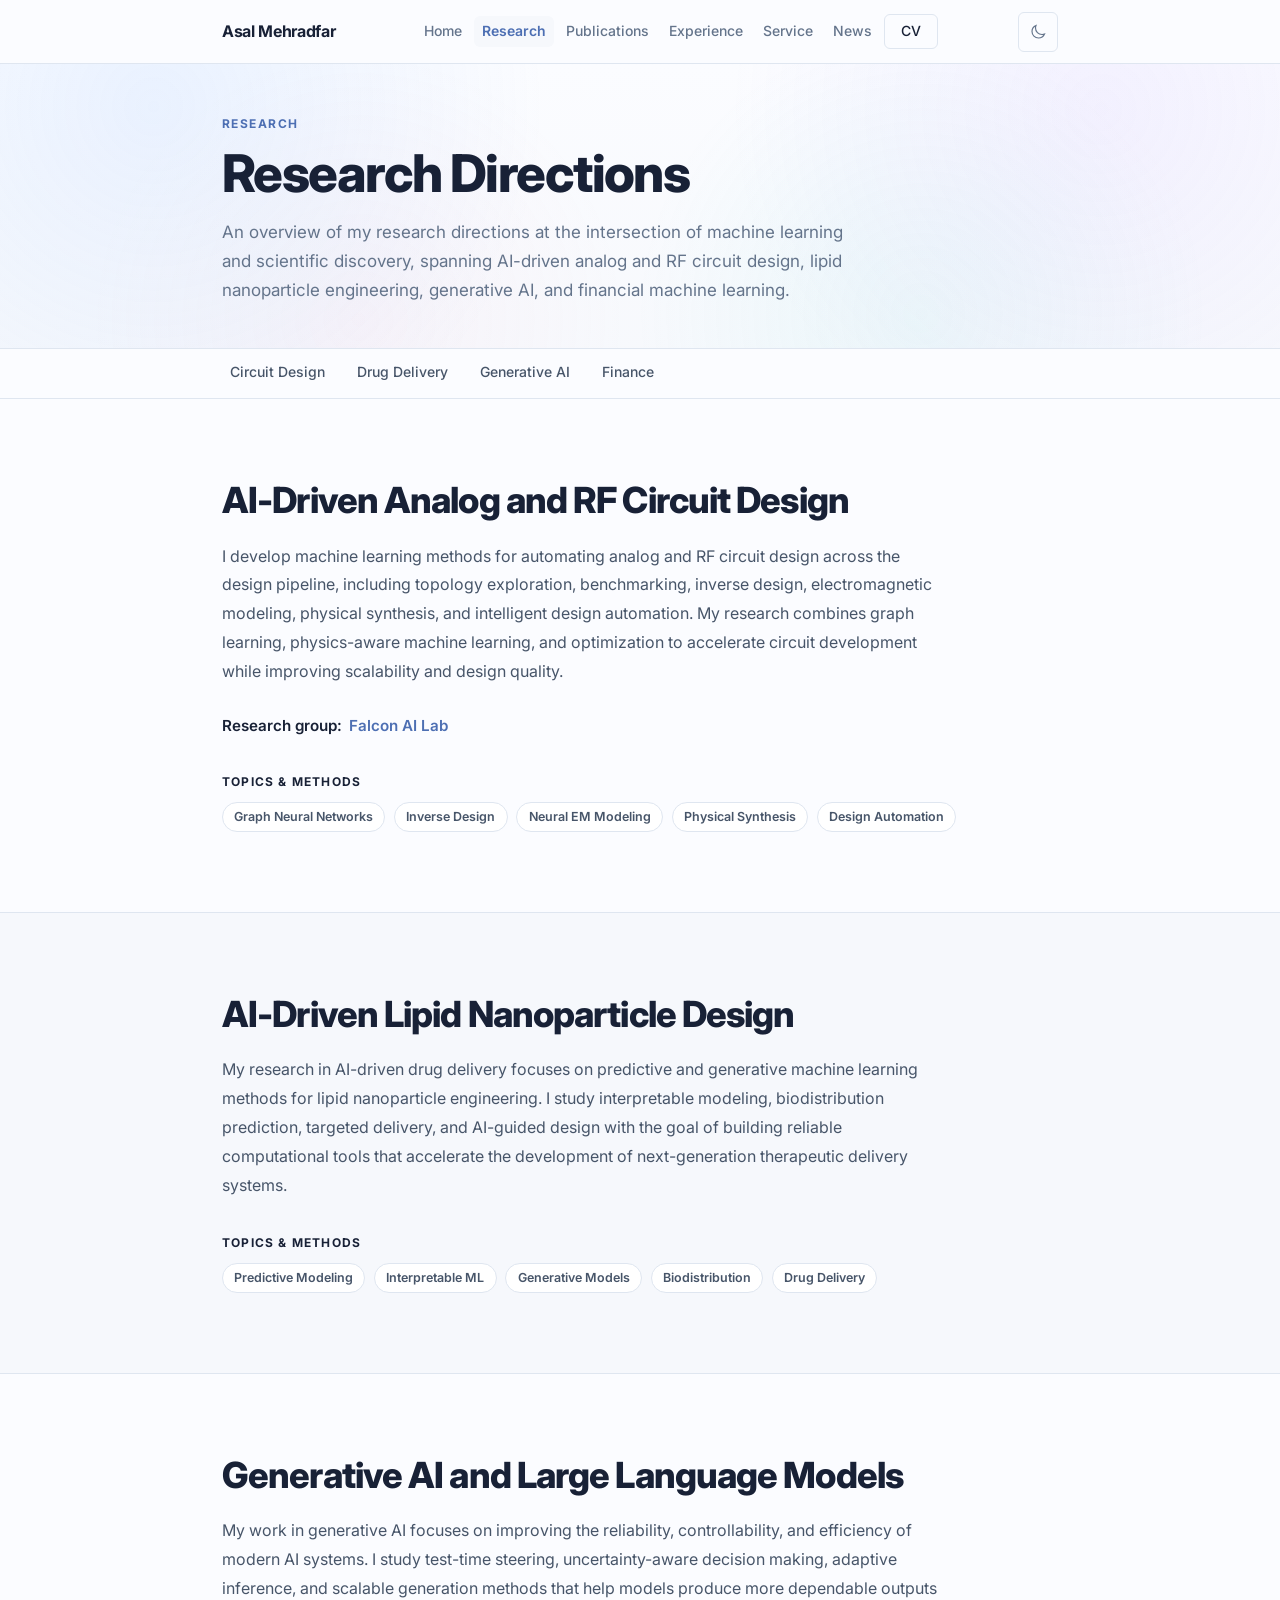
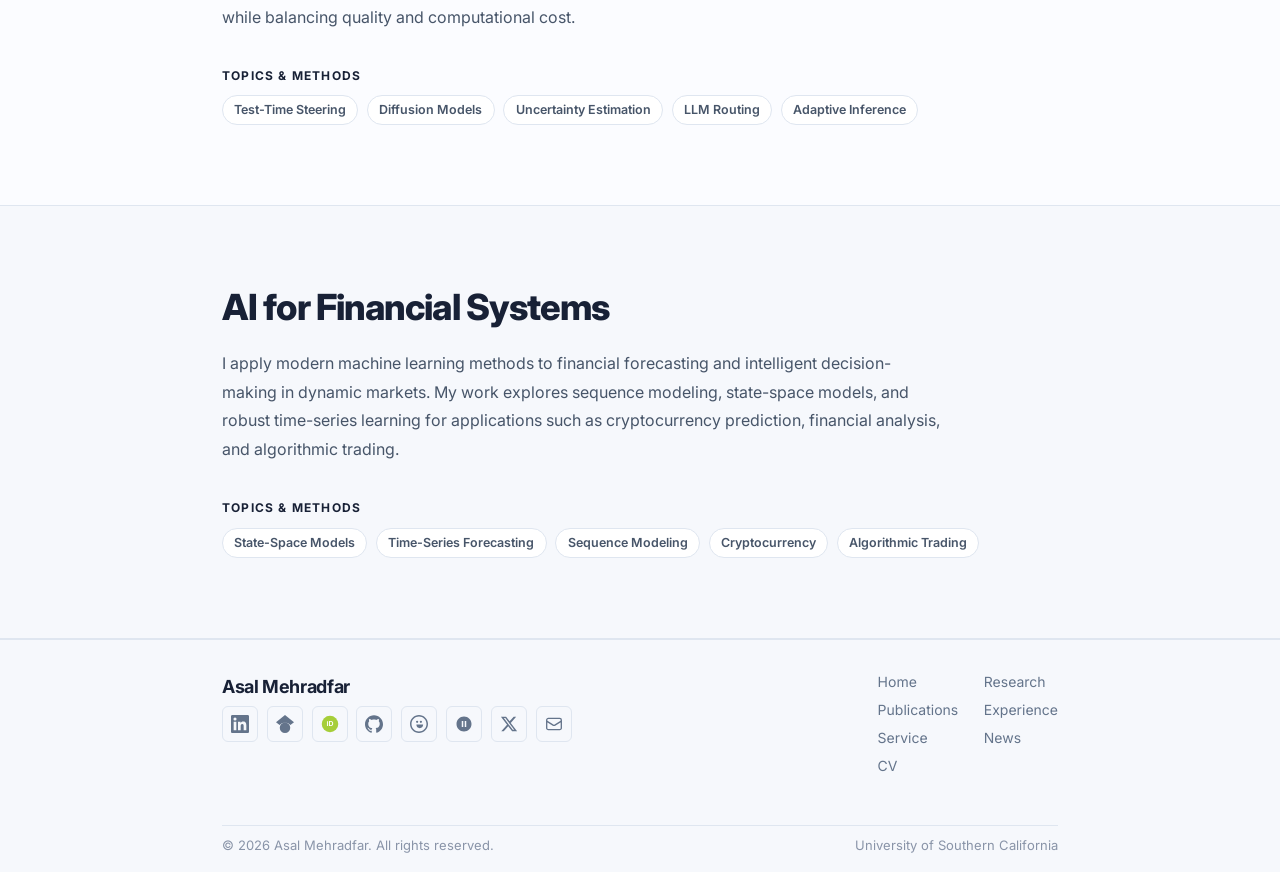
<file: research.html>
<!DOCTYPE html>

<html data-theme="light" lang="en">
<head>
<meta charset="utf-8"/>
<meta content="width=device-width, initial-scale=1.0" name="viewport"/>
<title>Research | Asal Mehradfar</title>
<!-- Browser tab icon: add website-icon.png to assets/icons/ -->
<link href="assets/icons/website-icon.png" rel="icon" type="image/png"/>
<link href="assets/icons/website-icon.png" rel="apple-touch-icon"/>
<meta content="Asal Mehradfar's research in AI-driven analog and RF circuit design, lipid nanoparticle drug delivery, generative AI, LLM systems, and financial forecasting." name="description"/>
<!-- Canonical URL -->
<link href="https://asalmehradfar.github.io/research.html" rel="canonical"/>
<!-- THEME FLASH PREVENTION — must run before CSS loads -->
<script>
  (function() {
    var stored;
    try { stored = localStorage.getItem('theme'); } catch(e) {}
    var prefersDark = window.matchMedia('(prefers-color-scheme: dark)').matches;
    var theme = stored || (prefersDark ? 'dark' : 'light');
    document.documentElement.setAttribute('data-theme', theme);
  })();
  </script>
<!-- Shared Stylesheet -->
<link href="assets/css/styles.css" rel="stylesheet"/>
<!-- Google Fonts: Inter -->
<link href="https://fonts.googleapis.com" rel="preconnect"/>
<link crossorigin="" href="https://fonts.gstatic.com" rel="preconnect"/>
<link href="https://fonts.googleapis.com/css2?family=Inter:wght@300;400;500;600;700&amp;display=swap" rel="stylesheet"/>
<!-- Favicon -->
<!-- Open Graph -->
<meta content="Research | Asal Mehradfar" property="og:title"/>
<meta content="AI-driven research spanning analog circuit design, lipid nanoparticle delivery, generative AI, and financial systems." property="og:description"/>
<meta content="assets/images/social-preview.webp" property="og:image"/>
<meta content="website" property="og:type"/>
<meta content="https://asalmehradfar.github.io/research.html" property="og:url"/>
<!-- Twitter/X Card -->
<meta content="summary_large_image" name="twitter:card"/>
<meta content="Research | Asal Mehradfar" name="twitter:title"/>
<meta content="AI-driven research spanning analog circuit design, lipid nanoparticle delivery, generative AI, and financial systems." name="twitter:description"/>
<meta content="assets/images/social-preview.webp" name="twitter:image"/>
<!-- Theme color -->
<meta content="#F8FAFC" media="(prefers-color-scheme: light)" name="theme-color"/>
<meta content="#0F172A" media="(prefers-color-scheme: dark)" name="theme-color"/>
<!-- Robots -->
<meta content="index, follow" name="robots"/>
<!-- Page-specific styles -->
<style>
    /* =========================================================
       RESEARCH PAGE — PAGE-SPECIFIC STYLES
       All design tokens come from assets/css/styles.css
       ========================================================= */

    /* ---- Page Header ---- */
    .page-header {
      background-color: var(--color-bg-alt);
      border-bottom: 1px solid var(--color-border);
      padding: 3rem 1.5rem 2.5rem;
    }

    .page-header__inner {
      max-width: var(--max-width-content);
      margin: 0 auto;
      padding: 0;
    }

    .page-header__eyebrow {
      font-size: var(--text-xs);
      font-weight: var(--weight-semibold);
      letter-spacing: var(--tracking-widest);
      text-transform: uppercase;
      color: var(--color-accent);
      margin-bottom: var(--space-3);
    }

    .page-header__title {
      font-size: clamp(2rem, 5vw, 3rem);
      font-weight: var(--weight-bold);
      color: var(--color-text);
      line-height: var(--leading-tight);
      margin-bottom: var(--space-4);
      letter-spacing: var(--tracking-tight);
    }

    .page-header__statement {
      font-size: var(--text-md);
      color: var(--color-text-secondary);
      line-height: var(--leading-relaxed);
      max-width: 68ch;
    }

    /* ---- Research Theme Navigation (sticky anchor links) ---- */
    .research-nav {
      position: sticky;
      top: 64px; /* below site nav */
      z-index: 90;
      background-color: var(--color-bg);
      border-bottom: 1px solid var(--color-border);
      padding: 0;
    }

    .research-nav__inner {
      max-width: var(--max-width-content);
      margin: 0 auto;
      padding: 0 1.5rem;
      display: flex;
      gap: 0;
      overflow-x: auto;
      scrollbar-width: none;
      -ms-overflow-style: none;
    }

    .research-nav__inner::-webkit-scrollbar { display: none; }

    .research-nav__link {
      display: inline-flex;
      align-items: center;
      padding: var(--space-3) var(--space-4);
      font-size: var(--text-sm);
      font-weight: var(--weight-medium);
      color: var(--color-text-secondary);
      text-decoration: none;
      border-bottom: 2px solid transparent;
      white-space: nowrap;
      transition: color 0.2s ease, border-color 0.2s ease;
    }

    .research-nav__link:hover {
      color: var(--color-accent);
      border-bottom-color: var(--color-accent-muted);
    }

    .research-nav__link.is-active {
      color: var(--color-accent);
      border-bottom-color: var(--color-accent);
      font-weight: var(--weight-semibold);
    }

    /* ---- Research Theme Section ---- */
    .research-theme {
      padding: var(--space-20) 0;
      border-bottom: 1px solid var(--color-border);
    }

    .research-theme:last-of-type {
      border-bottom: none;
    }

    .research-theme:nth-child(even) {
      background-color: var(--color-bg-alt);
    }

    .research-theme__inner {
      max-width: var(--max-width-content);
      margin: 0 auto;
      padding: 0 1.5rem;
    }

    /* Theme header */
    .research-theme__header {
      display: grid;
      grid-template-columns: 1fr auto;
      align-items: start;
      gap: var(--space-4);
      margin-bottom: var(--space-8);
    }

    .research-theme__number {
      font-size: var(--text-xs);
      font-weight: var(--weight-semibold);
      letter-spacing: var(--tracking-widest);
      text-transform: uppercase;
      color: var(--color-accent);
      margin-bottom: var(--space-2);
    }

    .research-theme__title {
      font-size: clamp(1.5rem, 3.5vw, 2.25rem);
      font-weight: var(--weight-bold);
      color: var(--color-text);
      line-height: var(--leading-tight);
      letter-spacing: var(--tracking-tight);
      margin-bottom: var(--space-2);
    }

    .research-theme__period {
      font-size: var(--text-sm);
      color: var(--color-text-muted);
      font-weight: var(--weight-medium);
    }

    /* Theme body: two-column layout on wide screens */
    .research-theme__body {
      display: grid;
      grid-template-columns: 1fr 1fr;
      gap: var(--space-12);
      align-items: start;
    }

    .research-theme__description {
      font-size: var(--text-base);
      color: var(--color-text-secondary);
      line-height: var(--leading-relaxed);
      margin-bottom: var(--space-6);
    }

    /* Methods list */
    .research-theme__methods {
      margin-bottom: var(--space-6);
    }

    .research-theme__methods-title {
      font-size: var(--text-sm);
      font-weight: var(--weight-semibold);
      letter-spacing: var(--tracking-wide);
      text-transform: uppercase;
      color: var(--color-text-muted);
      margin-bottom: var(--space-3);
    }

    .research-theme__methods-list {
      list-style: none;
      padding: 0;
      margin: 0;
      display: flex;
      flex-wrap: wrap;
      gap: var(--space-2);
    }

    .research-theme__methods-list li {
      font-size: var(--text-sm);
      color: var(--color-text-secondary);
      background-color: var(--color-bg-code);
      border: 1px solid var(--color-border);
      border-radius: 4px;
      padding: 3px var(--space-3);
      line-height: 1.6;
    }

    /* Ongoing directions box */
    .ongoing-box {
      background-color: var(--color-accent-light);
      border-left: 3px solid var(--color-accent);
      border-radius: 0 6px 6px 0;
      padding: var(--space-4) var(--space-5);
      margin-top: var(--space-6);
    }

    [data-theme="dark"] .ongoing-box {
      background-color: rgba(155, 27, 48, 0.12);
      border-left-color: var(--color-accent);
    }

    .ongoing-box__label {
      font-size: var(--text-xs);
      font-weight: var(--weight-semibold);
      letter-spacing: var(--tracking-wider);
      text-transform: uppercase;
      color: var(--color-accent);
      margin-bottom: var(--space-2);
    }

    .ongoing-box__text {
      font-size: var(--text-sm);
      color: var(--color-text-secondary);
      line-height: var(--leading-relaxed);
      margin: 0;
    }

    /* ---- Project Cards (right column) ---- */
    .projects-column {
      display: flex;
      flex-direction: column;
      gap: var(--space-4);
    }

    .projects-column__label {
      font-size: var(--text-xs);
      font-weight: var(--weight-semibold);
      letter-spacing: var(--tracking-widest);
      text-transform: uppercase;
      color: var(--color-text-muted);
      margin-bottom: var(--space-1);
    }

    /* Project card */
    .project-card {
      background-color: var(--color-bg-card);
      border: 1px solid var(--color-border);
      border-radius: 8px;
      padding: var(--space-5);
      transition: box-shadow 0.2s ease, border-color 0.2s ease, transform 0.2s ease;
      text-decoration: none;
      display: block;
    }

    .project-card:hover {
      box-shadow: 0 4px 16px rgba(0,0,0,0.08);
      border-color: var(--color-accent-muted);
      transform: translateY(-1px);
    }

    [data-theme="dark"] .project-card:hover {
      box-shadow: 0 4px 16px rgba(0,0,0,0.3);
    }

    .project-card__category {
      font-size: var(--text-xs);
      font-weight: var(--weight-semibold);
      letter-spacing: var(--tracking-wider);
      text-transform: uppercase;
      color: var(--color-accent);
      margin-bottom: var(--space-2);
    }

    .project-card__name {
      font-size: var(--text-md);
      font-weight: var(--weight-semibold);
      color: var(--color-text);
      margin-bottom: var(--space-1);
      line-height: var(--leading-snug);
    }

    .project-card__title {
      font-size: var(--text-sm);
      color: var(--color-text-secondary);
      line-height: var(--leading-snug);
      margin-bottom: var(--space-3);
    }

    .project-card__venue {
      font-size: var(--text-xs);
      color: var(--color-text-muted);
      margin-bottom: var(--space-3);
    }

    .project-card__links {
      display: flex;
      flex-wrap: wrap;
      gap: var(--space-2);
      align-items: center;
    }

    .project-card__link {
      display: inline-flex;
      align-items: center;
      gap: 4px;
      font-size: var(--text-xs);
      font-weight: var(--weight-medium);
      color: var(--color-accent);
      text-decoration: none;
      padding: 3px var(--space-2);
      border: 1px solid var(--color-accent-muted);
      border-radius: 4px;
      transition: background-color 0.15s ease, color 0.15s ease;
    }

    .project-card__link:hover {
      background-color: var(--color-accent);
      color: var(--color-text-inverse);
      border-color: var(--color-accent);
    }

    .project-card__link svg {
      width: 11px;
      height: 11px;
      flex-shrink: 0;
    }

    /* ---- Responsive ---- */
    @media (max-width: 1023px) {
      .research-theme__body {
        grid-template-columns: 1fr;
        gap: var(--space-8);
      }

      .research-theme__header {
        grid-template-columns: 1fr;
      }
    }

    @media (max-width: 767px) {
      .research-theme {
        padding: var(--space-14) 0;
      }

      .page-header {
        padding: var(--space-12) 0 var(--space-8);
      }

      .research-nav {
        top: 56px;
      }
    }

    @media (max-width: 430px) {
      .research-theme__inner,
      .page-header__inner,
      .research-nav__inner {
        padding: 0 var(--space-4);
      }
    }

    @media (max-width: 375px) {
      .research-theme__inner,
      .page-header__inner,
      .research-nav__inner {
        padding: 0 var(--space-3);
      }
    }

    /* ---- Reveal animation ---- */
    .reveal {
      opacity: 0;
      transform: translateY(16px);
      transition: opacity 0.4s ease, transform 0.4s ease;
    }

    .reveal.is-visible {
      opacity: 1;
      transform: none;
    }

    @media (prefers-reduced-motion: reduce) {
      .reveal {
        opacity: 1;
        transform: none;
        transition: none;
      }
    }
  
    /* Research hierarchy labels */
    .research-theme--primary {
      border-left: 3px solid var(--color-accent, #315E9B);
    }
    .research-theme--additional {
      opacity: 0.92;
    }
    .research-theme--additional .research-theme__number {
      color: var(--color-text-muted, #64748B);
    }
</style>
<link href="assets/css/palette.css" rel="stylesheet"/>
<link href="assets/css/clean-page-hero.css" rel="stylesheet"/><style data-research-hero-exact-fix="true">
/*
  Research loads the legacy global stylesheet for its body content.
  These rules neutralize only its font-rendering side effects so the hero
  matches the finalized Service, News, Publications, and Experience heroes.
*/
.page-eyebrow.clean-page-hero__eyebrow {
  margin: 0 0 0.85rem !important;
  padding: 0 !important;
  color: var(--color-accent) !important;
  font-family: var(--font-sans) !important;
  font-size: 0.75rem !important;
  font-weight: 700 !important;
  font-style: normal !important;
  font-synthesis: none !important;
  font-variation-settings: "wght" 700 !important;
  line-height: 1.25 !important;
  letter-spacing: 0.12em !important;
  text-transform: uppercase !important;
  opacity: 1 !important;
  transform: none !important;
  filter: none !important;
  -webkit-font-smoothing: auto !important;
  -moz-osx-font-smoothing: auto !important;
  text-rendering: auto !important;
}

.clean-page-hero .page-subtitle.clean-page-hero__description {
  margin: 0 !important;
  padding: 0 !important;
  max-width: 58ch !important;
  color: var(--color-text-muted) !important;
  font-family: var(--font-sans) !important;
  font-size: 1.0625rem !important;
  font-weight: 400 !important;
  font-style: normal !important;
  font-synthesis: none !important;
  font-variation-settings: "wght" 400 !important;
  line-height: 1.7 !important;
  letter-spacing: normal !important;
  opacity: 1 !important;
  -webkit-font-smoothing: auto !important;
  -moz-osx-font-smoothing: auto !important;
  text-rendering: auto !important;
}
</style><style data-research-body-redesign="true">
/* ============================================================
   RESEARCH DIRECTIONS — CLEAN NARRATIVE LAYOUT
   ============================================================ */

.research-direction {
  scroll-margin-top: calc(var(--nav-height) + 5.5rem);
  padding: 5rem 0;
  border-bottom: 1px solid var(--color-border);
  background: var(--color-bg);
}

.research-direction--alt {
  background: var(--color-bg-alt);
}

.research-direction__inner {
  width: 100%;
  max-width: 1040px;
  margin: 0 auto;
  padding: 0 2rem;
  box-sizing: border-box;
  display: grid;
  grid-template-columns: 3rem minmax(0, 1fr);
  gap: 2rem;
  align-items: start;
}

.research-direction__number {
  padding-top: 0.35rem;
  color: var(--color-accent);
  font-family: var(--font-sans);
  font-size: 0.75rem;
  font-weight: 700;
  line-height: 1;
  letter-spacing: 0.12em;
}

.research-direction__content {
  min-width: 0;
}

.research-direction__title {
  max-width: 36ch;
  margin: 0 0 1.25rem;
  color: var(--color-text);
  font-family: var(--font-sans);
  font-size: clamp(1.65rem, 3.6vw, 2.25rem);
  font-weight: 800;
  line-height: 1.18;
  letter-spacing: -0.025em;
}

.research-direction__overview {
  max-width: 72ch;
  margin: 0;
  color: var(--color-text-secondary);
  font-family: var(--font-sans);
  font-size: 1rem;
  font-weight: 400;
  line-height: 1.8;
}

.research-direction__keywords {
  margin-top: 2rem;
}

.research-direction__keywords-label,
.research-direction__focus-label {
  display: block;
  margin-bottom: 0.75rem;
  color: var(--color-text);
  font-family: var(--font-sans);
  font-size: 0.75rem;
  font-weight: 700;
  line-height: 1.3;
  letter-spacing: 0.1em;
  text-transform: uppercase;
}

.research-direction__tags {
  display: flex;
  flex-wrap: wrap;
  gap: 0.55rem;
}

.research-direction__tag {
  display: inline-flex;
  align-items: center;
  min-height: 30px;
  padding: 0.35rem 0.7rem;
  border: 1px solid var(--color-border);
  border-radius: 999px;
  background: var(--color-bg-card);
  color: var(--color-text-secondary);
  font-family: var(--font-sans);
  font-size: 0.78rem;
  font-weight: 600;
  line-height: 1.25;
}

.research-direction__focus {
  margin-top: 2rem;
  padding: 1.15rem 1.25rem 1.2rem;
  border: 1px solid var(--color-border);
  border-left: 3px solid var(--color-accent);
  border-radius: 0 8px 8px 0;
  background: color-mix(in srgb, var(--color-accent-light) 54%, var(--color-bg-card));
}

.research-direction__focus-label {
  margin-bottom: 0.45rem;
  color: var(--color-accent);
}

.research-direction__focus p {
  max-width: 72ch;
  margin: 0;
  color: var(--color-text-secondary);
  font-family: var(--font-sans);
  font-size: 0.92rem;
  font-weight: 400;
  line-height: 1.65;
}

[data-theme="dark"] .research-direction__tag {
  background: var(--color-bg-card);
  border-color: var(--color-border);
  color: var(--color-text-secondary);
}

[data-theme="dark"] .research-direction__focus {
  background: color-mix(in srgb, var(--color-accent-light) 24%, var(--color-bg-card));
}

@media (max-width: 720px) {
  .research-direction {
    padding: 3.75rem 0;
  }

  .research-direction__inner {
    grid-template-columns: 1fr;
    gap: 0.9rem;
    padding-left: 1.5rem;
    padding-right: 1.5rem;
  }

  .research-direction__number {
    padding-top: 0;
  }
}

@media (max-width: 480px) {
  .research-direction__inner {
    padding-left: 1rem;
    padding-right: 1rem;
  }

  .research-direction__title {
    font-size: 1.55rem;
  }

  .research-direction__tag {
    font-size: 0.75rem;
  }
}
</style><style data-research-numberless-layout="true">
/* Research sections: remove decorative number column and align all content */
.research-direction__inner {
  display: block !important;
  width: 100% !important;
  max-width: 900px !important;
  margin: 0 auto !important;
  padding-left: 2rem !important;
  padding-right: 2rem !important;
  box-sizing: border-box !important;
}

.research-direction__content {
  width: 100% !important;
  min-width: 0 !important;
}

@media (max-width: 720px) {
  .research-direction__inner {
    padding-left: 1.5rem !important;
    padding-right: 1.5rem !important;
  }
}

@media (max-width: 480px) {
  .research-direction__inner {
    padding-left: 1rem !important;
    padding-right: 1rem !important;
  }
}
</style><style>
.research-direction__related{
  margin:1.75rem 0 0;
  font-size:.95rem;
  color:var(--color-text-secondary);
}
.research-direction__related-label{
  font-weight:600;
  margin-right:.45rem;
  color:var(--color-text);
}
.research-direction__related-link{
  color:var(--color-accent);
  text-decoration:none;
  font-weight:600;
}
.research-direction__related-link:hover{
  text-decoration:underline;
}
</style><style data-research-final-polish="true">
/* Final Research-page spacing polish */
.research-direction__keywords {
  margin-top: 2.25rem !important;
}
</style></head>
<body><site-header></site-header>
<!-- Skip to main content (accessibility) -->
<a class="skip-link" href="#main-content">Skip to main content</a>
<!-- ============================================================
       SITE NAVIGATION
       ============================================================ -->
<!-- ============================================================
       MAIN CONTENT
       ============================================================ -->
<main id="main-content">
<!-- Page Header -->
<section aria-labelledby="page-title" class="page-header clean-page-hero">
<div class="page-header-inner clean-page-hero__inner">
<p class="page-eyebrow clean-page-hero__eyebrow">Research</p>
<h1 class="page-title clean-page-hero__title" id="page-title">Research Directions</h1>
<p class="page-subtitle clean-page-hero__description">An overview of my research directions at the intersection of machine learning and scientific discovery, spanning AI-driven analog and RF circuit design, lipid nanoparticle engineering, generative AI, and financial machine learning.</p>
</div>
</section>
<!-- Research Theme Navigation (sticky anchor links) -->
<nav aria-label="Research themes" class="research-nav">
<div class="research-nav__inner">
<a class="research-nav__link" href="#analog-rf">Circuit Design</a>
<a class="research-nav__link" href="#lnp-drug-delivery">Drug Delivery</a>
<a class="research-nav__link" href="#generative-ai-llm">Generative AI</a>
<a class="research-nav__link" href="#financial-systems">Finance</a>
</div>
</nav>
<!-- ============================================================
         THEME 1: AI-DRIVEN ANALOG AND RF CIRCUIT DESIGN
         ============================================================ -->
<!-- Primary Research Areas Label -->
<section aria-labelledby="analog-rf-title" class="research-direction" id="analog-rf"><div class="research-direction__inner"><div class="research-direction__content"><h2 class="research-direction__title" id="analog-rf-title">AI-Driven Analog and RF Circuit Design</h2><p class="research-direction__overview">I develop machine learning methods for automating analog and RF circuit design across the design pipeline, including topology exploration, benchmarking, inverse design, electromagnetic modeling, physical synthesis, and intelligent design automation. My research combines graph learning, physics-aware machine learning, and optimization to accelerate circuit development while improving scalability and design quality.</p><div class="research-direction__related"><span class="research-direction__related-label">Research group:</span><a class="research-direction__related-link" href="https://falconailab.com/" rel="noopener" target="_blank">Falcon AI Lab</a></div><div aria-label="Research keywords" class="research-direction__keywords"><span class="research-direction__keywords-label">Topics &amp; Methods</span><div class="research-direction__tags"><span class="research-direction__tag">Graph Neural Networks</span><span class="research-direction__tag">Inverse Design</span><span class="research-direction__tag">Neural EM Modeling</span><span class="research-direction__tag">Physical Synthesis</span><span class="research-direction__tag">Design Automation</span></div></div><aside aria-label="Current focus" class="research-direction__focus" style="display:none;"><span class="research-direction__focus-label">Current focus</span><p></p></aside></div></div></section>
<!-- ============================================================
         THEME 2: AI-DRIVEN LNP DESIGN FOR DRUG DELIVERY
         ============================================================ -->
<section aria-labelledby="lnp-drug-delivery-title" class="research-direction research-direction--alt" id="lnp-drug-delivery"><div class="research-direction__inner"><div class="research-direction__content"><h2 class="research-direction__title" id="lnp-drug-delivery-title">AI-Driven Lipid Nanoparticle Design</h2><p class="research-direction__overview">My research in AI-driven drug delivery focuses on predictive and generative machine learning methods for lipid nanoparticle engineering. I study interpretable modeling, biodistribution prediction, targeted delivery, and AI-guided design with the goal of building reliable computational tools that accelerate the development of next-generation therapeutic delivery systems.</p><div aria-label="Research keywords" class="research-direction__keywords"><span class="research-direction__keywords-label">Topics &amp; Methods</span><div class="research-direction__tags"><span class="research-direction__tag">Predictive Modeling</span><span class="research-direction__tag">Interpretable ML</span><span class="research-direction__tag">Generative Models</span><span class="research-direction__tag">Biodistribution</span><span class="research-direction__tag">Drug Delivery</span></div></div><aside aria-label="Current focus" class="research-direction__focus" style="display:none;"><span class="research-direction__focus-label">Current focus</span><p></p></aside></div></div></section>
<!-- ============================================================
         THEME 3: GENERATIVE AI AND LLM SYSTEMS
         ============================================================ -->
<!-- Additional Research Directions Label -->
<section aria-labelledby="generative-ai-llm-title" class="research-direction" id="generative-ai-llm"><div class="research-direction__inner"><div class="research-direction__content"><h2 class="research-direction__title" id="generative-ai-llm-title">Generative AI and Large Language Models</h2><p class="research-direction__overview">My work in generative AI focuses on improving the reliability, controllability, and efficiency of modern AI systems. I study test-time steering, uncertainty-aware decision making, adaptive inference, and scalable generation methods that help models produce more dependable outputs while balancing quality and computational cost.</p><div aria-label="Research keywords" class="research-direction__keywords"><span class="research-direction__keywords-label">Topics &amp; Methods</span><div class="research-direction__tags"><span class="research-direction__tag">Test-Time Steering</span><span class="research-direction__tag">Diffusion Models</span><span class="research-direction__tag">Uncertainty Estimation</span><span class="research-direction__tag">LLM Routing</span><span class="research-direction__tag">Adaptive Inference</span></div></div><aside aria-label="Current focus" class="research-direction__focus" style="display:none;"><span class="research-direction__focus-label">Current focus</span><p></p></aside></div></div></section>
<!-- ============================================================
         THEME 4: AI FOR FINANCIAL SYSTEMS
         ============================================================ -->
<section aria-labelledby="financial-systems-title" class="research-direction research-direction--alt" id="financial-systems"><div class="research-direction__inner"><div class="research-direction__content"><h2 class="research-direction__title" id="financial-systems-title">AI for Financial Systems</h2><p class="research-direction__overview">I apply modern machine learning methods to financial forecasting and intelligent decision-making in dynamic markets. My work explores sequence modeling, state-space models, and robust time-series learning for applications such as cryptocurrency prediction, financial analysis, and algorithmic trading.</p><div aria-label="Research keywords" class="research-direction__keywords"><span class="research-direction__keywords-label">Topics &amp; Methods</span><div class="research-direction__tags"><span class="research-direction__tag">State-Space Models</span><span class="research-direction__tag">Time-Series Forecasting</span><span class="research-direction__tag">Sequence Modeling</span><span class="research-direction__tag">Cryptocurrency</span><span class="research-direction__tag">Algorithmic Trading</span></div></div><aside aria-label="Current focus" class="research-direction__focus" style="display:none;"><span class="research-direction__focus-label">Current focus</span><p></p></aside></div></div></section>
<!-- ============================================================
         CALL TO ACTION — View Publications
         ============================================================ -->
</main><!-- /#main-content -->
<!-- ============================================================
       FOOTER
       ============================================================ -->
<!-- Shared JavaScript -->
<script src="assets/js/script.js"></script>
<!-- Research nav active-link highlight on scroll -->
<script>
  (function() {
    var sections = document.querySelectorAll('.research-theme[id]');
    var navLinks = document.querySelectorAll('.research-nav__link');
    if (!sections.length || !navLinks.length) return;

    function onScroll() {
      var scrollY = window.scrollY + 140;
      var current = '';
      sections.forEach(function(sec) {
        if (sec.offsetTop <= scrollY) current = sec.id;
      });
      navLinks.forEach(function(link) {
        link.classList.toggle('is-active', link.getAttribute('href') === '#' + current);
      });
    }

    window.addEventListener('scroll', onScroll, { passive: true });
    onScroll();
  })();
  </script>
<site-footer></site-footer><script defer="True" src="assets/js/shared-layout.js"></script></body>
</html>
</file>
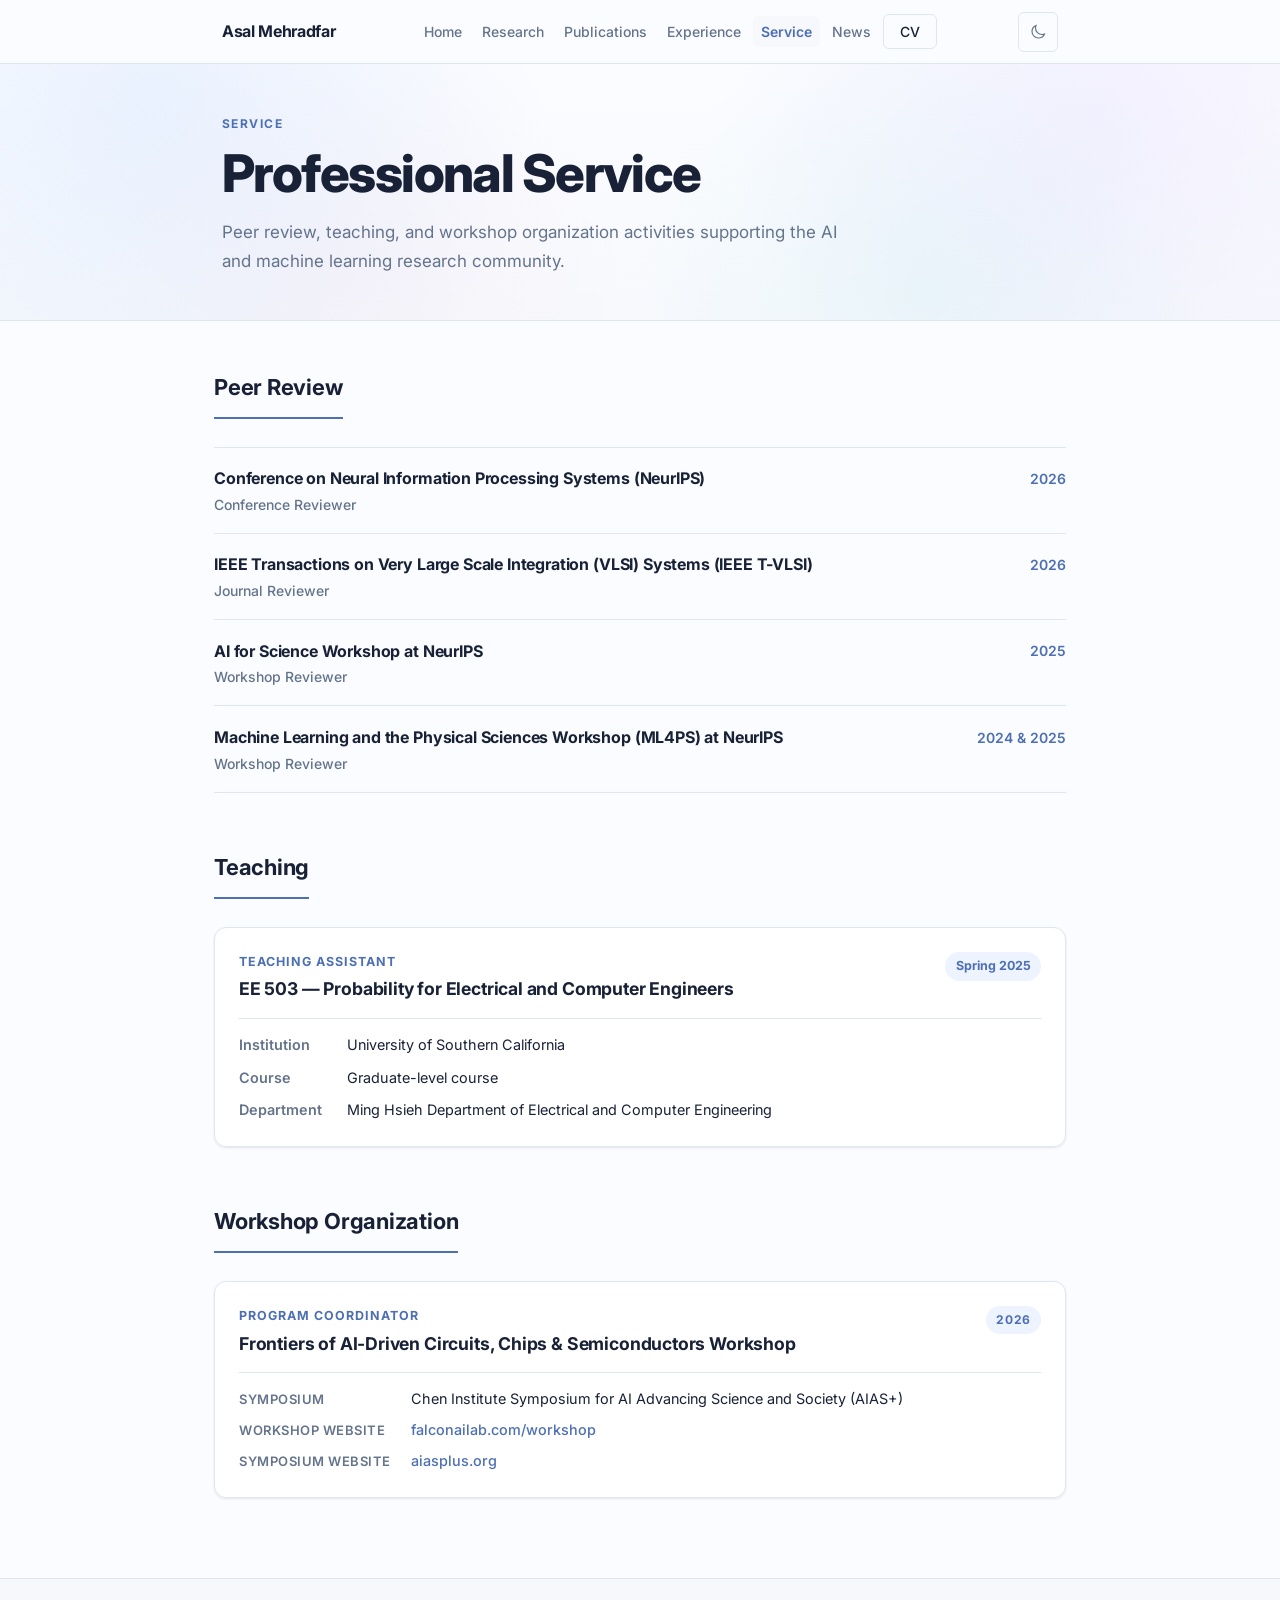
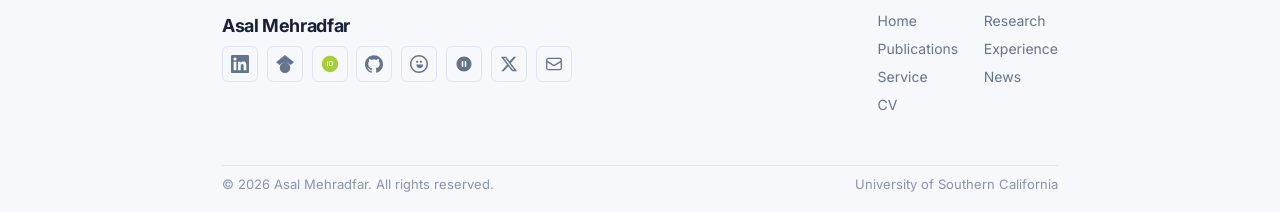
<file: service.html>
<!DOCTYPE html>

<html data-theme="light" lang="en">
<head>
<meta charset="utf-8"/>
<meta content="width=device-width, initial-scale=1.0" name="viewport"/>
<title>Service | Asal Mehradfar</title>
<!-- Browser tab icon: add website-icon.png to assets/icons/ -->
<link href="assets/icons/website-icon.png" rel="icon" type="image/png"/>
<link href="assets/icons/website-icon.png" rel="apple-touch-icon"/>
<meta content="Academic service by Asal Mehradfar: peer review roles at NeurIPS, IEEE T-VLSI, and workshop organization for AIAS+ 2026." name="description"/>
<!-- Open Graph -->
<meta content="Academic Service — Asal Mehradfar" property="og:title"/>
<meta content="Peer review and workshop organization activities." property="og:description"/>
<meta content="website" property="og:type"/>
<!-- Theme flash prevention -->
<script>
    (function() {
      var stored = localStorage.getItem('theme');
      var preferred = stored || (window.matchMedia('(prefers-color-scheme: dark)').matches ? 'dark' : 'light');
      document.documentElement.setAttribute('data-theme', preferred);
    })();
  </script>
<!-- Google Fonts -->
<link href="https://fonts.googleapis.com" rel="preconnect"/>
<link crossorigin="" href="https://fonts.gstatic.com" rel="preconnect"/>
<link href="https://fonts.googleapis.com/css2?family=Inter:wght@300;400;500;600;700&amp;display=swap" rel="stylesheet"/>
<style>
    /* =========================================================
       DESIGN TOKENS
       ========================================================= */
    :root {
      --color-bg:            #F8FAFC;
      --color-bg-alt:        #F1F5F9;
      --color-bg-card:       #FFFFFF;
      --color-bg-overlay:    rgba(15, 23, 42, 0.55);
      --color-accent:        #315E9B;
      --color-accent-hover:  #244A7C;
      --color-accent-light:  #E8F0FA;
      --color-accent-muted:  #5F83B5;
      --color-text:          #172033;
      --color-text-secondary:#475569;
      --color-text-muted:    #64748B;
      --color-text-inverse:  #F8FAFC;
      --color-border:        #DCE3EC;
      --color-border-strong: #C4CEDA;
      --color-link:          #315E9B;
      --color-link-hover:    #244A7C;
      --color-focus-ring:    #315E9B;
      --font-sans: 'Inter', 'Manrope', 'Source Sans 3', 'IBM Plex Sans', 'DM Sans', -apple-system, BlinkMacSystemFont, 'Segoe UI', Roboto, sans-serif;
      --radius-sm:  4px;
      --radius-md:  8px;
      --radius-lg:  12px;
      --shadow-sm:  0 1px 3px rgba(0,0,0,0.06), 0 1px 2px rgba(0,0,0,0.04);
      --shadow-md:  0 4px 12px rgba(0,0,0,0.08), 0 2px 4px rgba(0,0,0,0.04);
      --nav-height: 64px;
      --transition: 200ms ease;
    }

    [data-theme="dark"] {
      --color-bg:            #0F172A;
      --color-bg-alt:        #162033;
      --color-bg-card:       #1B273B;
      --color-bg-overlay:    rgba(0, 0, 0, 0.72);
      --color-accent:        #7FA9E6;
      --color-accent-hover:  #A5C4F2;
      --color-accent-light:  #3A1820;
      --color-accent-muted:  #5F83B5;
      --color-text:          #F1F5F9;
      --color-text-secondary:#C4BDB6;
      --color-text-muted:    #94A3B8;
      --color-text-inverse:  #172033;
      --color-border:        #2A3A52;
      --color-border-strong: #3A4D68;
      --color-link:          #7FA9E6;
      --color-link-hover:    #A5C4F2;
      --color-focus-ring:    #7FA9E6;
    }

    /* =========================================================
       RESET & BASE
       ========================================================= */
    *, *::before, *::after { box-sizing: border-box; margin: 0; padding: 0; }
    html { scroll-behavior: smooth; font-size: 16px; -webkit-text-size-adjust: 100%; }
    body {
      font-family: var(--font-sans);
      background-color: var(--color-bg);
      color: var(--color-text);
      line-height: 1.65;
      min-height: 100vh;
      display: flex;
      flex-direction: column;
      transition: background-color var(--transition), color var(--transition);
    }
    main { flex: 1; }
    a { color: var(--color-link); text-decoration: none; }
    a:hover { color: var(--color-link-hover); }
    ul { list-style: none; }

    /* =========================================================
       SKIP LINK
       ========================================================= */
    .skip-link {
      position: absolute;
      top: -100%;
      left: 1rem;
      background: var(--color-accent);
      color: #fff;
      padding: 0.5rem 1rem;
      border-radius: var(--radius-sm);
      font-weight: 600;
      z-index: 9999;
      transition: top 0.2s;
    }
    .skip-link:focus { top: 1rem; }

    /* =========================================================
       NAVIGATION
       ========================================================= */
    .site-nav {
      position: sticky;
      top: 0;
      z-index: 100;
      height: var(--nav-height);
      background: var(--color-bg);
      border-bottom: 1px solid var(--color-border);
      backdrop-filter: blur(8px);
      -webkit-backdrop-filter: blur(8px);
    }
    .nav-inner {
      max-width: 1280px;
      margin: 0 auto;
      padding: 0 1.5rem;
      height: 100%;
      display: flex;
      align-items: center;
      justify-content: space-between;
      gap: 1rem;
    }
    .nav-logo {
      display: flex;
      flex-direction: column;
      text-decoration: none;
      line-height: 1.2;
    }
    .nav-logo-name { font-size: 1rem; font-weight: 700; color: var(--color-text); letter-spacing: -0.01em; }
    .nav-logo-tagline { font-size: 0.7rem; color: var(--color-text-muted); font-weight: 400; letter-spacing: 0.02em; }
    .nav-links { display: flex; align-items: center; gap: 0.25rem; }
    .nav-links a {
      font-size: 0.875rem;
      font-weight: 500;
      color: var(--color-text-secondary);
      padding: 0.375rem 0.625rem;
      border-radius: var(--radius-sm);
      transition: color var(--transition), background var(--transition);
      text-decoration: none;
    }
    .nav-links a:hover { color: var(--color-text); background: var(--color-bg-alt); }
    .nav-links a.active { color: var(--color-accent); font-weight: 600; }
    .nav-links a.nav-cv {
      border: 1.5px solid var(--color-border-strong);
      padding: 0.3rem 0.75rem;
      border-radius: var(--radius-sm);
      color: var(--color-text);
    }
    .nav-links a.nav-cv:hover { border-color: var(--color-accent); color: var(--color-accent); background: transparent; }
    .theme-toggle {
      background: none;
      border: 1.5px solid var(--color-border);
      border-radius: var(--radius-sm);
      width: 36px; height: 36px;
      display: flex; align-items: center; justify-content: center;
      cursor: pointer;
      color: var(--color-text-secondary);
      transition: border-color var(--transition), color var(--transition);
      flex-shrink: 0;
    }
    .theme-toggle:hover { border-color: var(--color-accent); color: var(--color-accent); }
    .theme-toggle:focus-visible { outline: 2px solid var(--color-focus-ring); outline-offset: 2px; }
    .icon-sun, .icon-moon { width: 18px; height: 18px; }
    [data-theme="light"] .icon-moon { display: none; }
    [data-theme="dark"]  .icon-sun  { display: none; }
    .nav-hamburger {
      display: none;
      background: none;
      border: 1.5px solid var(--color-border);
      border-radius: var(--radius-sm);
      width: 36px; height: 36px;
      align-items: center; justify-content: center;
      cursor: pointer;
      color: var(--color-text);
      flex-shrink: 0;
    }
    .nav-hamburger:focus-visible { outline: 2px solid var(--color-focus-ring); outline-offset: 2px; }
    .nav-mobile {
      display: none;
      position: fixed;
      inset: 0;
      z-index: 200;
      background: var(--color-bg-overlay);
    }
    .nav-mobile.open { display: block; }
    .nav-mobile-panel {
      position: absolute;
      top: 0; right: 0;
      width: min(320px, 85vw);
      height: 100%;
      background: var(--color-bg);
      border-left: 1px solid var(--color-border);
      padding: 1.5rem;
      display: flex;
      flex-direction: column;
      gap: 0.5rem;
      overflow-y: auto;
    }
    .nav-mobile-close {
      align-self: flex-end;
      background: none;
      border: 1.5px solid var(--color-border);
      border-radius: var(--radius-sm);
      width: 36px; height: 36px;
      display: flex; align-items: center; justify-content: center;
      cursor: pointer;
      color: var(--color-text);
      margin-bottom: 0.5rem;
    }
    .nav-mobile-panel a {
      display: block;
      font-size: 1rem;
      font-weight: 500;
      color: var(--color-text-secondary);
      padding: 0.75rem 0.5rem;
      border-bottom: 1px solid var(--color-border);
      text-decoration: none;
    }
    .nav-mobile-panel a:hover, .nav-mobile-panel a.active { color: var(--color-accent); }

    /* =========================================================
       PAGE HEADER
       ========================================================= */
    .page-header {
      background: var(--color-bg-alt);
      border-bottom: 1px solid var(--color-border);
      padding: 3rem 1.5rem 2.5rem;
    }
    .page-header-inner { max-width: 900px; margin: 0 auto; }
    .page-eyebrow {
      font-size: 0.75rem;
      font-weight: 600;
      letter-spacing: 0.1em;
      text-transform: uppercase;
      color: var(--color-accent);
      margin-bottom: 0.75rem;
    }
    .page-title {
      font-size: clamp(1.875rem, 4vw, 2.75rem);
      font-weight: 700;
      letter-spacing: -0.02em;
      color: var(--color-text);
      line-height: 1.15;
      margin-bottom: 1rem;
    }
    .page-subtitle {
      font-size: 1.0625rem;
      color: var(--color-text-secondary);
      max-width: 640px;
      line-height: 1.6;
    }

    /* =========================================================
       MAIN CONTENT LAYOUT
       ========================================================= */
    .service-content {
      max-width: 900px;
      margin: 0 auto;
      padding: 3rem 1.5rem 5rem;
      display: flex;
      flex-direction: column;
      gap: 3.5rem;
    }

    /* =========================================================
       SECTION HEADING
       ========================================================= */
    .section-heading {
      font-size: 1.375rem;
      font-weight: 700;
      color: var(--color-text);
      letter-spacing: -0.01em;
      padding-bottom: 0.75rem;
      border-bottom: 2px solid var(--color-accent);
      margin-bottom: 1.75rem;
      display: inline-block;
    }

    /* =========================================================
       REVIEWER ROLES TABLE / LIST
       ========================================================= */
    .reviewer-list {
      display: flex;
      flex-direction: column;
      gap: 0;
    }
    .reviewer-entry {
      display: grid;
      grid-template-columns: 1fr auto;
      align-items: start;
      gap: 1rem;
      padding: 1.125rem 0;
      border-bottom: 1px solid var(--color-border);
    }
    .reviewer-entry:first-child { border-top: 1px solid var(--color-border); }
    .reviewer-role-wrap {}
    .reviewer-role {
      font-size: 1rem;
      font-weight: 600;
      color: var(--color-text);
      line-height: 1.4;
    }
    .reviewer-venue {
      font-size: 0.875rem;
      color: var(--color-text-secondary);
      margin-top: 0.2rem;
    }
    .reviewer-year {
      font-size: 0.875rem;
      font-weight: 600;
      color: var(--color-accent);
      white-space: nowrap;
      padding-top: 0.125rem;
    }

    /* =========================================================
       WORKSHOP ORGANIZATION CARDS
       ========================================================= */
    .workshop-grid {
      display: grid;
      grid-template-columns: 1fr;
      gap: 1.25rem;
    }
    .workshop-card {
      background: var(--color-bg-card);
      border: 1px solid var(--color-border);
      border-radius: var(--radius-lg);
      padding: 1.5rem;
      box-shadow: var(--shadow-sm);
      transition: box-shadow var(--transition), border-color var(--transition);
    }
    .workshop-card:hover {
      box-shadow: var(--shadow-md);
      border-color: var(--color-border-strong);
    }
    .workshop-card-header {
      display: flex;
      align-items: flex-start;
      justify-content: space-between;
      gap: 1rem;
      margin-bottom: 0.875rem;
    }
    .workshop-name {
      font-size: 1.125rem;
      font-weight: 700;
      color: var(--color-text);
      letter-spacing: -0.01em;
    }
    .workshop-year-badge {
      display: inline-flex;
      align-items: center;
      font-size: 0.75rem;
      font-weight: 700;
      letter-spacing: 0.06em;
      text-transform: uppercase;
      padding: 0.25rem 0.625rem;
      border-radius: 100px;
      background: var(--color-accent-light);
      color: var(--color-accent);
      white-space: nowrap;
      flex-shrink: 0;
    }
    .workshop-details {
      display: flex;
      flex-direction: column;
      gap: 0.5rem;
    }
    .workshop-detail-row {
      display: flex;
      gap: 0.75rem;
      align-items: baseline;
      font-size: 0.9rem;
    }
    .workshop-detail-label {
      font-weight: 600;
      color: var(--color-text-muted);
      min-width: 80px;
      flex-shrink: 0;
      font-size: 0.8125rem;
      text-transform: uppercase;
      letter-spacing: 0.04em;
    }
    .workshop-detail-value {
      color: var(--color-text-secondary);
      line-height: 1.5;
    }
    .workshop-detail-value a {
      color: var(--color-link);
      text-decoration: underline;
      text-underline-offset: 2px;
    }
    .workshop-detail-value a:hover { color: var(--color-link-hover); }
    .placeholder-tag {
      display: inline-block;
      font-size: 0.8125rem;
      font-style: italic;
      color: var(--color-text-muted);
      background: var(--color-bg-alt);
      border: 1px dashed var(--color-border-strong);
      border-radius: var(--radius-sm);
      padding: 0.15rem 0.5rem;
    }

    /* Expandable note for future entries -->
    .workshop-add-note {
      margin-top: 1rem;
      padding: 0.875rem 1rem;
      background: var(--color-bg-alt);
      border: 1px dashed var(--color-border-strong);
      border-radius: var(--radius-md);
      font-size: 0.8125rem;
      color: var(--color-text-muted);
      line-height: 1.6;
    }
    .workshop-add-note code {
      font-family: 'IBM Plex Mono', 'Fira Code', monospace;
      font-size: 0.75rem;
      background: var(--color-bg-card);
      border: 1px solid var(--color-border);
      border-radius: 3px;
      padding: 0.1rem 0.35rem;
      color: var(--color-text-secondary);
    }

    /* =========================================================
       FOOTER
       ========================================================= */
    .site-footer {
      background: var(--color-bg-alt);
      border-top: 1px solid var(--color-border);
      padding: 2.5rem 1.5rem;
      margin-top: auto;
    }
    .footer-inner {
      max-width: 1280px;
      margin: 0 auto;
      display: flex;
      flex-direction: column;
      align-items: center;
      gap: 1.25rem;
      text-align: center;
    }
    .footer-name { font-size: 1rem; font-weight: 700; color: var(--color-text); }
    .footer-tagline { font-size: 0.8125rem; color: var(--color-text-muted); margin-top: 0.125rem; }
    .footer-social { display: flex; gap: 0.75rem; flex-wrap: wrap; justify-content: center; }
    .footer-social a {
      display: flex; align-items: center; justify-content: center;
      width: 36px; height: 36px;
      border-radius: var(--radius-sm);
      border: 1.5px solid var(--color-border);
      color: var(--color-text-muted);
      transition: all var(--transition);
    }
    .footer-social a:hover { border-color: var(--color-accent); color: var(--color-accent); }
    .footer-social svg { width: 18px; height: 18px; }
    .footer-nav { display: flex; flex-wrap: wrap; gap: 0.25rem 1rem; justify-content: center; }
    .footer-nav a { font-size: 0.8125rem; color: var(--color-text-muted); text-decoration: none; transition: color var(--transition); }
    .footer-nav a:hover { color: var(--color-accent); }
    .footer-copy { font-size: 0.8125rem; color: var(--color-text-muted); }

    /* =========================================================
       RESPONSIVE
       ========================================================= */
    @media (max-width: 768px) {
      .nav-links { display: none; }
      .nav-hamburger { display: flex; }
      .service-content { padding: 2rem 1rem 3.5rem; gap: 2.5rem; }
      .page-header { padding: 2rem 1rem 1.75rem; }
      .reviewer-entry { grid-template-columns: 1fr; gap: 0.25rem; }
      .reviewer-year { font-size: 0.8125rem; }
    }
    @media (max-width: 430px) {
      .workshop-card-header { flex-direction: column; gap: 0.5rem; }
    }

    /* =========================================================
       FOCUS & MOTION
       ========================================================= */
    :focus-visible { outline: 2px solid var(--color-focus-ring); outline-offset: 2px; }
    @media (prefers-reduced-motion: reduce) {
      *, *::before, *::after { transition-duration: 0.01ms !important; animation-duration: 0.01ms !important; }
    }
  </style>
<link href="assets/css/palette.css" rel="stylesheet"/>
<link href="assets/css/clean-page-hero.css" rel="stylesheet"/><style data-teaching-section-design="true">
/* Teaching section — aligned with Peer Review and Workshop Organization */
.teaching-grid {
  display: grid;
  grid-template-columns: 1fr;
  gap: 1.25rem;
}

.teaching-card {
  background: var(--color-bg-card);
  border: 1px solid var(--color-border);
  border-radius: var(--radius-lg);
  padding: 1.5rem;
  box-shadow: var(--shadow-sm);
  transition: box-shadow var(--transition), border-color var(--transition);
}

.teaching-card:hover {
  border-color: var(--color-accent);
  box-shadow: var(--shadow-md);
}

.teaching-card-header {
  display: flex;
  align-items: flex-start;
  justify-content: space-between;
  gap: 1rem;
  margin-bottom: 1rem;
}

.teaching-role {
  margin: 0 0 0.3rem;
  color: var(--color-accent);
  font-size: 0.78rem;
  font-weight: 700;
  letter-spacing: 0.08em;
  text-transform: uppercase;
}

.teaching-course {
  margin: 0;
  color: var(--color-text);
  font-size: 1.1rem;
  font-weight: 700;
  line-height: 1.4;
  letter-spacing: -0.01em;
}

.teaching-term-badge {
  flex: 0 0 auto;
  display: inline-flex;
  align-items: center;
  min-height: 1.8rem;
  padding: 0.25rem 0.65rem;
  border-radius: 999px;
  background: var(--color-accent-light);
  color: var(--color-accent);
  font-size: 0.78rem;
  font-weight: 700;
  white-space: nowrap;
}

.teaching-details {
  display: flex;
  flex-direction: column;
  gap: 0.55rem;
  padding-top: 0.9rem;
  border-top: 1px solid var(--color-border);
}

.teaching-detail-row {
  display: grid;
  grid-template-columns: 6rem minmax(0, 1fr);
  gap: 0.75rem;
  align-items: baseline;
  font-size: 0.9rem;
}

.teaching-detail-label {
  color: var(--color-text-muted);
  font-weight: 600;
}

.teaching-detail-value {
  color: var(--color-text);
  line-height: 1.55;
}

@media (max-width: 600px) {
  .teaching-card-header {
    flex-direction: column;
    gap: 0.75rem;
  }

  .teaching-detail-row {
    grid-template-columns: 1fr;
    gap: 0.15rem;
  }
}
</style><style data-peer-review-redesign="true">
/* Peer Review — venue-first hierarchy with unified formatting */
.reviewer-entry {
  display: grid;
  grid-template-columns: minmax(0, 1fr) auto;
  align-items: start;
  gap: 1.25rem;
  padding: 1.15rem 0;
  border-bottom: 1px solid var(--color-border);
}

.reviewer-role-wrap {
  min-width: 0;
}

.reviewer-venue--primary {
  margin: 0;
  color: var(--color-text);
  font-size: 1rem;
  font-weight: 700;
  line-height: 1.5;
  letter-spacing: -0.01em;
}

.reviewer-role--secondary {
  margin-top: 0.3rem;
  color: var(--color-text-muted);
  font-size: 0.875rem;
  font-weight: 500;
  line-height: 1.4;
}

.reviewer-year {
  padding-top: 0.05rem;
  color: var(--color-accent);
  font-size: 0.875rem;
  font-weight: 600;
  white-space: nowrap;
}

@media (max-width: 600px) {
  .reviewer-entry {
    grid-template-columns: 1fr;
    gap: 0.35rem;
  }

  .reviewer-year {
    padding-top: 0;
  }
}
</style><style data-workshop-section-refine="true">
/* Workshop Coordination — aligned with the Teaching card */
.workshop-card--refined {
  background: var(--color-bg-card);
  border: 1px solid var(--color-border);
  border-radius: var(--radius-lg);
  padding: 1.5rem;
  box-shadow: var(--shadow-sm);
  transition: box-shadow var(--transition), border-color var(--transition);
}

.workshop-card--refined:hover {
  border-color: var(--color-accent);
  box-shadow: var(--shadow-md);
}

.workshop-card-header--refined {
  display: flex;
  align-items: flex-start;
  justify-content: space-between;
  gap: 1rem;
  margin-bottom: 1rem;
}

.workshop-role {
  margin: 0 0 0.3rem;
  color: var(--color-accent);
  font-size: 0.78rem;
  font-weight: 700;
  letter-spacing: 0.08em;
  text-transform: uppercase;
}

.workshop-name--refined {
  margin: 0;
  color: var(--color-text);
  font-size: 1.1rem;
  font-weight: 700;
  line-height: 1.4;
  letter-spacing: -0.01em;
}

.workshop-details--aligned {
  display: flex;
  flex-direction: column;
  gap: 0.55rem;
  padding-top: 0.9rem;
  border-top: 1px solid var(--color-border);
}

.workshop-detail-row--aligned {
  display: grid;
  grid-template-columns: 10rem minmax(0, 1fr);
  gap: 0.75rem;
  align-items: baseline;
  font-size: 0.9rem;
}

.workshop-detail-row--aligned .workshop-detail-label {
  white-space: nowrap;
  color: var(--color-text-muted);
  font-weight: 600;
}

.workshop-detail-row--aligned .workshop-detail-value {
  color: var(--color-text);
  line-height: 1.55;
  min-width: 0;
}

.workshop-detail-row--aligned .workshop-detail-value a {
  color: var(--color-accent);
  text-decoration: none;
  font-weight: 500;
}

.workshop-detail-row--aligned .workshop-detail-value a:hover {
  text-decoration: underline;
}

@media (max-width: 600px) {
  .workshop-card-header--refined {
    flex-direction: column;
    gap: 0.75rem;
  }

  .workshop-detail-row--aligned {
    grid-template-columns: 1fr;
    gap: 0.15rem;
  }
}
</style></head>
<body><site-header></site-header>
<!-- Skip link -->
<a class="skip-link" href="#main-content">Skip to main content</a>
<!-- ===================== NAVIGATION ===================== -->
<!-- Mobile nav drawer -->
<!-- ===================== MAIN ===================== -->
<main id="main-content">
<!-- Page header -->
<header class="page-header clean-page-hero">
<div class="page-header-inner clean-page-hero__inner">
<p class="page-eyebrow clean-page-hero__eyebrow">Service</p>
<h1 class="page-title clean-page-hero__title">Professional Service</h1>
<p class="page-subtitle clean-page-hero__description">Peer review, teaching, and workshop organization activities supporting the AI and machine learning research community.</p>
</div>
</header>
<div class="service-content">
<!-- ===== PEER REVIEW ===== -->
<section aria-labelledby="reviewer-heading">
<h2 class="section-heading" id="reviewer-heading">Peer Review</h2>
<div class="reviewer-list" role="list">
<!-- NeurIPS 2026 -->
<div class="reviewer-entry" role="listitem">
<div class="reviewer-role-wrap">
<div class="reviewer-venue reviewer-venue--primary">Conference on Neural Information Processing Systems (NeurIPS)</div><div class="reviewer-role reviewer-role--secondary">Conference Reviewer</div></div>
<div class="reviewer-year">2026</div>
</div>
<!-- IEEE T-VLSI 2026 -->
<div class="reviewer-entry" role="listitem">
<div class="reviewer-role-wrap">
<div class="reviewer-venue reviewer-venue--primary">IEEE Transactions on Very Large Scale Integration (VLSI) Systems (IEEE T-VLSI)</div><div class="reviewer-role reviewer-role--secondary">Journal Reviewer</div></div>
<div class="reviewer-year">2026</div>
</div>
<!-- AI for Science Workshop @ NeurIPS 2025 -->
<div class="reviewer-entry" role="listitem">
<div class="reviewer-role-wrap">
<div class="reviewer-venue reviewer-venue--primary">AI for Science Workshop at NeurIPS</div><div class="reviewer-role reviewer-role--secondary">Workshop Reviewer</div></div>
<div class="reviewer-year">2025</div>
</div>
<!-- ML4PS Workshop @ NeurIPS 2024 + 2025 -->
<div class="reviewer-entry" role="listitem">
<div class="reviewer-role-wrap">
<div class="reviewer-venue reviewer-venue--primary">Machine Learning and the Physical Sciences Workshop (ML4PS) at NeurIPS</div><div class="reviewer-role reviewer-role--secondary">Workshop Reviewer</div></div>
<div class="reviewer-year">2024 &amp; 2025</div>
</div>
</div><!-- /reviewer-list -->
</section>
<!-- ===== WORKSHOP ORGANIZATION ===== -->
<section aria-labelledby="teaching-heading"><h2 class="section-heading" id="teaching-heading">Teaching</h2><div class="teaching-grid"><article class="teaching-card"><div class="teaching-card-header"><div><p class="teaching-role">Teaching Assistant</p><h3 class="teaching-course">EE 503 — Probability for Electrical and Computer Engineers</h3></div><span class="teaching-term-badge">Spring 2025</span></div><div class="teaching-details"><div class="teaching-detail-row"><span class="teaching-detail-label">Institution</span><span class="teaching-detail-value">University of Southern California</span></div><div class="teaching-detail-row"><span class="teaching-detail-label">Course</span><span class="teaching-detail-value">Graduate-level course</span></div><div class="teaching-detail-row"><span class="teaching-detail-label">Department</span><span class="teaching-detail-value">Ming Hsieh Department of Electrical and Computer Engineering</span></div></div></article></div></section><section aria-labelledby="workshop-heading">
<h2 class="section-heading" id="workshop-heading">Workshop Organization</h2>
<div class="workshop-grid">
<!--
            ============================================================
            HOW TO ADD A NEW WORKSHOP ENTRY
            ============================================================
            Copy the <article class="workshop-card"> block below,
            paste it inside .workshop-grid, and fill in:
              - workshop-name: short event name (e.g. "AIAS+ 2027")
              - workshop-year-badge: year
              - Role row: replace [ADD VERIFIED ROLE] with actual role
              - Workshop title row: replace [ADD FINAL WORKSHOP TITLE]
              - Website row: update href and display text
            ============================================================
          -->
<!-- AIAS+ 2026 -->
<article class="workshop-card workshop-card--refined"><div class="workshop-card-header workshop-card-header--refined"><div><p class="workshop-role">Program Coordinator</p><h3 class="workshop-name workshop-name--refined">Frontiers of AI-Driven Circuits, Chips &amp; Semiconductors Workshop</h3></div><span class="workshop-year-badge">2026</span></div><div class="workshop-details workshop-details--aligned"><div class="workshop-detail-row workshop-detail-row--aligned"><span class="workshop-detail-label">Symposium</span><span class="workshop-detail-value">Chen Institute Symposium for AI Advancing Science and Society (AIAS+)</span></div><div class="workshop-detail-row workshop-detail-row--aligned"><span class="workshop-detail-label">Workshop Website</span><span class="workshop-detail-value"><a href="https://falconailab.com/workshop" rel="noopener noreferrer" target="_blank">falconailab.com/workshop</a></span></div><div class="workshop-detail-row workshop-detail-row--aligned"><span class="workshop-detail-label">Symposium Website</span><span class="workshop-detail-value"><a href="https://www.aiasplus.org/" rel="noopener noreferrer" target="_blank">aiasplus.org</a></span></div></div></article>
</div><!-- /workshop-grid -->
<!-- Developer note: how to expand this section -->
</section>
</div><!-- /service-content -->
</main>
<!-- ===================== FOOTER ===================== -->
<!-- ===================== JAVASCRIPT ===================== -->
<script>
    /* Theme toggle */
    (function() {
      var btn = document.getElementById('theme-toggle');
      if (!btn) return;
      var html = document.documentElement;
      function applyTheme(theme) {
        html.setAttribute('data-theme', theme);
        localStorage.setItem('theme', theme);
        btn.setAttribute('aria-pressed', theme === 'dark' ? 'true' : 'false');
        btn.setAttribute('aria-label', theme === 'dark' ? 'Switch to light mode' : 'Switch to dark mode');
      }
      var stored = localStorage.getItem('theme');
      var preferred = stored || (window.matchMedia('(prefers-color-scheme: dark)').matches ? 'dark' : 'light');
      applyTheme(preferred);
      btn.addEventListener('click', function() {
        applyTheme(html.getAttribute('data-theme') === 'dark' ? 'light' : 'dark');
      });
    })();

    /* Mobile hamburger */
    (function() {
      var hamburger = document.getElementById('nav-hamburger');
      var mobileNav = document.getElementById('nav-mobile');
      var closeBtn  = document.getElementById('nav-mobile-close');
      if (!hamburger || !mobileNav) return;
      function openMenu() {
        mobileNav.classList.add('open');
        hamburger.setAttribute('aria-expanded', 'true');
        document.body.style.overflow = 'hidden';
        if (closeBtn) closeBtn.focus();
      }
      function closeMenu() {
        mobileNav.classList.remove('open');
        hamburger.setAttribute('aria-expanded', 'false');
        document.body.style.overflow = '';
        hamburger.focus();
      }
      hamburger.addEventListener('click', openMenu);
      if (closeBtn) closeBtn.addEventListener('click', closeMenu);
      mobileNav.addEventListener('click', function(e) { if (e.target === mobileNav) closeMenu(); });
      document.addEventListener('keydown', function(e) {
        if (e.key === 'Escape' && mobileNav.classList.contains('open')) closeMenu();
      });
      mobileNav.querySelectorAll('a').forEach(function(link) { link.addEventListener('click', closeMenu); });
      window.addEventListener('resize', function() {
        if (window.innerWidth > 768 && mobileNav.classList.contains('open')) closeMenu();
      });
    })();

    /* Dynamic copyright year */
    (function() {
      var el = document.getElementById('footer-year');
      if (el) el.textContent = new Date().getFullYear();
    })();
  </script>
<site-footer></site-footer><script defer="True" src="assets/js/shared-layout.js"></script></body>
</html>
</file>
<file: assets/css/palette.css>
/* Centralized site-wide palette override.
   Light, selective pastel spectrum inspired by the original website:
   clean neutral pages, atmospheric heroes, and faint alternating sections. */

:root {
  --color-bg: #fbfcff;
  --color-bg-alt: #f6f8fc;
  --color-bg-card: rgba(255, 255, 255, 0.96);
  --color-bg-code: #f0f4fa;
  --color-text: #182136;
  --color-text-secondary: #475569;
  --color-text-muted: #64748b;
  --color-text-subtle: #8994a8;
  --color-text-inverse: #ffffff;
  --color-accent: #4d6fb3;
  --color-accent-hover: #38578f;
  --color-accent-muted: #b7c8e8;
  --color-accent-light: #edf3ff;
  --color-border: #dfe6f0;
  --color-border-light: #edf1f6;
  --color-shadow: rgba(34, 55, 92, 0.055);
  --color-shadow-md: rgba(34, 55, 92, 0.10);

  /* Intentionally very light pastel spectrum. */
  --spectrum-blue: rgba(115, 173, 255, 0.13);
  --spectrum-cyan: rgba(105, 222, 218, 0.09);
  --spectrum-violet: rgba(174, 144, 255, 0.10);
  --spectrum-rose: rgba(255, 174, 203, 0.075);
  --spectrum-gold: rgba(255, 217, 145, 0.065);
}

[data-theme="dark"] {
  --color-bg: #101827;
  --color-bg-alt: #151f31;
  --color-bg-card: rgba(24, 36, 57, 0.96);
  --color-bg-code: #111d30;
  --color-text: #f3f6fb;
  --color-text-secondary: #cbd5e1;
  --color-text-muted: #9eacc0;
  --color-text-subtle: #74839a;
  --color-text-inverse: #101827;
  --color-accent: #91b7ef;
  --color-accent-hover: #b5cef3;
  --color-accent-muted: #526f98;
  --color-accent-light: #1c3150;
  --color-border: #2b3a52;
  --color-border-light: #223047;
  --color-shadow: rgba(0, 0, 0, 0.20);
  --color-shadow-md: rgba(0, 0, 0, 0.34);

  --spectrum-blue: rgba(74, 132, 218, 0.13);
  --spectrum-cyan: rgba(54, 174, 180, 0.075);
  --spectrum-violet: rgba(129, 96, 201, 0.09);
  --spectrum-rose: rgba(181, 87, 132, 0.045);
  --spectrum-gold: rgba(190, 142, 70, 0.035);
}

html,
body {
  background-color: var(--color-bg) !important;
}

/* Keep the general page neutral and calm. The spectrum is applied selectively. */
body {
  background-image: none !important;
  color: var(--color-text) !important;
}

main,
.page-main,
.site-main {
  background: var(--color-bg) !important;
}

/* Normal sections stay clean. */
section {
  background-color: transparent;
}

/* Faint atmospheric treatment for alternate sections only. */
.section-alt,
.bg-alt,
.page-section--alt,
.research-area:nth-of-type(even) {
  background-color: var(--color-bg-alt) !important;
  background-image:
    radial-gradient(circle at 8% 18%, var(--spectrum-blue) 0, transparent 26rem),
    radial-gradient(circle at 90% 22%, var(--spectrum-violet) 0, transparent 24rem),
    radial-gradient(circle at 70% 92%, var(--spectrum-cyan) 0, transparent 22rem) !important;
}

/* Cards remain nearly opaque and readable. */
.card,
.project-card,
.publication-card,
.pub-item,
.news-item,
.award-card,
.service-card,
.experience-card,
.research-card,
.paper-card,
.bibtex-card,
.abstract-card,
.content-card {
  background: var(--color-bg-card) !important;
  border-color: var(--color-border) !important;
  box-shadow: 0 7px 24px var(--color-shadow);
  backdrop-filter: blur(6px);
}

/* Header is clean and lightly translucent. */
.site-header,
header.site-header,
.navbar,
.main-nav {
  background: color-mix(in srgb, var(--color-bg-card) 94%, transparent) !important;
  border-color: var(--color-border) !important;
  backdrop-filter: blur(16px);
}

.site-footer,
footer {
  background: var(--color-bg-alt) !important;
  border-color: var(--color-border) !important;
}

/* Accent consistency. */
a,
.text-accent,
.section-eyebrow,
.page-eyebrow,
.project-link,
.news-link,
.pub-link {
  color: var(--color-accent);
}

a:hover,
.project-link:hover,
.news-link:hover,
.pub-link:hover {
  color: var(--color-accent-hover);
}

.btn-primary,
.button-primary,
.filter-btn.active {
  background: var(--color-accent) !important;
  border-color: var(--color-accent) !important;
  color: #fff !important;
}

.btn-primary:hover,
.button-primary:hover {
  background: var(--color-accent-hover) !important;
  border-color: var(--color-accent-hover) !important;
}

.btn-secondary,
.button-secondary,
.badge,
.tag,
.keyword {
  border-color: var(--color-accent-muted) !important;
}

/* The pastel spectrum is concentrated in hero/page-header areas. */
.hero,
.page-header,
.research-hero,
.publications-hero,
.experience-hero,
.service-hero,
.news-hero {
  position: relative;
  isolation: isolate;
  background-color: var(--color-bg) !important;
  overflow: hidden;
}

.hero::before,
.page-header::before,
.research-hero::before,
.publications-hero::before,
.experience-hero::before,
.service-hero::before,
.news-hero::before {
  content: "";
  position: absolute;
  inset: 0;
  z-index: -1;
  pointer-events: none;
  background:
    radial-gradient(circle at 12% 15%, var(--spectrum-blue), transparent 34%),
    radial-gradient(circle at 86% 16%, var(--spectrum-violet), transparent 33%),
    radial-gradient(circle at 72% 88%, var(--spectrum-cyan), transparent 30%),
    radial-gradient(circle at 28% 90%, var(--spectrum-rose), transparent 28%),
    linear-gradient(180deg, color-mix(in srgb, var(--color-bg) 97%, transparent), color-mix(in srgb, var(--color-bg-alt) 82%, transparent));
}

/* Optional very light spectrum wash for explicitly highlighted sections. */
.spectrum-section,
.section-spectrum {
  background-color: var(--color-bg-alt) !important;
  background-image:
    radial-gradient(circle at 10% 20%, var(--spectrum-blue), transparent 28rem),
    radial-gradient(circle at 88% 20%, var(--spectrum-violet), transparent 27rem),
    radial-gradient(circle at 65% 90%, var(--spectrum-cyan), transparent 24rem) !important;
}

@media (prefers-reduced-transparency: reduce) {
  .card,
  .project-card,
  .publication-card,
  .pub-item,
  .news-item,
  .site-header,
  .navbar,
  .main-nav {
    backdrop-filter: none;
  }
}
</file>
<file: assets/css/styles.css>
/* =============================================================================
   ASAL MEHRADFAR — ACADEMIC WEBSITE DESIGN SYSTEM
   Shared stylesheet for all pages
   Version: 1.0.0
   =============================================================================

   TABLE OF CONTENTS
   -----------------
   1.  CSS Custom Properties (Design Tokens)
   2.  Dark Mode Overrides
   3.  Reset & Base
   4.  Skip Link (Accessibility)
   5.  Typography Scale
   6.  Layout Utilities
   7.  Navigation
   8.  Hero Section
   9.  Credibility Strip
   10. Section Layouts
   11. Cards (Research, Project, Publication)
   12. Publication List
   13. Publication Filters
   14. BibTeX / Citation Modal
   15. News / Timeline
   16. Experience & Education
   17. Skills Grid
   18. Awards
   19. Service Page
   20. Buttons
   21. Badges & Tags
   22. Footer
   23. Responsive Breakpoints
   24. Motion & Reduced-Motion
   25. Focus States & Accessibility Utilities
   26. Print Styles
   ============================================================================= */


/* =============================================================================
   1. CSS CUSTOM PROPERTIES (DESIGN TOKENS)
   Light mode defaults — cool white + refined academic blue accent
   ============================================================================= */

:root {
  /* --- Color Palette --- */

  /* Backgrounds */
  --color-bg:            #FCFCFE;   /* cool white */
  --color-bg-alt:        #F7F8FF;   /* cool blue-gray for alternating sections */
  --color-bg-card:       #FFFFFF;   /* pure white card surface */
  --color-bg-code:       #E8EEF5;   /* inline code / BibTeX block */
  --color-bg-overlay:    rgba(15, 23, 42, 0.55); /* modal backdrop */

  /* Accent — Academic Blue */
  --color-accent:        #4B6FD6;   /* primary academic blue */
  --color-accent-hover:  #3659B8;   /* deeper blue on hover */
  --color-accent-light:  #EEF2FF;   /* pale blue tint for tag backgrounds */
  --color-accent-muted:  #5F83B5;   /* softer accent for secondary elements */

  /* Text */
  --color-text:          #172033;   /* deep navy-charcoal */
  --color-text-secondary:#475569;   /* slate body text */
  --color-text-muted:    #64748B;   /* captions, metadata */
  --color-text-inverse:  #F8FAFC;   /* text on dark backgrounds */

  /* Borders & Dividers */
  --color-border:        #DCE3EC;   /* subtle cool border */
  --color-border-strong: #C4CEDA;   /* stronger divider */

  /* Semantic */
  --color-link:          #315E9B;
  --color-link-hover:    #244A7C;
  --color-focus-ring:    #315E9B;
  --color-success:       #2D6A4F;
  --color-warning:       #B45309;

  /* --- Typography --- */

  /* Font stack — Inter first, then fallbacks in order of preference */
  --font-sans:
    'Inter', 'Manrope', 'Source Sans 3', 'IBM Plex Sans', 'DM Sans',
    -apple-system, BlinkMacSystemFont, 'Segoe UI', Roboto,
    'Helvetica Neue', Arial, sans-serif;

  --font-mono:
    'IBM Plex Mono', 'Fira Code', 'Cascadia Code',
    'Courier New', Courier, monospace;

  /* Type scale (fluid between 320px and 1440px) */
  --text-xs:    0.75rem;    /* 12px */
  --text-sm:    0.875rem;   /* 14px */
  --text-base:  1rem;       /* 16px */
  --text-md:    1.125rem;   /* 18px */
  --text-lg:    1.25rem;    /* 20px */
  --text-xl:    1.5rem;     /* 24px */
  --text-2xl:   1.875rem;   /* 30px */
  --text-3xl:   2.25rem;    /* 36px */
  --text-4xl:   3rem;       /* 48px */
  --text-5xl:   3.75rem;    /* 60px */

  /* Line heights */
  --leading-tight:  1.25;
  --leading-snug:   1.375;
  --leading-normal: 1.5;
  --leading-relaxed:1.625;
  --leading-loose:  1.75;

  /* Font weights */
  --weight-regular: 400;
  --weight-medium:  500;
  --weight-semibold:600;
  --weight-bold:    700;

  /* Letter spacing */
  --tracking-tight:  -0.02em;
  --tracking-normal:  0em;
  --tracking-wide:    0.04em;
  --tracking-wider:   0.08em;
  --tracking-widest:  0.12em;

  /* --- Spacing Scale --- */
  --space-1:   0.25rem;   /* 4px */
  --space-2:   0.5rem;    /* 8px */
  --space-3:   0.75rem;   /* 12px */
  --space-4:   1rem;      /* 16px */
  --space-5:   1.25rem;   /* 20px */
  --space-6:   1.5rem;    /* 24px */
  --space-8:   2rem;      /* 32px */
  --space-10:  2.5rem;    /* 40px */
  --space-12:  3rem;      /* 48px */
  --space-16:  4rem;      /* 64px */
  --space-20:  5rem;      /* 80px */
  --space-24:  6rem;      /* 96px */
  --space-32:  8rem;      /* 128px */

  /* --- Layout --- */
  --container-max:   1280px;
  --container-prose: 720px;
  --container-wide:  1440px;
  --gutter:          clamp(1rem, 4vw, 2rem);
  --max-width-content: 900px;   /* unified content width — matches Service page reference */

  /* --- Borders --- */
  --radius-sm:   4px;
  --radius-md:   8px;
  --radius-lg:   12px;
  --radius-xl:   16px;
  --radius-2xl:  24px;
  --radius-full: 9999px;

  /* --- Shadows --- */
  --shadow-xs:  0 1px 2px rgba(26, 22, 20, 0.06);
  --shadow-sm:  0 1px 4px rgba(26, 22, 20, 0.08), 0 1px 2px rgba(26, 22, 20, 0.04);
  --shadow-md:  0 4px 12px rgba(26, 22, 20, 0.10), 0 2px 4px rgba(26, 22, 20, 0.06);
  --shadow-lg:  0 8px 24px rgba(26, 22, 20, 0.12), 0 4px 8px rgba(26, 22, 20, 0.06);
  --shadow-xl:  0 16px 40px rgba(26, 22, 20, 0.14), 0 8px 16px rgba(26, 22, 20, 0.08);

  /* --- Transitions --- */
  --transition-fast:   150ms ease;
  --transition-base:   200ms ease;
  --transition-slow:   300ms ease;
  --transition-theme:  250ms ease;

  /* --- Navigation --- */
  --nav-height:        64px;
  --nav-height-mobile: 56px;
  --nav-bg:            rgba(248, 250, 252, 0.92);
  --nav-border:        var(--color-border);

  /* --- Z-index layers --- */
  --z-base:     0;
  --z-raised:   10;
  --z-dropdown: 100;
  --z-sticky:   200;
  --z-overlay:  300;
  --z-modal:    400;
  --z-toast:    500;
  --z-skip:     600;
}


/* =============================================================================
   2. DARK MODE OVERRIDES
   Deep navy palette — activated via [data-theme="dark"] on <html>
   ============================================================================= */

[data-theme="dark"] {
  /* Backgrounds */
  --color-bg:            #0F172A;   /* deep charcoal */
  --color-bg-alt:        #162033;   /* slightly lighter charcoal */
  --color-bg-card:       #1B273B;   /* card surface */
  --color-bg-code:       #223047;   /* code block */
  --color-bg-overlay:    rgba(0, 0, 0, 0.70);

  /* Accent — soft blue for dark background contrast */
  --color-accent:        #7FA9E6;   /* soft blue for dark background */
  --color-accent-hover:  #A5C4F2;
  --color-accent-light:  #1E3555;   /* dark tint for tag backgrounds */
  --color-accent-muted:  #5F83B5;

  /* Text */
  --color-text:          #F1F5F9;   /* cool off-white */
  --color-text-secondary:#CBD5E1;
  --color-text-muted:    #94A3B8;
  --color-text-inverse:  #0F172A;

  /* Borders */
  --color-border:        #2A3A52;
  --color-border-strong: #3A4D68;

  /* Semantic */
  --color-link:          #7FA9E6;
  --color-link-hover:    #A5C4F2;
  --color-focus-ring:    #7FA9E6;

  /* Navigation */
  --nav-bg:              rgba(15, 23, 42, 0.92);
  --nav-border:          var(--color-border);

  /* Shadows (lighter on dark) */
  --shadow-xs:  0 1px 2px rgba(0, 0, 0, 0.20);
  --shadow-sm:  0 1px 4px rgba(0, 0, 0, 0.25), 0 1px 2px rgba(0, 0, 0, 0.15);
  --shadow-md:  0 4px 12px rgba(0, 0, 0, 0.30), 0 2px 4px rgba(0, 0, 0, 0.20);
  --shadow-lg:  0 8px 24px rgba(0, 0, 0, 0.35), 0 4px 8px rgba(0, 0, 0, 0.20);
  --shadow-xl:  0 16px 40px rgba(0, 0, 0, 0.40), 0 8px 16px rgba(0, 0, 0, 0.25);
}


/* =============================================================================
   3. RESET & BASE
   ============================================================================= */

/* Box-sizing reset */
*,
*::before,
*::after {
  box-sizing: border-box;
  margin: 0;
  padding: 0;
}

/* Prevent font size inflation on iOS */
html {
  -webkit-text-size-adjust: 100%;
  text-size-adjust: 100%;
  scroll-behavior: smooth;
  /* Prevent flash of wrong theme — JS sets data-theme before paint */
  color-scheme: light dark;
}

body {
  background:
    radial-gradient(circle at 10% 10%, rgba(120,180,255,0.16), transparent 35%),
    radial-gradient(circle at 90% 15%, rgba(200,170,255,0.14), transparent 32%),
    radial-gradient(circle at 50% 100%, rgba(255,220,180,0.10), transparent 38%),
    var(--color-bg);
  background-attachment: fixed;

  font-family: var(--font-sans);
  font-size: var(--text-base);
  font-weight: var(--weight-regular);
  line-height: var(--leading-relaxed);
  color: var(--color-text);
  background-color: var(--color-bg);
  /* Smooth theme color transitions */
  transition:
    background-color var(--transition-theme),
    color var(--transition-theme);
  /* Prevent horizontal overflow */
  overflow-x: hidden;
  /* Improve text rendering */
  -webkit-font-smoothing: antialiased;
  -moz-osx-font-smoothing: grayscale;
  text-rendering: optimizeLegibility;
}

/* Remove list styles on ul/ol with role="list" */
ul[role="list"],
ol[role="list"] {
  list-style: none;
}

/* Improve media defaults */
img,
picture,
video,
canvas,
svg {
  display: block;
  max-width: 100%;
}

/* Inherit fonts for form elements */
input,
button,
textarea,
select {
  font: inherit;
}

/* Avoid text overflows */
p,
h1, h2, h3, h4, h5, h6 {
  overflow-wrap: break-word;
}

/* Remove default anchor styles */
a {
  color: var(--color-link);
  text-decoration: none;
  transition: color var(--transition-fast);
}

a:hover {
  color: var(--color-link-hover);
}

/* Horizontal rule */
hr {
  border: none;
  border-top: 1px solid var(--color-border);
  margin: var(--space-8) 0;
}

/* Code elements */
code,
kbd,
samp,
pre {
  font-family: var(--font-mono);
  font-size: 0.9em;
}

pre {
  overflow-x: auto;
  background: var(--color-bg-code);
  border: 1px solid var(--color-border);
  border-radius: var(--radius-md);
  padding: var(--space-4) var(--space-6);
  line-height: var(--leading-relaxed);
}

code {
  background: var(--color-bg-code);
  border-radius: var(--radius-sm);
  padding: 0.1em 0.35em;
}

pre code {
  background: none;
  padding: 0;
  border-radius: 0;
}

/* Strong / bold */
strong, b {
  font-weight: var(--weight-semibold);
}

/* Abbreviations */
abbr[title] {
  text-decoration: underline dotted;
  cursor: help;
}

/* Selection */
::selection {
  background-color: var(--color-accent-light);
  color: var(--color-text);
}

[data-theme="dark"] ::selection {
  background-color: var(--color-accent-light);
  color: var(--color-text);
}


/* =============================================================================
   4. SKIP LINK (ACCESSIBILITY)
   Visually hidden until focused — WCAG 2.4.1
   ============================================================================= */

.skip-link {
  position: fixed;
  top: var(--space-4);
  left: var(--space-4);
  z-index: var(--z-skip);
  padding: var(--space-3) var(--space-6);
  background: var(--color-accent);
  color: var(--color-text-inverse);
  font-size: var(--text-sm);
  font-weight: var(--weight-semibold);
  border-radius: var(--radius-md);
  text-decoration: none;
  /* Hidden off-screen by default */
  transform: translateY(calc(-100% - var(--space-8)));
  transition: transform var(--transition-fast);
  box-shadow: var(--shadow-lg);
}

.skip-link:focus {
  transform: translateY(0);
  outline: 3px solid var(--color-text-inverse);
  outline-offset: 2px;
}


/* =============================================================================
   5. TYPOGRAPHY SCALE
   ============================================================================= */

/* Headings */
h1, .h1 {
  font-size: clamp(var(--text-2xl), 5vw, var(--text-4xl));
  font-weight: var(--weight-bold);
  line-height: var(--leading-tight);
  letter-spacing: var(--tracking-tight);
  color: var(--color-text);
}

h2, .h2 {
  font-size: clamp(var(--text-xl), 3.5vw, var(--text-3xl));
  font-weight: var(--weight-bold);
  line-height: var(--leading-tight);
  letter-spacing: var(--tracking-tight);
  color: var(--color-text);
}

h3, .h3 {
  font-size: clamp(var(--text-lg), 2.5vw, var(--text-2xl));
  font-weight: var(--weight-semibold);
  line-height: var(--leading-snug);
  color: var(--color-text);
}

h4, .h4 {
  font-size: clamp(var(--text-md), 2vw, var(--text-xl));
  font-weight: var(--weight-semibold);
  line-height: var(--leading-snug);
  color: var(--color-text);
}

h5, .h5 {
  font-size: var(--text-lg);
  font-weight: var(--weight-medium);
  line-height: var(--leading-normal);
  color: var(--color-text);
}

h6, .h6 {
  font-size: var(--text-base);
  font-weight: var(--weight-semibold);
  line-height: var(--leading-normal);
  color: var(--color-text-secondary);
  text-transform: uppercase;
  letter-spacing: var(--tracking-wider);
}

/* Body text variants */
.text-lead {
  font-size: var(--text-lg);
  line-height: var(--leading-relaxed);
  color: var(--color-text-secondary);
}

.text-body {
  font-size: var(--text-base);
  line-height: var(--leading-relaxed);
}

.text-small {
  font-size: var(--text-sm);
  line-height: var(--leading-normal);
}

.text-xs {
  font-size: var(--text-xs);
  line-height: var(--leading-normal);
}

/* Section label / eyebrow */
.eyebrow {
  display: inline-block;
  font-size: var(--text-xs);
  font-weight: var(--weight-semibold);
  letter-spacing: var(--tracking-widest);
  text-transform: uppercase;
  color: var(--color-accent);
  margin-bottom: var(--space-3);
}

/* Section heading with decorative underline */
.section-heading {
  position: relative;
  display: inline-block;
  margin-bottom: var(--space-2);
}

.section-heading::after {
  content: '';
  position: absolute;
  bottom: -6px;
  left: 0;
  width: 2.5rem;
  height: 3px;
  background: var(--color-accent);
  border-radius: var(--radius-full);
}

/* Author name highlight */
.author-self {
  font-weight: var(--weight-semibold);
  color: var(--color-text);
}

/* Equal contribution marker */
.equal-contrib {
  font-size: var(--text-xs);
  color: var(--color-text-muted);
  vertical-align: super;
}

/* Prose content */
.prose {
  max-width: var(--container-prose);
}

.prose p {
  margin-bottom: var(--space-4);
}

.prose p:last-child {
  margin-bottom: 0;
}

.prose ul,
.prose ol {
  padding-left: var(--space-6);
  margin-bottom: var(--space-4);
}

.prose li {
  margin-bottom: var(--space-2);
}

.prose a {
  text-decoration: underline;
  text-underline-offset: 3px;
}

.prose a:hover {
  text-decoration-thickness: 2px;
}


/* =============================================================================
   6. LAYOUT UTILITIES
   ============================================================================= */

/* Main container */
.container {
  width: 100%;
  max-width: var(--container-max);
  margin-inline: auto;
  padding-inline: var(--gutter);
}

.container--wide {
  max-width: var(--container-wide);
}

.container--prose {
  max-width: var(--container-prose);
}

/* Main content area — offset for fixed nav */
main {
  padding-top: var(--nav-height);
  min-height: calc(100vh - var(--nav-height));
}

/* Section spacing */
.section {
  padding-block: var(--space-20);
}

.section--sm {
  padding-block: var(--space-12);
}

.section--lg {
  padding-block: var(--space-32);
}

.section--alt {
  background-color: var(--color-bg-alt);
}

/* Section header */
.section-header {
  margin-bottom: var(--space-12);
}

.section-header--center {
  text-align: center;
}

.section-header--center .section-heading::after {
  left: 50%;
  transform: translateX(-50%);
}

.section-subtitle {
  font-size: var(--text-md);
  color: var(--color-text-secondary);
  margin-top: var(--space-4);
  max-width: 60ch;
}

.section-header--center .section-subtitle {
  margin-inline: auto;
}

/* Grid layouts */
.grid {
  display: grid;
  gap: var(--space-6);
}

.grid--2 { grid-template-columns: repeat(2, 1fr); }
.grid--3 { grid-template-columns: repeat(3, 1fr); }
.grid--4 { grid-template-columns: repeat(4, 1fr); }

.grid--auto-fill-sm {
  grid-template-columns: repeat(auto-fill, minmax(280px, 1fr));
}

.grid--auto-fill-md {
  grid-template-columns: repeat(auto-fill, minmax(340px, 1fr));
}

/* Flex utilities */
.flex { display: flex; }
.flex-col { flex-direction: column; }
.items-center { align-items: center; }
.items-start { align-items: flex-start; }
.justify-between { justify-content: space-between; }
.justify-center { justify-content: center; }
.gap-2 { gap: var(--space-2); }
.gap-3 { gap: var(--space-3); }
.gap-4 { gap: var(--space-4); }
.gap-6 { gap: var(--space-6); }
.gap-8 { gap: var(--space-8); }
.flex-wrap { flex-wrap: wrap; }

/* Visibility */
.sr-only {
  position: absolute;
  width: 1px;
  height: 1px;
  padding: 0;
  margin: -1px;
  overflow: hidden;
  clip: rect(0, 0, 0, 0);
  white-space: nowrap;
  border: 0;
}

/* Spacing helpers */
.mt-auto { margin-top: auto; }
.mb-0 { margin-bottom: 0; }
.mb-4 { margin-bottom: var(--space-4); }
.mb-6 { margin-bottom: var(--space-6); }
.mb-8 { margin-bottom: var(--space-8); }


/* =============================================================================
   7. NAVIGATION
   ============================================================================= */

.site-nav {
  position: fixed;
  top: 0;
  left: 0;
  right: 0;
  z-index: var(--z-sticky);
  height: var(--nav-height);
  background: var(--nav-bg);
  border-bottom: 1px solid var(--nav-border);
  backdrop-filter: blur(12px);
  -webkit-backdrop-filter: blur(12px);
  transition:
    background-color var(--transition-theme),
    border-color var(--transition-theme),
    box-shadow var(--transition-base);
}

/* Add shadow when scrolled (JS adds .is-scrolled) */
.site-nav.is-scrolled {
  box-shadow: var(--shadow-sm);
}

.nav-inner {
  display: flex;
  align-items: center;
  justify-content: space-between;
  height: 100%;
  max-width: var(--container-max);
  margin-inline: auto;
  padding-inline: var(--gutter);
  gap: var(--space-6);
}

/* Logo / wordmark */
.nav-logo {
  display: flex;
  flex-direction: column;
  text-decoration: none;
  flex-shrink: 0;
  line-height: 1.2;
}

.nav-logo__name {
  font-size: var(--text-base);
  font-weight: var(--weight-semibold);
  color: var(--color-text);
  letter-spacing: var(--tracking-tight);
  transition: color var(--transition-fast);
}

.nav-logo__tagline {
  font-size: var(--text-xs);
  color: var(--color-text-muted);
  letter-spacing: var(--tracking-wide);
}

.nav-logo:hover .nav-logo__name {
  color: var(--color-accent);
}

/* Desktop nav links */
.nav-links {
  display: flex;
  align-items: center;
  gap: var(--space-1);
  list-style: none;
  margin: 0;
  padding: 0;
}

.nav-links a {
  display: inline-flex;
  align-items: center;
  padding: var(--space-2) var(--space-3);
  font-size: var(--text-sm);
  font-weight: var(--weight-medium);
  color: var(--color-text-secondary);
  border-radius: var(--radius-md);
  text-decoration: none;
  transition:
    color var(--transition-fast),
    background-color var(--transition-fast);
  white-space: nowrap;
}

.nav-links a:hover {
  color: var(--color-text);
  background-color: var(--color-bg-alt);
}

/* Active page indicator */
.nav-links a[aria-current="page"],
.nav-links a.is-active {
  color: var(--color-accent);
  background-color: var(--color-accent-light);
  font-weight: var(--weight-semibold);
}

/* Nav actions (theme toggle + CV button) */
.nav-actions {
  display: flex;
  align-items: center;
  gap: var(--space-3);
  flex-shrink: 0;
}

/* Theme toggle button */
.theme-toggle {
  display: inline-flex;
  align-items: center;
  justify-content: center;
  width: 36px;
  height: 36px;
  border: 1px solid var(--color-border);
  border-radius: var(--radius-md);
  background: transparent;
  color: var(--color-text-secondary);
  cursor: pointer;
  transition:
    color var(--transition-fast),
    background-color var(--transition-fast),
    border-color var(--transition-fast);
  flex-shrink: 0;
}

.theme-toggle:hover {
  color: var(--color-text);
  background-color: var(--color-bg-alt);
  border-color: var(--color-border-strong);
}

.theme-toggle svg {
  width: 18px;
  height: 18px;
  pointer-events: none;
}

/* Show/hide sun/moon icons based on theme */
.theme-toggle .icon-sun  { display: none; }
.theme-toggle .icon-moon { display: block; }

[data-theme="dark"] .theme-toggle .icon-sun  { display: block; }
[data-theme="dark"] .theme-toggle .icon-moon { display: none; }

/* Hamburger menu button (mobile only) */
.nav-hamburger {
  display: none;
  align-items: center;
  justify-content: center;
  width: 40px;
  height: 40px;
  border: 1px solid var(--color-border);
  border-radius: var(--radius-md);
  background: transparent;
  color: var(--color-text);
  cursor: pointer;
  transition:
    background-color var(--transition-fast),
    border-color var(--transition-fast);
  flex-shrink: 0;
}

.nav-hamburger:hover {
  background-color: var(--color-bg-alt);
  border-color: var(--color-border-strong);
}

.nav-hamburger svg {
  width: 20px;
  height: 20px;
  pointer-events: none;
}

/* Hamburger icon lines */
.hamburger-line {
  display: block;
  width: 20px;
  height: 2px;
  background: currentColor;
  border-radius: 2px;
  transition: transform var(--transition-base), opacity var(--transition-base);
  transform-origin: center;
}

.hamburger-line + .hamburger-line {
  margin-top: 5px;
}

/* Animated X when open */
.nav-hamburger[aria-expanded="true"] .hamburger-line:nth-child(1) {
  transform: translateY(7px) rotate(45deg);
}
.nav-hamburger[aria-expanded="true"] .hamburger-line:nth-child(2) {
  opacity: 0;
  transform: scaleX(0);
}
.nav-hamburger[aria-expanded="true"] .hamburger-line:nth-child(3) {
  transform: translateY(-7px) rotate(-45deg);
}

/* Mobile nav drawer */
.nav-mobile {
  display: none;
  position: fixed;
  top: var(--nav-height);
  left: 0;
  right: 0;
  bottom: 0;
  background: var(--color-bg);
  z-index: calc(var(--z-sticky) - 1);
  overflow-y: auto;
  padding: var(--space-6) var(--gutter) var(--space-12);
  border-top: 1px solid var(--color-border);
  /* Slide in from top */
  transform: translateY(-8px);
  opacity: 0;
  transition:
    transform var(--transition-slow),
    opacity var(--transition-slow);
}

.nav-mobile.is-open {
  display: block;
  transform: translateY(0);
  opacity: 1;
}

.nav-mobile__links {
  list-style: none;
  padding: 0;
  margin: 0;
}

.nav-mobile__links li + li {
  border-top: 1px solid var(--color-border);
}

.nav-mobile__links a {
  display: flex;
  align-items: center;
  padding: var(--space-4) 0;
  font-size: var(--text-lg);
  font-weight: var(--weight-medium);
  color: var(--color-text);
  text-decoration: none;
  transition: color var(--transition-fast);
}

.nav-mobile__links a:hover,
.nav-mobile__links a[aria-current="page"] {
  color: var(--color-accent);
}

.nav-mobile__actions {
  margin-top: var(--space-8);
  padding-top: var(--space-6);
  border-top: 1px solid var(--color-border);
  display: flex;
  flex-direction: column;
  gap: var(--space-3);
}


/* =============================================================================
   8. HERO SECTION
   ============================================================================= */

.hero {
  padding-top: calc(var(--nav-height) + var(--space-16));
  padding-bottom: var(--space-20);
  background-color: var(--color-bg);
}

.hero-inner {
  display: grid;
  grid-template-columns: 1fr auto;
  gap: var(--space-12);
  align-items: center;
  max-width: var(--container-max);
  margin-inline: auto;
  padding-inline: var(--gutter);
}

.hero-content {
  max-width: 640px;
}

.hero-pronouns {
  font-size: var(--text-xs);
  color: var(--color-text-muted);
  letter-spacing: var(--tracking-wide);
  margin-bottom: var(--space-3);
}

.hero-title {
  font-size: clamp(var(--text-3xl), 6vw, var(--text-5xl));
  font-weight: var(--weight-bold);
  line-height: var(--leading-tight);
  letter-spacing: var(--tracking-tight);
  color: var(--color-text);
  margin-bottom: var(--space-3);
}

.hero-position {
  font-size: var(--text-lg);
  color: var(--color-text-secondary);
  margin-bottom: var(--space-2);
}

.hero-advisor {
  font-size: var(--text-sm);
  color: var(--color-text-muted);
  margin-bottom: var(--space-6);
}

.hero-advisor a {
  color: var(--color-accent);
  text-decoration: underline;
  text-underline-offset: 3px;
}

.hero-statement {
  font-size: var(--text-md);
  line-height: var(--leading-relaxed);
  color: var(--color-text-secondary);
  margin-bottom: var(--space-8);
  max-width: 55ch;
}

/* Hero action buttons */
.hero-actions {
  display: flex;
  flex-wrap: wrap;
  gap: var(--space-3);
  margin-bottom: var(--space-8);
}

/* Social icons row */
.hero-social {
  display: flex;
  flex-wrap: wrap;
  gap: var(--space-3);
  align-items: center;
}

.social-link {
  display: inline-flex;
  align-items: center;
  justify-content: center;
  width: 36px;
  height: 36px;
  border: 1px solid var(--color-border);
  border-radius: var(--radius-md);
  color: var(--color-text-secondary);
  text-decoration: none;
  transition:
    color var(--transition-fast),
    background-color var(--transition-fast),
    border-color var(--transition-fast),
    transform var(--transition-fast);
}

.social-link:hover {
  color: var(--color-accent);
  background-color: var(--color-accent-light);
  border-color: var(--color-accent);
  transform: translateY(-2px);
}

.social-link svg {
  width: 18px;
  height: 18px;
}

/* Profile photo */
.hero-photo-wrap {
  flex-shrink: 0;
}

.hero-photo {
  width: clamp(180px, 20vw, 260px);
  aspect-ratio: 3 / 4;
  object-fit: cover;
  border-radius: var(--radius-xl);
  box-shadow: var(--shadow-lg);
  border: 3px solid var(--color-bg-card);
}

/* Photo placeholder */
.hero-photo-placeholder {
  width: clamp(180px, 20vw, 260px);
  aspect-ratio: 3 / 4;
  border-radius: var(--radius-xl);
  background: var(--color-bg-alt);
  border: 2px dashed var(--color-border-strong);
  display: flex;
  align-items: center;
  justify-content: center;
  color: var(--color-text-muted);
  font-size: var(--text-sm);
  text-align: center;
  padding: var(--space-4);
}


/* =============================================================================
   9. CREDIBILITY STRIP
   ============================================================================= */

.credibility-strip {
  padding-block: var(--space-6);
  border-top: 1px solid var(--color-border);
  border-bottom: 1px solid var(--color-border);
  background: var(--color-bg-alt);
}

.credibility-inner {
  display: flex;
  flex-wrap: wrap;
  align-items: center;
  justify-content: center;
  gap: var(--space-6) var(--space-10);
  max-width: var(--container-max);
  margin-inline: auto;
  padding-inline: var(--gutter);
}

.credibility-label {
  font-size: var(--text-sm);
  font-weight: var(--weight-medium);
  color: var(--color-text-muted);
  letter-spacing: var(--tracking-wide);
  white-space: nowrap;
  transition: color var(--transition-fast);
}

.credibility-label:hover {
  color: var(--color-text-secondary);
}

.credibility-divider {
  width: 1px;
  height: 20px;
  background: var(--color-border-strong);
  flex-shrink: 0;
}


/* =============================================================================
   10. SECTION LAYOUTS
   ============================================================================= */

/* Two-column layout for about/bio sections */
.two-col {
  display: grid;
  grid-template-columns: 1fr 1fr;
  gap: var(--space-12);
  align-items: start;
}

.two-col--wide-left {
  grid-template-columns: 3fr 2fr;
}

.two-col--wide-right {
  grid-template-columns: 2fr 3fr;
}


/* =============================================================================
   11. CARDS (Research, Project, Publication)
   ============================================================================= */

/* Base card */
.card {
  background: var(--color-bg-card);
  border: 1px solid var(--color-border);
  border-radius: var(--radius-lg);
  overflow: hidden;
  transition:
    box-shadow var(--transition-base),
    border-color var(--transition-base),
    transform var(--transition-base);
}

.card:hover {
  box-shadow: var(--shadow-md);
  border-color: var(--color-border-strong);
  transform: translateY(-2px);
}

.card-body {
  padding: var(--space-6);
}

.card-footer {
  padding: var(--space-4) var(--space-6);
  border-top: 1px solid var(--color-border);
  background: var(--color-bg-alt);
}

/* Research area card */
.research-card {
  background: var(--color-bg-card);
  border: 1px solid var(--color-border);
  border-radius: var(--radius-lg);
  padding: var(--space-8);
  transition:
    box-shadow var(--transition-base),
    border-color var(--transition-base),
    transform var(--transition-base);
  display: flex;
  flex-direction: column;
  gap: var(--space-4);
}

.research-card:hover {
  box-shadow: var(--shadow-md);
  border-color: var(--color-accent);
  transform: translateY(-2px);
}

.research-card__icon {
  width: 44px;
  height: 44px;
  background: var(--color-accent-light);
  border-radius: var(--radius-md);
  display: flex;
  align-items: center;
  justify-content: center;
  color: var(--color-accent);
  flex-shrink: 0;
}

.research-card__icon svg {
  width: 22px;
  height: 22px;
}

.research-card__title {
  font-size: var(--text-lg);
  font-weight: var(--weight-semibold);
  color: var(--color-text);
  line-height: var(--leading-snug);
}

.research-card__desc {
  font-size: var(--text-sm);
  color: var(--color-text-secondary);
  line-height: var(--leading-relaxed);
  flex: 1;
}

.research-card__link {
  font-size: var(--text-sm);
  font-weight: var(--weight-medium);
  color: var(--color-accent);
  text-decoration: none;
  display: inline-flex;
  align-items: center;
  gap: var(--space-1);
  transition: gap var(--transition-fast);
}

.research-card__link:hover {
  gap: var(--space-2);
}

.research-card__link svg {
  width: 14px;
  height: 14px;
}

/* Project card */
.project-card {
  background: var(--color-bg-card);
  border: 1px solid var(--color-border);
  border-radius: var(--radius-lg);
  overflow: hidden;
  display: flex;
  flex-direction: column;
  transition:
    box-shadow var(--transition-base),
    border-color var(--transition-base),
    transform var(--transition-base);
}

.project-card:hover {
  box-shadow: var(--shadow-lg);
  border-color: var(--color-border-strong);
  transform: translateY(-3px);
}

.project-card__image-wrap {
  position: relative;
  overflow: hidden;
  aspect-ratio: 16 / 9;
  background: var(--color-bg-alt);
}

.project-card__image {
  width: 100%;
  height: 100%;
  object-fit: cover;
  transition: transform var(--transition-slow);
}

.project-card:hover .project-card__image {
  transform: scale(1.04);
}

.project-card__image-placeholder {
  width: 100%;
  height: 100%;
  display: flex;
  align-items: center;
  justify-content: center;
  background: var(--color-bg-alt);
  color: var(--color-text-muted);
  font-size: var(--text-xs);
  text-align: center;
  padding: var(--space-4);
  border-bottom: 1px dashed var(--color-border);
}

.project-card__category {
  position: absolute;
  top: var(--space-3);
  left: var(--space-3);
}

.project-card__body {
  padding: var(--space-5) var(--space-6);
  flex: 1;
  display: flex;
  flex-direction: column;
  gap: var(--space-3);
}

.project-card__name {
  font-size: var(--text-xs);
  font-weight: var(--weight-semibold);
  letter-spacing: var(--tracking-wider);
  text-transform: uppercase;
  color: var(--color-accent);
}

.project-card__title {
  font-size: var(--text-base);
  font-weight: var(--weight-semibold);
  color: var(--color-text);
  line-height: var(--leading-snug);
}

.project-card__venue {
  font-size: var(--text-xs);
  color: var(--color-text-muted);
}

.project-card__summary {
  font-size: var(--text-sm);
  color: var(--color-text-secondary);
  line-height: var(--leading-relaxed);
  flex: 1;
}

.project-card__links {
  display: flex;
  flex-wrap: wrap;
  gap: var(--space-2);
  margin-top: var(--space-2);
}


/* =============================================================================
   12. PUBLICATION LIST
   ============================================================================= */

/* Year group */
.pub-year-group {
  margin-bottom: var(--space-12);
}

.pub-year-label {
  font-size: var(--text-2xl);
  font-weight: var(--weight-bold);
  color: var(--color-text);
  margin-bottom: var(--space-6);
  padding-bottom: var(--space-3);
  border-bottom: 2px solid var(--color-border);
  letter-spacing: var(--tracking-tight);
}

/* Individual publication entry */
.pub-entry {
  display: grid;
  grid-template-columns: auto 1fr;
  gap: var(--space-4) var(--space-6);
  padding: var(--space-6) 0;
  border-bottom: 1px solid var(--color-border);
  transition: background-color var(--transition-fast);
}

.pub-entry:last-child {
  border-bottom: none;
}

/* Publication number */
.pub-number {
  font-size: var(--text-sm);
  font-weight: var(--weight-semibold);
  color: var(--color-text-muted);
  padding-top: 2px;
  min-width: 2ch;
  text-align: right;
}

.pub-content {
  display: flex;
  flex-direction: column;
  gap: var(--space-2);
}

.pub-title {
  font-size: var(--text-base);
  font-weight: var(--weight-semibold);
  color: var(--color-text);
  line-height: var(--leading-snug);
  text-decoration: none;
  transition: color var(--transition-fast);
}

.pub-title:hover {
  color: var(--color-accent);
}

.pub-authors {
  font-size: var(--text-sm);
  color: var(--color-text-secondary);
  line-height: var(--leading-relaxed);
}

.pub-venue {
  font-size: var(--text-sm);
  color: var(--color-text-muted);
  font-style: italic;
}

.pub-venue strong {
  font-style: normal;
  font-weight: var(--weight-medium);
  color: var(--color-text-secondary);
}

.pub-links {
  display: flex;
  flex-wrap: wrap;
  gap: var(--space-2);
  margin-top: var(--space-1);
}

/* Equal contribution footnote */
.pub-footnote {
  font-size: var(--text-xs);
  color: var(--color-text-muted);
  margin-top: var(--space-4);
  padding-top: var(--space-4);
  border-top: 1px solid var(--color-border);
}

/* Individual publication page */
.pub-page-header {
  padding-top: calc(var(--nav-height) + var(--space-12));
  padding-bottom: var(--space-12);
  background: var(--color-bg-alt);
  border-bottom: 1px solid var(--color-border);
}

.pub-page-category {
  margin-bottom: var(--space-4);
}

.pub-page-title {
  font-size: clamp(var(--text-xl), 4vw, var(--text-3xl));
  font-weight: var(--weight-bold);
  line-height: var(--leading-tight);
  letter-spacing: var(--tracking-tight);
  margin-bottom: var(--space-4);
}

.pub-page-authors {
  font-size: var(--text-base);
  color: var(--color-text-secondary);
  line-height: var(--leading-relaxed);
  margin-bottom: var(--space-3);
}

.pub-page-venue {
  font-size: var(--text-sm);
  color: var(--color-text-muted);
  margin-bottom: var(--space-6);
}

.pub-page-links {
  display: flex;
  flex-wrap: wrap;
  gap: var(--space-3);
}

/* Abstract block */
.abstract-block {
  background: var(--color-bg-alt);
  border-left: 3px solid var(--color-accent);
  border-radius: 0 var(--radius-md) var(--radius-md) 0;
  padding: var(--space-6);
  margin-block: var(--space-8);
}

.abstract-block__label {
  font-size: var(--text-xs);
  font-weight: var(--weight-semibold);
  letter-spacing: var(--tracking-widest);
  text-transform: uppercase;
  color: var(--color-accent);
  margin-bottom: var(--space-3);
}

.abstract-block__text {
  font-size: var(--text-base);
  line-height: var(--leading-relaxed);
  color: var(--color-text-secondary);
}

/* Key contributions list */
.contributions-list {
  list-style: none;
  padding: 0;
  margin: 0;
  display: flex;
  flex-direction: column;
  gap: var(--space-3);
}

.contributions-list li {
  display: flex;
  gap: var(--space-3);
  align-items: flex-start;
  font-size: var(--text-base);
  color: var(--color-text-secondary);
  line-height: var(--leading-relaxed);
}

.contributions-list li::before {
  content: '';
  display: block;
  width: 6px;
  height: 6px;
  border-radius: 50%;
  background: var(--color-accent);
  flex-shrink: 0;
  margin-top: 0.55em;
}

/* BibTeX block on pub page */
.bibtex-block {
  background: var(--color-bg-code);
  border: 1px solid var(--color-border);
  border-radius: var(--radius-md);
  padding: var(--space-5) var(--space-6);
  font-family: var(--font-mono);
  font-size: var(--text-sm);
  line-height: var(--leading-relaxed);
  color: var(--color-text-secondary);
  overflow-x: auto;
  white-space: pre;
  position: relative;
}


/* =============================================================================
   13. PUBLICATION FILTERS
   ============================================================================= */

.pub-filters {
  display: flex;
  flex-wrap: wrap;
  gap: var(--space-2);
  margin-bottom: var(--space-8);
  padding-bottom: var(--space-6);
  border-bottom: 1px solid var(--color-border);
}

.pub-filter-btn {
  display: inline-flex;
  align-items: center;
  gap: var(--space-2);
  padding: var(--space-2) var(--space-4);
  font-size: var(--text-sm);
  font-weight: var(--weight-medium);
  color: var(--color-text-secondary);
  background: var(--color-bg-card);
  border: 1px solid var(--color-border);
  border-radius: var(--radius-full);
  cursor: pointer;
  transition:
    color var(--transition-fast),
    background-color var(--transition-fast),
    border-color var(--transition-fast);
  white-space: nowrap;
}

.pub-filter-btn:hover {
  color: var(--color-text);
  border-color: var(--color-border-strong);
  background: var(--color-bg-alt);
}

.pub-filter-btn.is-active,
.pub-filter-btn[aria-pressed="true"] {
  color: var(--color-accent);
  background: var(--color-accent-light);
  border-color: var(--color-accent);
  font-weight: var(--weight-semibold);
}

/* Count badge on filter */
.filter-count {
  display: inline-flex;
  align-items: center;
  justify-content: center;
  min-width: 20px;
  height: 20px;
  padding: 0 var(--space-1);
  background: var(--color-bg-alt);
  border-radius: var(--radius-full);
  font-size: var(--text-xs);
  font-weight: var(--weight-semibold);
  color: var(--color-text-muted);
  transition: background-color var(--transition-fast), color var(--transition-fast);
}

.pub-filter-btn.is-active .filter-count {
  background: var(--color-accent);
  color: var(--color-text-inverse);
}

/* Hidden publication entries (filtered out) */
.pub-entry[data-hidden="true"],
.pub-year-group[data-hidden="true"] {
  display: none;
}


/* =============================================================================
   14. BIBTEX / CITATION MODAL
   ============================================================================= */

/* Modal backdrop */
.modal-backdrop {
  position: fixed;
  inset: 0;
  z-index: var(--z-overlay);
  background: var(--color-bg-overlay);
  display: flex;
  align-items: center;
  justify-content: center;
  padding: var(--space-4);
  opacity: 0;
  visibility: hidden;
  transition:
    opacity var(--transition-base),
    visibility var(--transition-base);
}

.modal-backdrop.is-open {
  opacity: 1;
  visibility: visible;
}

/* Modal dialog */
.modal {
  position: relative;
  z-index: var(--z-modal);
  background: var(--color-bg-card);
  border: 1px solid var(--color-border);
  border-radius: var(--radius-xl);
  box-shadow: var(--shadow-xl);
  width: 100%;
  max-width: 640px;
  max-height: 80vh;
  display: flex;
  flex-direction: column;
  transform: scale(0.96) translateY(8px);
  transition: transform var(--transition-base);
}

.modal-backdrop.is-open .modal {
  transform: scale(1) translateY(0);
}

.modal-header {
  display: flex;
  align-items: center;
  justify-content: space-between;
  padding: var(--space-5) var(--space-6);
  border-bottom: 1px solid var(--color-border);
  flex-shrink: 0;
}

.modal-title {
  font-size: var(--text-base);
  font-weight: var(--weight-semibold);
  color: var(--color-text);
}

.modal-close {
  display: inline-flex;
  align-items: center;
  justify-content: center;
  width: 32px;
  height: 32px;
  border: 1px solid var(--color-border);
  border-radius: var(--radius-md);
  background: transparent;
  color: var(--color-text-muted);
  cursor: pointer;
  transition:
    color var(--transition-fast),
    background-color var(--transition-fast);
  flex-shrink: 0;
}

.modal-close:hover {
  color: var(--color-text);
  background: var(--color-bg-alt);
}

.modal-close svg {
  width: 16px;
  height: 16px;
}

.modal-body {
  padding: var(--space-6);
  overflow-y: auto;
  flex: 1;
}

/* BibTeX content in modal */
.modal-bibtex {
  background: var(--color-bg-code);
  border: 1px solid var(--color-border);
  border-radius: var(--radius-md);
  padding: var(--space-4) var(--space-5);
  font-family: var(--font-mono);
  font-size: var(--text-sm);
  line-height: var(--leading-relaxed);
  color: var(--color-text-secondary);
  overflow-x: auto;
  white-space: pre;
  margin-bottom: var(--space-4);
  tab-size: 2;
}

.modal-footer {
  padding: var(--space-4) var(--space-6);
  border-top: 1px solid var(--color-border);
  display: flex;
  align-items: center;
  justify-content: flex-end;
  gap: var(--space-3);
  flex-shrink: 0;
}

/* Copy button states */
.btn-copy {
  position: relative;
}

.btn-copy__label-default { display: inline; }
.btn-copy__label-copied  { display: none; }

.btn-copy.is-copied .btn-copy__label-default { display: none; }
.btn-copy.is-copied .btn-copy__label-copied  { display: inline; }

.btn-copy.is-copied {
  background: var(--color-success);
  border-color: var(--color-success);
  color: #fff;
}


/* =============================================================================
   15. NEWS / TIMELINE
   ============================================================================= */

/* Timeline layout */
.news-timeline {
  position: relative;
  padding-left: var(--space-8);
}

.news-timeline::before {
  content: '';
  position: absolute;
  left: 0;
  top: 8px;
  bottom: 8px;
  width: 2px;
  background: var(--color-border);
  border-radius: var(--radius-full);
}

.news-item {
  position: relative;
  padding-bottom: var(--space-8);
}

.news-item:last-child {
  padding-bottom: 0;
}

/* Timeline dot */
.news-item::before {
  content: '';
  position: absolute;
  left: calc(-1 * var(--space-8) - 4px);
  top: 6px;
  width: 10px;
  height: 10px;
  border-radius: 50%;
  background: var(--color-accent);
  border: 2px solid var(--color-bg);
  box-shadow: 0 0 0 2px var(--color-accent);
}

.news-date {
  font-size: var(--text-xs);
  font-weight: var(--weight-semibold);
  letter-spacing: var(--tracking-wide);
  text-transform: uppercase;
  color: var(--color-accent);
  margin-bottom: var(--space-2);
}

.news-headline {
  font-size: var(--text-base);
  font-weight: var(--weight-semibold);
  color: var(--color-text);
  line-height: var(--leading-snug);
  margin-bottom: var(--space-2);
}

.news-desc {
  font-size: var(--text-sm);
  color: var(--color-text-secondary);
  line-height: var(--leading-relaxed);
  margin-bottom: var(--space-3);
}

.news-links {
  display: flex;
  flex-wrap: wrap;
  gap: var(--space-2);
}

/* Compact news card (homepage preview) */
.news-card {
  background: var(--color-bg-card);
  border: 1px solid var(--color-border);
  border-radius: var(--radius-lg);
  padding: var(--space-5) var(--space-6);
  display: flex;
  gap: var(--space-4);
  align-items: flex-start;
  transition:
    box-shadow var(--transition-base),
    border-color var(--transition-base);
}

.news-card:hover {
  box-shadow: var(--shadow-sm);
  border-color: var(--color-border-strong);
}

.news-card__date {
  font-size: var(--text-xs);
  font-weight: var(--weight-semibold);
  color: var(--color-accent);
  letter-spacing: var(--tracking-wide);
  text-transform: uppercase;
  white-space: nowrap;
  min-width: 80px;
  padding-top: 2px;
}

.news-card__content {
  flex: 1;
}

.news-card__text {
  font-size: var(--text-sm);
  color: var(--color-text-secondary);
  line-height: var(--leading-relaxed);
  margin-bottom: var(--space-2);
}

.news-card__links {
  display: flex;
  flex-wrap: wrap;
  gap: var(--space-2);
}


/* =============================================================================
   16. EXPERIENCE & EDUCATION
   ============================================================================= */

/* Experience entry */
.exp-entry {
  display: grid;
  grid-template-columns: auto 1fr;
  gap: var(--space-4) var(--space-6);
  padding-bottom: var(--space-10);
  position: relative;
}

.exp-entry + .exp-entry {
  padding-top: var(--space-10);
  border-top: 1px solid var(--color-border);
}

.exp-date {
  font-size: var(--text-xs);
  font-weight: var(--weight-semibold);
  color: var(--color-text-muted);
  letter-spacing: var(--tracking-wide);
  white-space: nowrap;
  padding-top: 4px;
  min-width: 120px;
}

.exp-content {}

.exp-title {
  font-size: var(--text-lg);
  font-weight: var(--weight-semibold);
  color: var(--color-text);
  margin-bottom: var(--space-1);
}

.exp-org {
  font-size: var(--text-sm);
  color: var(--color-accent);
  font-weight: var(--weight-medium);
  margin-bottom: var(--space-4);
}

.exp-desc {
  font-size: var(--text-sm);
  color: var(--color-text-secondary);
  line-height: var(--leading-relaxed);
  margin-bottom: var(--space-4);
}

.exp-bullets {
  list-style: none;
  padding: 0;
  margin: 0;
  display: flex;
  flex-direction: column;
  gap: var(--space-2);
}

.exp-bullets li {
  display: flex;
  gap: var(--space-3);
  font-size: var(--text-sm);
  color: var(--color-text-secondary);
  line-height: var(--leading-relaxed);
}

.exp-bullets li::before {
  content: '→';
  color: var(--color-accent);
  flex-shrink: 0;
  font-weight: var(--weight-medium);
}

/* Education entry */
.edu-entry {
  display: flex;
  gap: var(--space-5);
  align-items: flex-start;
  padding: var(--space-6);
  background: var(--color-bg-card);
  border: 1px solid var(--color-border);
  border-radius: var(--radius-lg);
}

.edu-entry + .edu-entry {
  margin-top: var(--space-4);
}

.edu-icon {
  width: 44px;
  height: 44px;
  background: var(--color-accent-light);
  border-radius: var(--radius-md);
  display: flex;
  align-items: center;
  justify-content: center;
  color: var(--color-accent);
  flex-shrink: 0;
}

.edu-icon svg {
  width: 22px;
  height: 22px;
}

.edu-content {}

.edu-degree {
  font-size: var(--text-base);
  font-weight: var(--weight-semibold);
  color: var(--color-text);
  margin-bottom: var(--space-1);
}

.edu-school {
  font-size: var(--text-sm);
  color: var(--color-accent);
  font-weight: var(--weight-medium);
  margin-bottom: var(--space-1);
}

.edu-meta {
  font-size: var(--text-xs);
  color: var(--color-text-muted);
  display: flex;
  flex-wrap: wrap;
  gap: var(--space-3);
}


/* =============================================================================
   17. SKILLS GRID
   ============================================================================= */

.skills-grid {
  display: grid;
  grid-template-columns: repeat(auto-fill, minmax(220px, 1fr));
  gap: var(--space-4);
}

.skill-category {
  background: var(--color-bg-card);
  border: 1px solid var(--color-border);
  border-radius: var(--radius-lg);
  padding: var(--space-5) var(--space-6);
}

.skill-category__label {
  font-size: var(--text-xs);
  font-weight: var(--weight-semibold);
  letter-spacing: var(--tracking-widest);
  text-transform: uppercase;
  color: var(--color-accent);
  margin-bottom: var(--space-3);
}

.skill-category__items {
  list-style: none;
  padding: 0;
  margin: 0;
  display: flex;
  flex-direction: column;
  gap: var(--space-2);
}

.skill-category__items li {
  font-size: var(--text-sm);
  color: var(--color-text-secondary);
  display: flex;
  align-items: center;
  gap: var(--space-2);
}

.skill-category__items li::before {
  content: '';
  display: block;
  width: 4px;
  height: 4px;
  border-radius: 50%;
  background: var(--color-border-strong);
  flex-shrink: 0;
}


/* =============================================================================
   18. AWARDS
   ============================================================================= */

.awards-list {
  list-style: none;
  padding: 0;
  margin: 0;
  display: flex;
  flex-direction: column;
  gap: var(--space-4);
}

.award-item {
  display: flex;
  gap: var(--space-4);
  align-items: flex-start;
  padding: var(--space-5) var(--space-6);
  background: var(--color-bg-card);
  border: 1px solid var(--color-border);
  border-radius: var(--radius-lg);
  border-left: 3px solid var(--color-accent);
}

.award-year {
  font-size: var(--text-sm);
  font-weight: var(--weight-semibold);
  color: var(--color-accent);
  white-space: nowrap;
  min-width: 40px;
  padding-top: 2px;
}

.award-content {}

.award-title {
  font-size: var(--text-base);
  font-weight: var(--weight-semibold);
  color: var(--color-text);
  margin-bottom: var(--space-1);
}

.award-org {
  font-size: var(--text-sm);
  color: var(--color-text-muted);
}


/* =============================================================================
   19. SERVICE PAGE
   ============================================================================= */

.service-list {
  list-style: none;
  padding: 0;
  margin: 0;
  display: flex;
  flex-direction: column;
  gap: 0;
}

.service-item {
  display: flex;
  align-items: baseline;
  justify-content: space-between;
  gap: var(--space-4);
  padding: var(--space-4) 0;
  border-bottom: 1px solid var(--color-border);
  flex-wrap: wrap;
}

.service-item:last-child {
  border-bottom: none;
}

.service-role {
  font-size: var(--text-base);
  color: var(--color-text);
  flex: 1;
}

.service-venue {
  font-size: var(--text-sm);
  color: var(--color-text-secondary);
}

.service-year {
  font-size: var(--text-sm);
  font-weight: var(--weight-semibold);
  color: var(--color-text-muted);
  white-space: nowrap;
}

/* Workshop organization entry */
.workshop-entry {
  background: var(--color-bg-card);
  border: 1px solid var(--color-border);
  border-radius: var(--radius-lg);
  padding: var(--space-6);
  margin-bottom: var(--space-4);
}

.workshop-entry__name {
  font-size: var(--text-lg);
  font-weight: var(--weight-semibold);
  color: var(--color-text);
  margin-bottom: var(--space-2);
}

.workshop-entry__meta {
  font-size: var(--text-sm);
  color: var(--color-text-muted);
  display: flex;
  flex-wrap: wrap;
  gap: var(--space-4);
}

.workshop-entry__meta a {
  color: var(--color-accent);
  text-decoration: underline;
  text-underline-offset: 3px;
}


/* =============================================================================
   20. BUTTONS
   ============================================================================= */

/* Base button reset */
.btn {
  display: inline-flex;
  align-items: center;
  justify-content: center;
  gap: var(--space-2);
  padding: var(--space-3) var(--space-5);
  font-size: var(--text-sm);
  font-weight: var(--weight-semibold);
  line-height: 1;
  border-radius: var(--radius-md);
  border: 1px solid transparent;
  cursor: pointer;
  text-decoration: none;
  white-space: nowrap;
  transition:
    background-color var(--transition-fast),
    color var(--transition-fast),
    border-color var(--transition-fast),
    box-shadow var(--transition-fast),
    transform var(--transition-fast);
  /* Minimum touch target */
  min-height: 40px;
}

.btn:active {
  transform: translateY(1px);
}

.btn svg {
  width: 16px;
  height: 16px;
  flex-shrink: 0;
}

/* Primary button — cardinal accent */
.btn-primary {
  background: var(--color-accent);
  color: #fff;
  border-color: var(--color-accent);
}

.btn-primary:hover {
  background: var(--color-accent-hover);
  border-color: var(--color-accent-hover);
  color: #fff;
  box-shadow: 0 4px 12px rgba(155, 27, 48, 0.30);
}

/* Secondary button — outlined */
.btn-secondary {
  background: transparent;
  color: var(--color-text);
  border-color: var(--color-border-strong);
}

.btn-secondary:hover {
  background: var(--color-bg-alt);
  border-color: var(--color-text-muted);
  color: var(--color-text);
}

/* Ghost button — minimal */
.btn-ghost {
  background: transparent;
  color: var(--color-text-secondary);
  border-color: transparent;
}

.btn-ghost:hover {
  background: var(--color-bg-alt);
  color: var(--color-text);
}

/* Accent ghost */
.btn-accent-ghost {
  background: transparent;
  color: var(--color-accent);
  border-color: transparent;
}

.btn-accent-ghost:hover {
  background: var(--color-accent-light);
  color: var(--color-accent-hover);
}

/* Small button */
.btn-sm {
  padding: var(--space-2) var(--space-3);
  font-size: var(--text-xs);
  min-height: 32px;
  border-radius: var(--radius-sm);
}

.btn-sm svg {
  width: 13px;
  height: 13px;
}

/* Large button */
.btn-lg {
  padding: var(--space-4) var(--space-8);
  font-size: var(--text-base);
  min-height: 48px;
  border-radius: var(--radius-lg);
}

.btn-lg svg {
  width: 18px;
  height: 18px;
}

/* Resource link buttons (Paper, Code, Dataset, etc.) */
.resource-btn {
  display: inline-flex;
  align-items: center;
  gap: var(--space-1);
  padding: var(--space-1) var(--space-3);
  font-size: var(--text-xs);
  font-weight: var(--weight-semibold);
  color: var(--color-text-secondary);
  background: var(--color-bg-alt);
  border: 1px solid var(--color-border);
  border-radius: var(--radius-sm);
  text-decoration: none;
  white-space: nowrap;
  transition:
    color var(--transition-fast),
    background-color var(--transition-fast),
    border-color var(--transition-fast);
  min-height: 28px;
}

.resource-btn:hover {
  color: var(--color-accent);
  background: var(--color-accent-light);
  border-color: var(--color-accent);
}

.resource-btn svg {
  width: 12px;
  height: 12px;
}

/* Specific resource button variants */
.resource-btn--paper   { }
.resource-btn--code    { }
.resource-btn--dataset { }
.resource-btn--doi     { }
.resource-btn--cite    { }


/* =============================================================================
   21. BADGES & TAGS
   ============================================================================= */

.badge {
  display: inline-flex;
  align-items: center;
  padding: var(--space-1) var(--space-3);
  font-size: var(--text-xs);
  font-weight: var(--weight-semibold);
  border-radius: var(--radius-full);
  white-space: nowrap;
  letter-spacing: var(--tracking-wide);
}

/* Category badges */
.badge--circuits {
  background: #EEF2FF;
  color: #3730A3;
}
[data-theme="dark"] .badge--circuits {
  background: #1E1B4B;
  color: #A5B4FC;
}

.badge--drug-delivery {
  background: #F0FDF4;
  color: #166534;
}
[data-theme="dark"] .badge--drug-delivery {
  background: #052E16;
  color: #86EFAC;
}

.badge--generative-ai {
  background: #FFF7ED;
  color: #9A3412;
}
[data-theme="dark"] .badge--generative-ai {
  background: #431407;
  color: #FDBA74;
}

.badge--llms {
  background: #F0F9FF;
  color: #075985;
}
[data-theme="dark"] .badge--llms {
  background: #082F49;
  color: #7DD3FC;
}

.badge--finance {
  background: #FEFCE8;
  color: #854D0E;
}
[data-theme="dark"] .badge--finance {
  background: #422006;
  color: #FDE047;
}

.badge--default {
  background: var(--color-accent-light);
  color: var(--color-accent);
}

/* Status badge */
.badge--status {
  background: var(--color-bg-alt);
  color: var(--color-text-muted);
  border: 1px solid var(--color-border);
}

/* Placeholder badge */
.badge--placeholder {
  background: var(--color-bg-alt);
  color: var(--color-text-muted);
  border: 1px dashed var(--color-border-strong);
  font-style: italic;
}


/* =============================================================================
   22. FOOTER
   ============================================================================= */

.site-footer {
  background: var(--color-bg-alt);
  border-top: 1px solid var(--color-border);
  padding-block: var(--space-12) var(--space-8);
  transition:
    background-color var(--transition-theme),
    border-color var(--transition-theme);
}

.footer-inner {
  max-width: var(--container-max);
  margin-inline: auto;
  padding-inline: var(--gutter);
}

.footer-top {
  display: grid;
  grid-template-columns: 1fr auto;
  gap: var(--space-8);
  align-items: start;
  padding-bottom: var(--space-8);
  border-bottom: 1px solid var(--color-border);
  margin-bottom: var(--space-6);
}

.footer-brand {}

.footer-name {
  font-size: var(--text-lg);
  font-weight: var(--weight-semibold);
  color: var(--color-text);
  margin-bottom: var(--space-1);
}

.footer-tagline {
  font-size: var(--text-sm);
  color: var(--color-text-muted);
  margin-bottom: var(--space-4);
}

.footer-email {
  font-size: var(--text-sm);
  color: var(--color-accent);
  text-decoration: none;
  display: inline-flex;
  align-items: center;
  gap: var(--space-2);
  transition: color var(--transition-fast);
}

.footer-email:hover {
  color: var(--color-accent-hover);
  text-decoration: underline;
  text-underline-offset: 3px;
}

.footer-email svg {
  width: 14px;
  height: 14px;
}

/* Footer social icons */
.footer-social {
  display: flex;
  flex-wrap: wrap;
  gap: var(--space-2);
  align-items: center;
}

.footer-social .social-link {
  width: 34px;
  height: 34px;
}

/* Footer bottom row */
.footer-bottom {
  display: flex;
  align-items: center;
  justify-content: space-between;
  flex-wrap: wrap;
  gap: var(--space-4);
}

.footer-copyright {
  font-size: var(--text-xs);
  color: var(--color-text-muted);
}

.footer-nav {
  display: flex;
  flex-wrap: wrap;
  gap: var(--space-4);
  list-style: none;
  padding: 0;
  margin: 0;
}

.footer-nav a {
  font-size: var(--text-xs);
  color: var(--color-text-muted);
  text-decoration: none;
  transition: color var(--transition-fast);
}

.footer-nav a:hover {
  color: var(--color-text-secondary);
}


/* =============================================================================
   23. RESPONSIVE BREAKPOINTS
   Mobile-first: base styles apply to 320px+, then progressively enhance
   ============================================================================= */

/* ---- 320px — smallest supported (base styles above already handle this) ---- */

/* ---- 375px — standard small phone ---- */
@media (min-width: 375px) {
  :root {
    --gutter: 1.25rem;
  }
}

/* ---- 390px — iPhone 14 Pro ---- */
@media (min-width: 390px) {
  .hero-actions {
    gap: var(--space-3);
  }
}

/* ---- 430px — iPhone 14 Plus / large phones ---- */
@media (min-width: 430px) {
  :root {
    --gutter: 1.5rem;
  }

  .hero-title {
    font-size: clamp(var(--text-2xl), 7vw, var(--text-4xl));
  }
}

/* ---- 768px — tablet portrait ---- */
@media (min-width: 768px) {
  :root {
    --gutter: 2rem;
  }

  /* Show desktop nav, hide hamburger */
  .nav-links { display: flex; }
  .nav-hamburger { display: none; }
  .nav-mobile { display: none !important; }

  /* Hero two-column */
  .hero-inner {
    grid-template-columns: 1fr auto;
  }

  /* Two-column layouts */
  .two-col {
    grid-template-columns: 1fr 1fr;
  }

  /* Grid layouts */
  .grid--2 { grid-template-columns: repeat(2, 1fr); }
  .grid--3 { grid-template-columns: repeat(2, 1fr); }
  .grid--4 { grid-template-columns: repeat(2, 1fr); }

  /* Footer top */
  .footer-top {
    grid-template-columns: 1fr auto;
  }

  /* Experience entries */
  .exp-entry {
    grid-template-columns: 140px 1fr;
  }

  /* Publication entries */
  .pub-entry {
    grid-template-columns: 2ch 1fr;
  }
}

/* ---- 1024px — tablet landscape / small desktop ---- */
@media (min-width: 1024px) {
  :root {
    --gutter: 2rem;
  }

  /* Three-column grids */
  .grid--3 { grid-template-columns: repeat(3, 1fr); }
  .grid--4 { grid-template-columns: repeat(2, 1fr); }

  /* Wide left two-column */
  .two-col--wide-left {
    grid-template-columns: 3fr 2fr;
  }

  .two-col--wide-right {
    grid-template-columns: 2fr 3fr;
  }

  /* Hero photo larger */
  .hero-photo {
    width: clamp(200px, 18vw, 260px);
  }
}

/* ---- 1280px — standard desktop ---- */
@media (min-width: 1280px) {
  :root {
    --gutter: 2.5rem;
  }

  /* Four-column grid */
  .grid--4 { grid-template-columns: repeat(4, 1fr); }

  /* Larger section spacing */
  .section {
    padding-block: var(--space-24);
  }
}

/* ---- 1440px+ — large desktop ---- */
@media (min-width: 1440px) {
  :root {
    --gutter: 3rem;
  }

  .hero-title {
    font-size: var(--text-5xl);
  }
}

/* ---- Mobile-only overrides (max-width) ---- */
@media (max-width: 767px) {
  /* Hide desktop nav links, show hamburger */
  .nav-links { display: none; }
  .nav-hamburger { display: inline-flex; }

  /* Stack hero vertically */
  .hero-inner {
    grid-template-columns: 1fr;
    text-align: center;
  }

  /* Center hero photo */
  .hero-photo-wrap {
    order: -1;
    display: flex;
    justify-content: center;
  }

  .hero-photo,
  .hero-photo-placeholder {
    width: clamp(140px, 45vw, 200px);
  }

  /* Center hero actions */
  .hero-actions {
    justify-content: center;
  }

  .hero-social {
    justify-content: center;
  }

  /* Stack section heading underline */
  .section-heading::after {
    left: 50%;
    transform: translateX(-50%);
  }

  /* Single column grids */
  .grid--2,
  .grid--3,
  .grid--4 {
    grid-template-columns: 1fr;
  }

  /* Stack two-col */
  .two-col,
  .two-col--wide-left,
  .two-col--wide-right {
    grid-template-columns: 1fr;
  }

  /* Stack footer */
  .footer-top {
    grid-template-columns: 1fr;
  }

  .footer-bottom {
    flex-direction: column;
    align-items: flex-start;
  }

  /* Stack experience entries */
  .exp-entry {
    grid-template-columns: 1fr;
  }

  .exp-date {
    min-width: unset;
  }

  /* Stack pub entries */
  .pub-entry {
    grid-template-columns: 1fr;
  }

  .pub-number {
    display: none;
  }

  /* Credibility strip wraps */
  .credibility-divider {
    display: none;
  }

  /* Modal full-width on mobile */
  .modal {
    max-width: 100%;
    border-radius: var(--radius-lg) var(--radius-lg) 0 0;
    position: fixed;
    bottom: 0;
    left: 0;
    right: 0;
    max-height: 85vh;
  }

  .modal-backdrop {
    align-items: flex-end;
    padding: 0;
  }

  /* News card stack */
  .news-card {
    flex-direction: column;
    gap: var(--space-2);
  }

  .news-card__date {
    min-width: unset;
  }

  /* Education entry stack */
  .edu-entry {
    flex-direction: column;
  }

  /* Award item stack */
  .award-item {
    flex-direction: column;
    gap: var(--space-2);
  }
}

/* ---- Tablet-only (768px–1023px) ---- */
@media (min-width: 768px) and (max-width: 1023px) {
  .hero-photo,
  .hero-photo-placeholder {
    width: clamp(160px, 22vw, 220px);
  }

  .grid--3 {
    grid-template-columns: repeat(2, 1fr);
  }
}


/* =============================================================================
   24. MOTION & REDUCED-MOTION
   ============================================================================= */

/* Gentle section reveal (JS adds .is-visible) */
.reveal {
  opacity: 0;
  transform: translateY(16px);
  transition:
    opacity var(--transition-slow),
    transform var(--transition-slow);
}

.reveal.is-visible {
  opacity: 1;
  transform: translateY(0);
}

/* Staggered children */
.reveal-stagger > * {
  opacity: 0;
  transform: translateY(12px);
  transition:
    opacity var(--transition-slow),
    transform var(--transition-slow);
}

.reveal-stagger.is-visible > *:nth-child(1) { transition-delay: 0ms; }
.reveal-stagger.is-visible > *:nth-child(2) { transition-delay: 60ms; }
.reveal-stagger.is-visible > *:nth-child(3) { transition-delay: 120ms; }
.reveal-stagger.is-visible > *:nth-child(4) { transition-delay: 180ms; }
.reveal-stagger.is-visible > *:nth-child(5) { transition-delay: 240ms; }
.reveal-stagger.is-visible > *:nth-child(6) { transition-delay: 300ms; }

.reveal-stagger.is-visible > * {
  opacity: 1;
  transform: translateY(0);
}

/* Disable all non-essential motion for users who prefer it */
@media (prefers-reduced-motion: reduce) {
  *,
  *::before,
  *::after {
    animation-duration: 0.01ms !important;
    animation-iteration-count: 1 !important;
    transition-duration: 0.01ms !important;
    scroll-behavior: auto !important;
  }

  .reveal,
  .reveal-stagger > * {
    opacity: 1;
    transform: none;
    transition: none;
  }

  .project-card:hover .project-card__image {
    transform: none;
  }

  .social-link:hover {
    transform: none;
  }

  .card:hover,
  .project-card:hover,
  .research-card:hover {
    transform: none;
  }
}


/* =============================================================================
   25. FOCUS STATES & ACCESSIBILITY UTILITIES
   WCAG 2.1 AA — visible focus for all interactive elements
   ============================================================================= */

/* Universal focus ring */
:focus-visible {
  outline: 2px solid var(--color-focus-ring);
  outline-offset: 3px;
  border-radius: var(--radius-sm);
}

/* Remove outline for mouse users (only show for keyboard) */
:focus:not(:focus-visible) {
  outline: none;
}

/* Ensure buttons and links always show focus */
a:focus-visible,
button:focus-visible,
[role="button"]:focus-visible,
input:focus-visible,
select:focus-visible,
textarea:focus-visible,
[tabindex]:focus-visible {
  outline: 2px solid var(--color-focus-ring);
  outline-offset: 3px;
}

/* High-contrast mode support */
@media (forced-colors: active) {
  .btn-primary {
    border: 2px solid ButtonText;
  }

  .badge {
    border: 1px solid ButtonText;
  }

  .card,
  .research-card,
  .project-card {
    border: 1px solid ButtonText;
  }
}

/* Ensure sufficient contrast for placeholder text */
::placeholder {
  color: var(--color-text-muted);
  opacity: 1;
}

/* Accessible hidden content */
.visually-hidden {
  position: absolute;
  width: 1px;
  height: 1px;
  padding: 0;
  margin: -1px;
  overflow: hidden;
  clip: rect(0, 0, 0, 0);
  white-space: nowrap;
  border: 0;
}

/* Ensure no information is conveyed by color alone */
.required-indicator::after {
  content: ' *';
  color: var(--color-accent);
  aria-hidden: true;
}

/* Loading state */
.is-loading {
  opacity: 0.6;
  pointer-events: none;
  cursor: wait;
}

/* Lazy-loaded images — prevent layout shift */
img[loading="lazy"] {
  /* Reserve space before image loads */
}

img.is-lazy {
  opacity: 0;
  transition: opacity var(--transition-slow);
}

img.is-lazy.is-loaded {
  opacity: 1;
}

/* Placeholder for missing images */
.img-placeholder {
  background: var(--color-bg-alt);
  border: 1px dashed var(--color-border-strong);
  display: flex;
  align-items: center;
  justify-content: center;
  color: var(--color-text-muted);
  font-size: var(--text-xs);
  text-align: center;
  padding: var(--space-4);
  border-radius: var(--radius-md);
}


/* =============================================================================
   26. PRINT STYLES
   ============================================================================= */

@media print {
  /* Reset colors for print */
  :root {
    --color-bg: #fff;
    --color-bg-alt: #f8f8f8;
    --color-bg-card: #fff;
    --color-text: #000;
    --color-text-secondary: #333;
    --color-text-muted: #666;
    --color-accent: #315E9B;
    --color-border: #ccc;
  }

  /* Hide interactive elements */
  .site-nav,
  .nav-hamburger,
  .nav-mobile,
  .theme-toggle,
  .skip-link,
  .pub-filters,
  .modal-backdrop,
  .hero-actions,
  .hero-social {
    display: none !important;
  }

  /* Remove fixed positioning */
  .site-nav {
    position: static;
  }

  main {
    padding-top: 0;
  }

  /* Ensure links are visible */
  a[href]::after {
    content: ' (' attr(href) ')';
    font-size: 0.8em;
    color: #666;
  }

  /* Avoid page breaks inside cards */
  .card,
  .pub-entry,
  .edu-entry,
  .award-item {
    break-inside: avoid;
  }

  /* Remove shadows */
  * {
    box-shadow: none !important;
  }
}


/* =============================================================================
   27. PUBLICATION DETAIL PAGES
   Shared styles for all individual publication pages (publications/*.html)
   ============================================================================= */

/* Publication page layout */
.pub-page {
  max-width: 900px;
  margin: 0 auto;
  padding: 3rem 1.5rem 5rem;
}

/* Breadcrumb navigation */
.breadcrumb {
  display: flex;
  align-items: center;
  gap: 0.5rem;
  font-size: 0.8125rem;
  color: var(--color-text-muted);
  margin-bottom: 2rem;
}
.breadcrumb a {
  color: var(--color-text-muted);
  text-decoration: none;
}
.breadcrumb a:hover { color: var(--color-accent); }
.breadcrumb-sep { opacity: 0.4; }

/* Publication header */
.pub-header {
  margin-bottom: 2.5rem;
  padding-bottom: 2rem;
  border-bottom: 1px solid var(--color-border);
}
.pub-category-badge {
  display: inline-flex;
  align-items: center;
  gap: 0.375rem;
  font-size: 0.75rem;
  font-weight: 600;
  letter-spacing: 0.06em;
  text-transform: uppercase;
  color: var(--color-accent);
  background: var(--color-accent-light);
  padding: 0.25rem 0.625rem;
  border-radius: 4px;
  margin-bottom: 1rem;
}
.pub-title {
  font-size: clamp(1.375rem, 3.5vw, 2rem);
  font-weight: 700;
  line-height: 1.25;
  letter-spacing: -0.02em;
  color: var(--color-text);
  margin-bottom: 1rem;
}
.pub-authors {
  font-size: 0.9375rem;
  color: var(--color-text-muted);
  line-height: 1.6;
  margin-bottom: 0.5rem;
}
.pub-authors strong { color: var(--color-text); font-weight: 600; }
.pub-venue {
  font-size: 0.875rem;
  color: var(--color-text-muted);
  margin-bottom: 1.25rem;
}
.pub-venue em { font-style: italic; }

/* Resource buttons on pub pages */
.pub-resource-links {
  display: flex;
  flex-wrap: wrap;
  gap: 0.625rem;
  margin-top: 1.25rem;
}
.resource-btn {
  display: inline-flex;
  align-items: center;
  gap: 0.375rem;
  padding: 0.4375rem 0.875rem;
  font-size: 0.8125rem;
  font-weight: 500;
  border-radius: 6px;
  border: 1px solid var(--color-border);
  background: var(--color-bg-card);
  color: var(--color-text);
  text-decoration: none;
  cursor: pointer;
  transition: all 0.2s ease;
  font-family: inherit;
}
.resource-btn:hover {
  border-color: var(--color-accent);
  color: var(--color-accent);
  background: var(--color-accent-light);
}
.resource-btn svg { flex-shrink: 0; }

/* Publication image area */
.pub-image-wrap {
  margin-bottom: 2.5rem;
  border-radius: 8px;
  overflow: hidden;
  border: 1px solid var(--color-border);
}
.pub-image-wrap img {
  width: 100%;
  height: auto;
  display: block;
}
.pub-image-placeholder {
  aspect-ratio: 16/7;
  display: flex;
  flex-direction: column;
  align-items: center;
  justify-content: center;
  gap: 0.75rem;
  background: var(--color-bg-alt);
  color: var(--color-text-muted);
  font-size: 0.875rem;
}
.pub-image-placeholder svg {
  width: 40px;
  height: 40px;
  opacity: 0.4;
}

/* Publication sections */
.pub-section {
  margin-bottom: 2.5rem;
}
.pub-section-title {
  font-size: 1.125rem;
  font-weight: 700;
  color: var(--color-text);
  margin-bottom: 1rem;
  padding-bottom: 0.5rem;
  border-bottom: 2px solid var(--color-accent);
  display: inline-block;
}
.pub-section p {
  font-size: 0.9375rem;
  line-height: 1.75;
  color: var(--color-text-muted);
}

/* Key contributions */
.pub-contributions {
  list-style: none;
  padding: 0;
  margin: 0;
  display: flex;
  flex-direction: column;
  gap: 0.75rem;
}
.pub-contributions li {
  display: flex;
  gap: 0.75rem;
  align-items: flex-start;
  font-size: 0.9375rem;
  color: var(--color-text-muted);
  line-height: 1.65;
}
.pub-contributions li::before {
  content: '';
  display: block;
  width: 6px;
  height: 6px;
  border-radius: 50%;
  background: var(--color-accent);
  flex-shrink: 0;
  margin-top: 0.55em;
}

/* BibTeX block on pub pages */
.pub-bibtex {
  background: var(--color-bg-code, #E8EEF5);
  border: 1px solid var(--color-border);
  border-radius: 8px;
  padding: 1.25rem 1.5rem;
  font-family: var(--font-mono, monospace);
  font-size: 0.8125rem;
  line-height: 1.65;
  color: var(--color-text-muted);
  overflow-x: auto;
  white-space: pre;
  position: relative;
}

/* Copy BibTeX button */
.pub-bibtex-copy {
  position: absolute;
  top: 0.75rem;
  right: 0.75rem;
  display: inline-flex;
  align-items: center;
  gap: 0.375rem;
  padding: 0.3125rem 0.625rem;
  font-size: 0.75rem;
  font-weight: 500;
  border-radius: 4px;
  border: 1px solid var(--color-border);
  background: var(--color-bg-card);
  color: var(--color-text-muted);
  cursor: pointer;
  transition: all 0.2s ease;
  font-family: inherit;
}
.pub-bibtex-copy:hover {
  border-color: var(--color-accent);
  color: var(--color-accent);
}

/* Related publications on pub pages */
.pub-related-grid {
  display: grid;
  grid-template-columns: repeat(auto-fill, minmax(240px, 1fr));
  gap: 1rem;
}
.pub-related-card {
  padding: 1rem;
  border: 1px solid var(--color-border);
  border-radius: 8px;
  background: var(--color-bg-card);
  text-decoration: none;
  transition: border-color 0.2s ease, box-shadow 0.2s ease;
  display: block;
}
.pub-related-card:hover {
  border-color: var(--color-accent);
  box-shadow: 0 2px 8px var(--color-shadow);
}
.pub-related-card .pub-category-badge {
  margin-bottom: 0.5rem;
}
.pub-related-card h3 {
  font-size: 0.875rem;
  font-weight: 600;
  color: var(--color-text);
  line-height: 1.4;
  margin-bottom: 0.25rem;
}
.pub-related-card p {
  font-size: 0.8125rem;
  color: var(--color-text-muted);
}

/* Equal contribution marker */
.equal-star {
  color: var(--color-accent);
  font-size: 0.75em;
  vertical-align: super;
}

/* Responsive for pub pages */
@media (max-width: 640px) {
  .pub-page { padding: 2rem 1rem 4rem; }
  .pub-title { font-size: 1.375rem; }
  .pub-resource-links { gap: 0.5rem; }
  .pub-related-grid { grid-template-columns: 1fr; }
}

/* =============================================================================
   PUBLICATION PAGE NAV ALIASES
   Publication pages use .nav / .hamburger / .mobile-nav class names.
   These aliases map them to the shared nav design system.
   ============================================================================= */

/* .nav is an alias for .site-nav */
.nav {
  position: fixed;
  top: 0;
  left: 0;
  right: 0;
  z-index: var(--z-sticky);
  height: var(--nav-height);
  background: var(--nav-bg);
  border-bottom: 1px solid var(--nav-border);
  backdrop-filter: blur(12px);
  -webkit-backdrop-filter: blur(12px);
  transition: background-color var(--transition-theme), border-color var(--transition-theme), box-shadow var(--transition-base);
}

/* Nav logo span child (publication pages use <a class="nav-logo">Name<span>tagline</span></a>) */
.nav-logo span {
  display: block;
  font-size: var(--text-xs);
  color: var(--color-text-muted);
  letter-spacing: var(--tracking-wide);
  font-weight: var(--weight-regular);
}

/* CV link in nav */
.nav-cv a,
.nav-links .nav-cv a {
  display: inline-flex;
  align-items: center;
  padding: 0.3rem 0.75rem;
  border: 1.5px solid var(--color-border-strong);
  border-radius: var(--radius-sm);
  font-size: var(--text-sm);
  font-weight: var(--weight-medium);
  color: var(--color-text);
  text-decoration: none;
  transition: border-color var(--transition-fast), color var(--transition-fast);
}
.nav-cv a:hover,
.nav-links .nav-cv a:hover {
  border-color: var(--color-accent);
  color: var(--color-accent);
  background: transparent;
}

/* .hamburger is an alias for .nav-hamburger */
.hamburger {
  display: none;
  align-items: center;
  justify-content: center;
  width: 40px;
  height: 40px;
  border: 1px solid var(--color-border);
  border-radius: var(--radius-md);
  background: transparent;
  color: var(--color-text);
  cursor: pointer;
  transition: background-color var(--transition-fast), border-color var(--transition-fast);
  flex-shrink: 0;
}
.hamburger:hover {
  background-color: var(--color-bg-alt);
  border-color: var(--color-border-strong);
}
.hamburger svg {
  width: 20px;
  height: 20px;
  pointer-events: none;
}

/* .mobile-nav is an alias for .nav-mobile */
.mobile-nav {
  display: none;
  position: fixed;
  top: 0;
  left: 0;
  right: 0;
  bottom: 0;
  background: var(--color-bg-overlay);
  z-index: calc(var(--z-sticky) + 100);
  overflow-y: auto;
}
.mobile-nav.open {
  display: block;
}
.mobile-nav-header {
  display: flex;
  align-items: center;
  justify-content: space-between;
  padding: 1.25rem 1.5rem;
  border-bottom: 1px solid var(--color-border);
  background: var(--color-bg);
}
.mobile-nav-close {
  display: flex;
  align-items: center;
  justify-content: center;
  width: 36px;
  height: 36px;
  border: 1px solid var(--color-border);
  border-radius: var(--radius-md);
  background: transparent;
  color: var(--color-text);
  cursor: pointer;
}
.mobile-nav a {
  display: block;
  padding: 0.875rem 1.5rem;
  font-size: var(--text-base);
  font-weight: var(--weight-medium);
  color: var(--color-text);
  text-decoration: none;
  border-bottom: 1px solid var(--color-border);
  background: var(--color-bg);
  transition: color var(--transition-fast), background-color var(--transition-fast);
}
.mobile-nav a:hover,
.mobile-nav a[aria-current="page"] {
  color: var(--color-accent);
  background: var(--color-accent-light);
}

/* Responsive: show hamburger on mobile for pub pages */
@media (max-width: 768px) {
  .hamburger { display: flex; }
  .nav .nav-links { display: none; }
}

/* =============================================================================
   PUBLICATION PAGE — MISSING COMPONENT STYLES
   All classes used in publications/*.html that were absent from this stylesheet.
   ============================================================================= */

/* Footer alias (.footer = .site-footer for publication pages) */
.footer {
  background: var(--color-bg-alt);
  border-top: 1px solid var(--color-border);
  padding: 2.5rem 1.5rem;
  margin-top: auto;
  text-align: center;
}
.footer .footer-inner {
  max-width: 900px;
  margin: 0 auto;
  display: flex;
  flex-direction: column;
  align-items: center;
  gap: 1rem;
}
.footer .footer-name {
  font-size: 1rem;
  font-weight: 700;
  color: var(--color-text);
}
.footer .footer-tagline {
  font-size: 0.8125rem;
  color: var(--color-text-muted);
  margin-top: 0.125rem;
}
.footer .footer-social {
  display: flex;
  gap: 0.75rem;
  flex-wrap: wrap;
  justify-content: center;
}
.footer .footer-social a {
  display: flex;
  align-items: center;
  justify-content: center;
  width: 36px;
  height: 36px;
  border-radius: var(--radius-sm);
  border: 1.5px solid var(--color-border);
  color: var(--color-text-muted);
  transition: all var(--transition-base);
}
.footer .footer-social a:hover {
  border-color: var(--color-accent);
  color: var(--color-accent);
}
.footer .footer-social svg {
  width: 18px;
  height: 18px;
}
.footer .footer-copy {
  font-size: 0.8125rem;
  color: var(--color-text-muted);
}

/* Back link */
.back-link {
  display: inline-flex;
  align-items: center;
  gap: 0.5rem;
  font-size: 0.875rem;
  font-weight: 500;
  color: var(--color-text-secondary);
  text-decoration: none;
  margin-top: 2.5rem;
  padding: 0.5rem 0;
  border-top: 1px solid var(--color-border);
  width: 100%;
  transition: color var(--transition-fast);
}
.back-link:hover {
  color: var(--color-accent);
}
.back-link svg {
  width: 16px;
  height: 16px;
  flex-shrink: 0;
}

/* Related publications list */
.related-list {
  display: flex;
  flex-direction: column;
  gap: 0;
}
.related-item {
  padding: 1rem 0;
  border-bottom: 1px solid var(--color-border);
}
.related-item:first-child {
  border-top: 1px solid var(--color-border);
}
.related-item-cat {
  font-size: 0.75rem;
  font-weight: 600;
  letter-spacing: 0.06em;
  text-transform: uppercase;
  color: var(--color-accent);
  margin-bottom: 0.25rem;
}
.related-item-title {
  font-size: 0.9375rem;
  font-weight: 500;
  color: var(--color-text);
  line-height: 1.5;
  margin-bottom: 0.25rem;
}
.related-item-title a {
  color: var(--color-text);
  text-decoration: none;
  transition: color var(--transition-fast);
}
.related-item-title a:hover {
  color: var(--color-accent);
}
.related-item-venue {
  font-size: 0.8125rem;
  color: var(--color-text-muted);
}

/* Publication category badge (used as .pub-category.cat-*) */
.pub-category {
  display: inline-flex;
  align-items: center;
  gap: 0.375rem;
  font-size: 0.75rem;
  font-weight: 600;
  letter-spacing: 0.06em;
  text-transform: uppercase;
  color: var(--color-accent);
  background: var(--color-accent-light);
  padding: 0.25rem 0.625rem;
  border-radius: 4px;
  margin-bottom: 1rem;
}
.pub-category.cat-circuits { color: #315E9B; background: #E8F0FA; }
.pub-category.cat-bio      { color: #2D6A4F; background: #D8F3DC; }
.pub-category.cat-ai       { color: #1D4E89; background: #D6E4F0; }
.pub-category.cat-finance  { color: #7B5E00; background: #FFF3CD; }
[data-theme="dark"] .pub-category.cat-circuits { color: #7FA9E6; background: #1E3555; }
[data-theme="dark"] .pub-category.cat-bio      { color: #52B788; background: #1B3A2D; }
[data-theme="dark"] .pub-category.cat-ai       { color: #5B9BD5; background: #1A2D40; }
[data-theme="dark"] .pub-category.cat-finance  { color: #D4A017; background: #2D2500; }

/* Publication venue and year */
.pub-venue-name {
  font-weight: 600;
  color: var(--color-text-secondary);
}
.pub-year {
  font-size: 0.875rem;
  color: var(--color-text-muted);
}
.pub-divider {
  border: none;
  border-top: 1px solid var(--color-border);
  margin: 2rem 0;
}

/* Resource buttons */
.pub-resources {
  display: flex;
  flex-wrap: wrap;
  gap: 0.625rem;
  margin-top: 1.25rem;
}
.btn-resource {
  display: inline-flex;
  align-items: center;
  gap: 0.375rem;
  padding: 0.4375rem 0.875rem;
  font-size: 0.8125rem;
  font-weight: 500;
  border-radius: 6px;
  border: 1px solid var(--color-border);
  background: var(--color-bg-card);
  color: var(--color-text);
  text-decoration: none;
  cursor: pointer;
  transition: all var(--transition-fast);
  font-family: inherit;
}
.btn-resource:hover {
  border-color: var(--color-accent);
  color: var(--color-accent);
  background: var(--color-accent-light);
}
.btn-resource.btn-primary {
  background: var(--color-accent);
  border-color: var(--color-accent);
  color: #fff;
}
.btn-resource.btn-primary:hover {
  background: var(--color-accent-hover);
  border-color: var(--color-accent-hover);
  color: #fff;
}
.btn-resource svg { flex-shrink: 0; }

/* Contributions list */
.contributions-list {
  list-style: none;
  padding: 0;
  margin: 0;
  display: flex;
  flex-direction: column;
  gap: 0.75rem;
}
.contributions-list li {
  display: flex;
  gap: 0.75rem;
  align-items: flex-start;
  font-size: 0.9375rem;
  color: var(--color-text-secondary);
  line-height: 1.65;
}
.contrib-bullet {
  display: block;
  width: 6px;
  height: 6px;
  border-radius: 50%;
  background: var(--color-accent);
  flex-shrink: 0;
  margin-top: 0.55em;
}

/* BibTeX section */
.bibtex-section {
  margin-bottom: 2.5rem;
}
.bibtex-header {
  display: flex;
  align-items: center;
  justify-content: space-between;
  margin-bottom: 0.75rem;
}
.bibtex-label {
  font-size: 1.125rem;
  font-weight: 700;
  color: var(--color-text);
  padding-bottom: 0.5rem;
  border-bottom: 2px solid var(--color-accent);
  display: inline-block;
}
.bibtex-toggle {
  display: inline-flex;
  align-items: center;
  gap: 0.375rem;
  padding: 0.3125rem 0.75rem;
  font-size: 0.8125rem;
  font-weight: 500;
  border-radius: 4px;
  border: 1px solid var(--color-border);
  background: var(--color-bg-card);
  color: var(--color-text-muted);
  cursor: pointer;
  transition: all var(--transition-fast);
  font-family: inherit;
}
.bibtex-toggle:hover {
  border-color: var(--color-accent);
  color: var(--color-accent);
}
.bibtex-block {
  display: none;
  position: relative;
  background: var(--color-bg-code, #E8EEF5);
  border: 1px solid var(--color-border);
  border-radius: 8px;
  padding: 1.25rem 1.5rem;
  overflow-x: auto;
}
.bibtex-block.open {
  display: block;
}
.bibtex-code {
  font-family: var(--font-mono, monospace);
  font-size: 0.8125rem;
  line-height: 1.65;
  color: var(--color-text-muted);
  white-space: pre;
  display: block;
}
.bibtex-copy {
  position: absolute;
  top: 0.75rem;
  right: 0.75rem;
  display: inline-flex;
  align-items: center;
  gap: 0.375rem;
  padding: 0.3125rem 0.625rem;
  font-size: 0.75rem;
  font-weight: 500;
  border-radius: 4px;
  border: 1px solid var(--color-border);
  background: var(--color-bg-card);
  color: var(--color-text-muted);
  cursor: pointer;
  transition: all var(--transition-fast);
  font-family: inherit;
}
.bibtex-copy:hover {
  border-color: var(--color-accent);
  color: var(--color-accent);
}

/* Responsive for pub pages — extended */
@media (max-width: 640px) {
  .pub-resources { gap: 0.5rem; }
  .back-link { margin-top: 2rem; }
}
</file>
<file: assets/css/clean-page-hero.css>
/* ============================================================
   CLEAN INNER-PAGE HERO
   Research-page structure + homepage typography and alignment.
   ============================================================ */

.clean-page-hero {
  width: 100%;
  margin: 0;
  padding: 3.25rem 0 2.75rem;
  background: var(--color-bg-alt);
  border: 0;
  border-bottom: 1px solid var(--color-border);
  color: var(--color-text);
  font-family: var(--font-sans);
}

.clean-page-hero__inner {
  width: 100%;
  max-width: var(--max-width);
  margin: 0 auto;
  padding: 0 var(--space-xl);
}

.clean-page-hero__eyebrow {
  margin: 0 0 0.85rem;
  padding: 0;
  color: var(--color-accent);
  font-family: var(--font-sans);
  font-size: 0.75rem;
  font-weight: 700;
  line-height: 1.25;
  letter-spacing: 0.12em;
  text-transform: uppercase;
}

.clean-page-hero__title {
  max-width: 21ch;
  margin: 0 0 1rem;
  padding: 0;
  color: var(--color-text);
  font-family: var(--font-sans);
  font-size: clamp(2.25rem, 5vw, 3.25rem);
  font-weight: 800;
  line-height: 1.1;
  letter-spacing: -0.03em;
  text-wrap: balance;
}

.clean-page-hero__description {
  max-width: 58ch;
  margin: 0;
  padding: 0;
  color: var(--color-text-muted);
  font-family: var(--font-sans);
  font-size: 1.0625rem;
  font-weight: 400;
  line-height: 1.7;
}

/* Publication-detail pages retain their metadata within the same system. */
.clean-page-hero--publication {
  padding-top: 2.75rem;
}

.clean-page-hero--publication .clean-page-hero__title {
  max-width: 27ch;
  font-size: clamp(2rem, 4.4vw, 3.1rem);
}

.clean-page-hero__breadcrumb {
  margin: 0 0 1.25rem;
}

.clean-page-hero__category {
  display: inline-flex;
  margin: 0 0 0.9rem;
}

.clean-page-hero__authors {
  max-width: 74ch;
  margin: 1.15rem 0 0;
  color: var(--color-text-muted);
  font-size: 0.9375rem;
  line-height: 1.65;
}

.clean-page-hero__venue {
  margin-top: 0.65rem;
}

.clean-page-hero__resources {
  margin-top: 1.35rem;
}

@media (max-width: 900px) {
  .clean-page-hero__inner {
    padding-inline: var(--space-lg);
  }
}

@media (max-width: 600px) {
  .clean-page-hero,
  .clean-page-hero--publication {
    padding: 2.5rem 0 2.15rem;
  }

  .clean-page-hero__inner {
    padding-inline: var(--space-md);
  }

  .clean-page-hero__title {
    font-size: clamp(2rem, 10vw, 2.8rem);
  }

  .clean-page-hero--publication .clean-page-hero__title {
    font-size: clamp(1.8rem, 8.5vw, 2.5rem);
  }

  .clean-page-hero__description {
    font-size: 1rem;
  }
}


/* ============================================================
   HERO ALIGNMENT AND TOP-GAP FIX
   ============================================================ */

/* Use the exact centered content width of the homepage regardless of
   page-specific variable definitions or legacy hero selectors. */
.clean-page-hero {
  display: block !important;
  position: relative !important;
  width: 100% !important;
  max-width: none !important;
  margin: 0 !important;
  margin-inline: 0 !important;
  inset: auto !important;
  transform: none !important;
}

.clean-page-hero > .clean-page-hero__inner,
.clean-page-hero .clean-page-hero__inner {
  display: block !important;
  position: relative !important;
  width: 100% !important;
  max-width: 900px !important;
  margin-left: auto !important;
  margin-right: auto !important;
  margin-inline: auto !important;
  padding-left: 2rem !important;
  padding-right: 2rem !important;
  transform: none !important;
  left: auto !important;
  right: auto !important;
}

/* Neutralize the original page-specific wrapper widths/padding that remain
   on the same element after the shared hero classes are added. */
.clean-page-hero__inner.page-header__inner,
.clean-page-hero__inner.page-header-inner {
  max-width: 900px !important;
  width: 100% !important;
  margin-inline: auto !important;
  padding-left: 2rem !important;
  padding-right: 2rem !important;
}

/* Some pages retain empty legacy header/mobile-navigation shells above main.
   They create a blank strip between the shared header and the hero. */
body > header:empty,
body > header:not(:has(*)),
body > .mobile-nav:empty,
body > .nav-placeholder:empty {
  display: none !important;
  height: 0 !important;
  min-height: 0 !important;
  margin: 0 !important;
  padding: 0 !important;
  border: 0 !important;
}

/* Ensure the hero starts immediately at the beginning of main content. */
body > site-header + .skip-link + header:empty + main,
body > site-header + .skip-link + main,
body > site-header + main,
main#main-content {
  margin-top: 0 !important;
  padding-top: 0 !important;
}

main#main-content > .clean-page-hero:first-child,
main#main-content > header.clean-page-hero:first-child,
main#main-content > section.clean-page-hero:first-child,
main#main-content article.pub-page > .clean-page-hero:first-child {
  margin-top: 0 !important;
}

@media (max-width: 900px) {
  .clean-page-hero > .clean-page-hero__inner,
  .clean-page-hero .clean-page-hero__inner,
  .clean-page-hero__inner.page-header__inner,
  .clean-page-hero__inner.page-header-inner {
    padding-left: 1.5rem !important;
    padding-right: 1.5rem !important;
  }
}

@media (max-width: 600px) {
  .clean-page-hero > .clean-page-hero__inner,
  .clean-page-hero .clean-page-hero__inner,
  .clean-page-hero__inner.page-header__inner,
  .clean-page-hero__inner.page-header-inner {
    padding-left: 1rem !important;
    padding-right: 1rem !important;
  }
}
</file>
